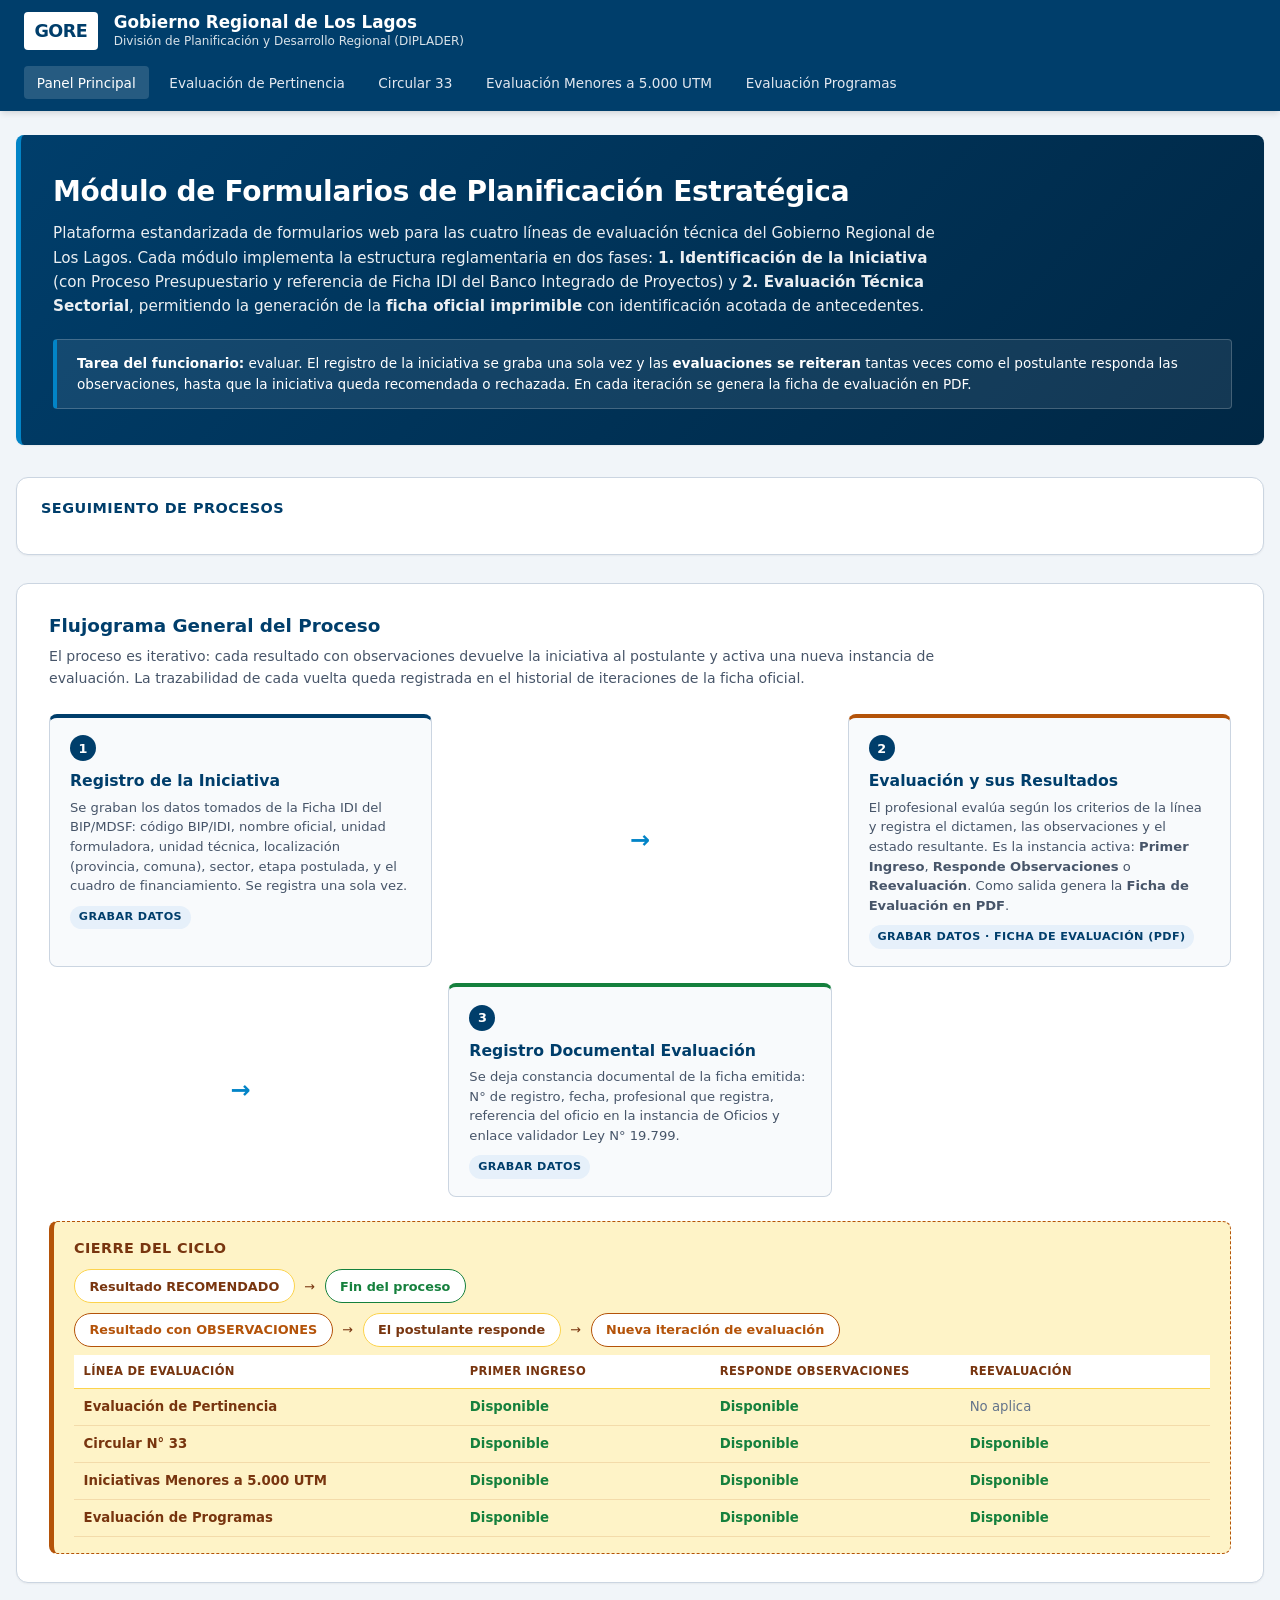
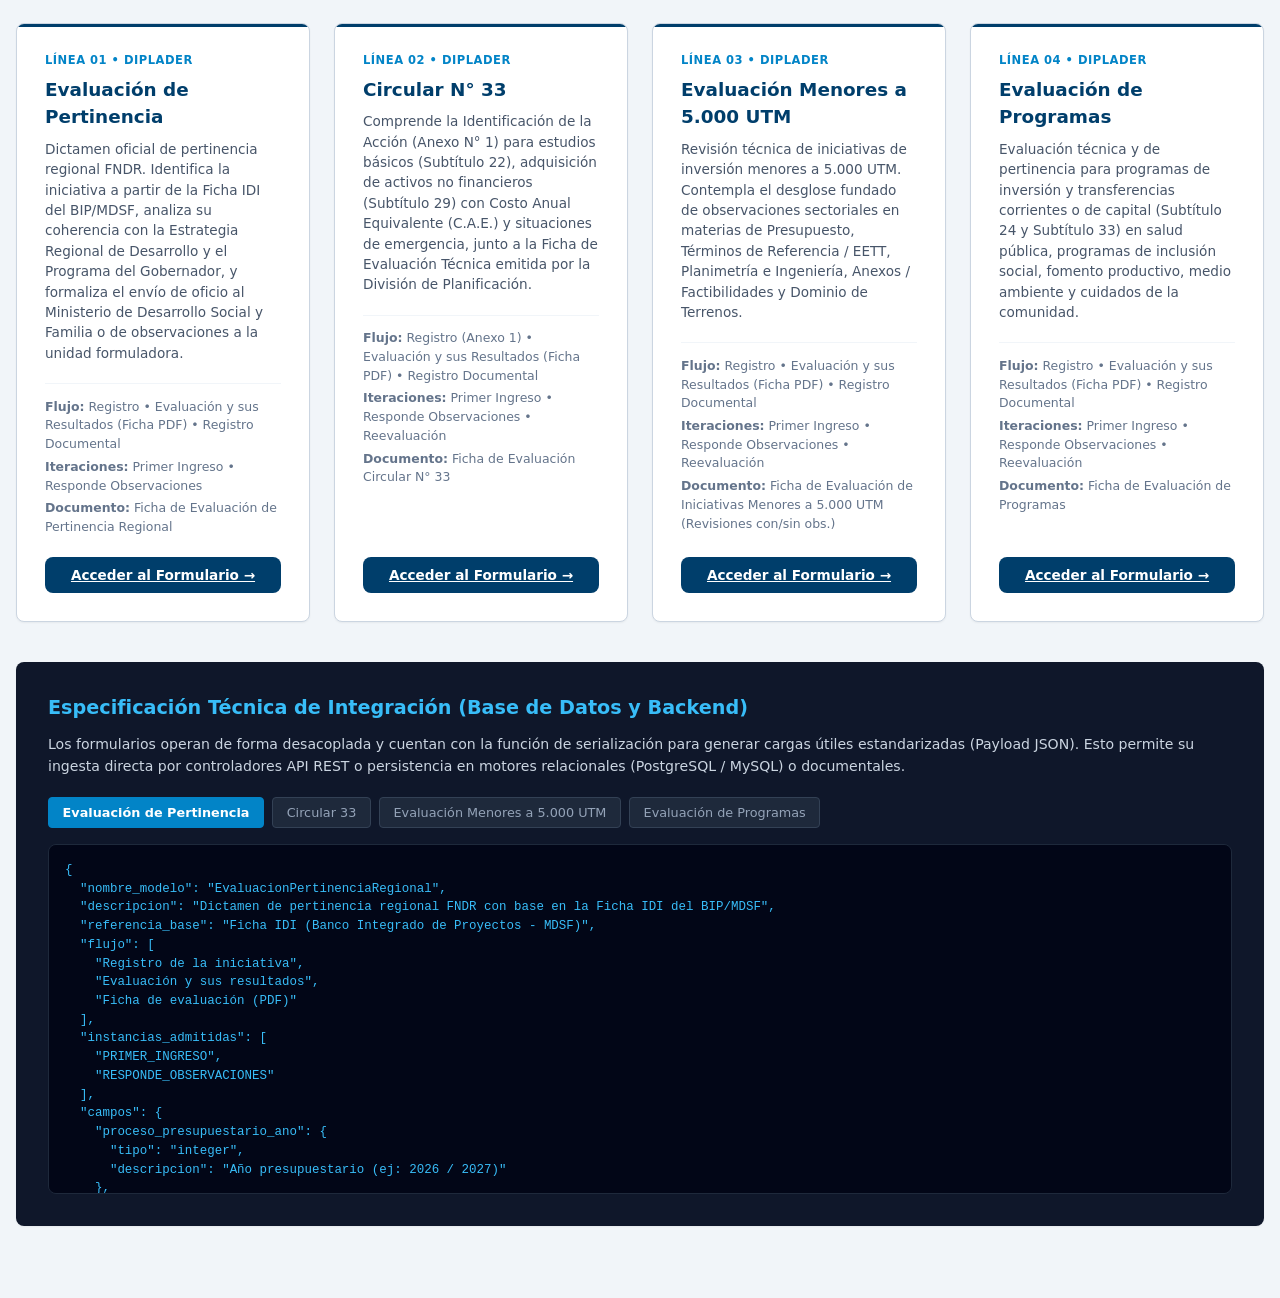
<file: index.html>
﻿<!DOCTYPE html>
<html lang="es">
<head>
  <meta charset="UTF-8">
  <meta name="viewport" content="width=device-width, initial-scale=1.0">
  <title>Sistema de Formularios y Procesos - Planificación Estratégica | GORE Los Lagos</title>
  <link rel="stylesheet" href="css/styles.css">
  <style>
    .portal-hero {
      background: linear-gradient(135deg, #003e6b 0%, #002744 100%);
      color: #ffffff;
      border-radius: var(--radius-md);
      padding: 2.25rem 2rem;
      margin-bottom: 2rem;
      box-shadow: var(--shadow-sm);
      border-left: 5px solid var(--secondary);
    }
    .portal-hero h2 {
      font-size: 1.75rem;
      font-weight: 700;
      margin-bottom: 0.5rem;
      letter-spacing: -0.3px;
    }
    .portal-hero p {
      font-size: 0.95rem;
      opacity: 0.92;
      max-width: 900px;
      line-height: 1.6;
    }

    .info-callout-portal {
      background: rgba(255, 255, 255, 0.08);
      border: 1px solid rgba(255, 255, 255, 0.2);
      border-left: 4px solid var(--secondary);
      padding: 0.85rem 1.25rem;
      border-radius: var(--radius-sm);
      margin-top: 1.25rem;
      font-size: 0.85rem;
    }

    .status-dashboard-panel {
      background: var(--bg-card);
      border: 1px solid var(--border-color);
      border-radius: var(--radius-lg);
      padding: 1.25rem 1.5rem;
      margin-bottom: 1.75rem;
      box-shadow: var(--shadow-sm);
    }
    .status-dashboard-header {
      font-size: 0.9rem;
      font-weight: 700;
      color: var(--primary);
      text-transform: uppercase;
      letter-spacing: 0.5px;
      margin-bottom: 0.9rem;
    }
    .status-dashboard-grid {
      display: grid;
      grid-template-columns: repeat(auto-fit, minmax(180px, 1fr));
      gap: 1rem;
    }
    .status-card {
      border-radius: 14px;
      border: 1px solid var(--border-color);
      padding: 1rem 1.1rem;
      background: #f8fafc;
      display: flex;
      flex-direction: column;
      gap: 0.35rem;
    }
    .status-card strong {
      font-size: 1.6rem;
      line-height: 1.1;
      color: var(--primary);
    }
    .status-label {
      font-size: 0.72rem;
      text-transform: uppercase;
      letter-spacing: 0.5px;
      font-weight: 700;
      color: var(--text-subtle);
    }
    .status-card-info { background: #eff6ff; }
    .status-card-warning { background: #fff7ed; }
    .status-card-alert { background: #fff1f2; }
    .status-card-success { background: #ecfdf5; }

    .process-cards-grid {
      display: grid;
      grid-template-columns: repeat(auto-fit, minmax(280px, 1fr));
      gap: 1.5rem;
      margin-bottom: 2.5rem;
    }

    .process-card {
      background: var(--bg-card);
      border: 1px solid var(--border-color);
      border-radius: var(--radius-md);
      padding: 1.75rem;
      box-shadow: var(--shadow-sm);
      display: flex;
      flex-direction: column;
      justify-content: space-between;
      transition: all 0.2s ease;
      position: relative;
      overflow: hidden;
    }
    .process-card:hover {
      box-shadow: var(--shadow-md);
      border-color: var(--secondary);
    }
    .process-card::before {
      content: '';
      position: absolute;
      top: 0;
      left: 0;
      right: 0;
      height: 3px;
      background: var(--primary);
    }
    .card-code {
      font-size: 0.72rem;
      font-weight: 700;
      text-transform: uppercase;
      letter-spacing: 0.5px;
      color: var(--secondary);
      margin-bottom: 0.4rem;
    }
    .card-title {
      font-size: 1.15rem;
      font-weight: 700;
      color: var(--primary);
      margin-bottom: 0.5rem;
    }
    .card-desc {
      font-size: 0.85rem;
      color: var(--text-muted);
      line-height: 1.5;
      margin-bottom: 1.25rem;
      flex-grow: 1;
    }
    .card-meta {
      border-top: 1px solid #f1f5f9;
      padding-top: 0.85rem;
      margin-bottom: 1.25rem;
      font-size: 0.78rem;
      color: var(--text-subtle);
      display: flex;
      flex-direction: column;
      gap: 0.25rem;
    }

    .tech-guide-box {
      background: #0f172a;
      color: #f8fafc;
      border-radius: var(--radius-md);
      padding: 2rem;
      box-shadow: var(--shadow-sm);
    }
    .tech-guide-box h3 {
      color: #38bdf8;
      font-size: 1.2rem;
      margin-bottom: 0.75rem;
      font-weight: 700;
    }
    .schema-tabs {
      display: flex;
      gap: 0.5rem;
      margin-bottom: 1rem;
      flex-wrap: wrap;
    }
    .schema-tab-btn {
      background: #1e293b;
      color: #94a3b8;
      border: 1px solid #334155;
      padding: 0.45rem 0.85rem;
      border-radius: var(--radius-sm);
      font-size: 0.8rem;
      cursor: pointer;
      font-family: inherit;
    }
    .schema-tab-btn.active {
      background: #0284c7;
      color: #ffffff;
      border-color: #0284c7;
      font-weight: 600;
    }

    /* ------------------------------------------------------------------ */
    /* Flujograma General del Proceso de Evaluación                        */
    /* ------------------------------------------------------------------ */
    .flow-panel {
      background: var(--bg-card);
      border: 1px solid var(--border-color);
      border-radius: var(--radius-lg);
      padding: 1.75rem 2rem;
      margin-bottom: 2.5rem;
      box-shadow: var(--shadow-sm);
    }

    .flow-panel h3 {
      font-size: 1.15rem;
      color: var(--primary);
      font-weight: 700;
      margin-bottom: 0.35rem;
    }

    .flow-panel > p {
      font-size: 0.88rem;
      color: var(--text-muted);
      max-width: 950px;
      margin-bottom: 1.5rem;
      line-height: 1.6;
    }

    .flow-track {
      display: grid;
      grid-template-columns: repeat(3, 1fr);
      gap: 1rem;
      align-items: stretch;
    }

    @media (max-width: 900px) {
      .flow-track { grid-template-columns: 1fr; }
    }

    .flow-node {
      position: relative;
      background: #f8fafc;
      border: 1px solid var(--border-color);
      border-top: 4px solid var(--secondary);
      border-radius: var(--radius-md);
      padding: 1.1rem 1.25rem;
    }

    .flow-node.flow-registro { border-top-color: var(--primary); }
    .flow-node.flow-evaluacion { border-top-color: var(--warning); }
    .flow-node.flow-salida { border-top-color: var(--success); }

    .flow-node .flow-step {
      display: inline-flex;
      align-items: center;
      justify-content: center;
      width: 26px;
      height: 26px;
      border-radius: 50%;
      background: var(--primary);
      color: #ffffff;
      font-weight: 700;
      font-size: 0.8rem;
      margin-bottom: 0.5rem;
    }

    .flow-node h4 {
      font-size: 0.98rem;
      color: var(--primary);
      font-weight: 700;
      margin-bottom: 0.3rem;
    }

    .flow-node p {
      font-size: 0.82rem;
      color: var(--text-muted);
      line-height: 1.5;
    }

    .flow-node .flow-tag {
      display: inline-block;
      margin-top: 0.6rem;
      background: var(--primary-light);
      color: var(--primary);
      font-size: 0.7rem;
      font-weight: 700;
      text-transform: uppercase;
      letter-spacing: 0.4px;
      padding: 0.2rem 0.55rem;
      border-radius: 9999px;
    }

    .flow-arrow {
      display: flex;
      align-items: center;
      justify-content: center;
      font-size: 1.5rem;
      color: var(--border-focus);
      font-weight: 700;
    }

    @media (max-width: 900px) {
      .flow-arrow { transform: rotate(90deg); padding: 0.25rem 0; }
    }

    .flow-loop {
      margin-top: 1.5rem;
      border: 1px dashed var(--warning);
      border-left: 5px solid var(--warning);
      background: var(--warning-light);
      border-radius: var(--radius-md);
      padding: 1rem 1.25rem;
    }

    .flow-loop h4 {
      font-size: 0.9rem;
      color: #78350f;
      font-weight: 700;
      margin-bottom: 0.6rem;
      text-transform: uppercase;
      letter-spacing: 0.4px;
    }

    .flow-loop-track {
      display: flex;
      align-items: center;
      gap: 0.6rem;
      flex-wrap: wrap;
    }

    .flow-chip {
      background: #ffffff;
      border: 1px solid #fcd34d;
      border-radius: 20px;
      padding: 0.4rem 0.9rem;
      font-size: 0.8rem;
      font-weight: 700;
      color: #78350f;
    }

    .flow-chip.chip-observado { border-color: var(--warning); color: var(--warning); }
    .flow-chip.chip-final { border-color: var(--success); color: var(--success); }
    .flow-loop-note { font-size: 0.8rem; color: #78350f; }

    .flow-matrix {
      width: 100%;
      border-collapse: collapse;
      margin-top: 0.5rem;
      font-size: 0.83rem;
    }

    .flow-matrix th {
      text-align: left;
      background: #ffffff;
      color: #78350f;
      font-size: 0.72rem;
      text-transform: uppercase;
      letter-spacing: 0.3px;
      padding: 0.5rem 0.6rem;
      border-bottom: 1px solid #fcd34d;
    }

    .flow-matrix td {
      padding: 0.5rem 0.6rem;
      border-bottom: 1px solid rgba(180, 83, 9, 0.15);
      color: #78350f;
      font-weight: 600;
    }

    .flow-matrix td.yes { color: var(--success); }
    .flow-matrix td.no { color: var(--text-subtle); font-weight: 500; }
  </style>
</head>
<body>

  <!-- Barra Superior -->
  <header class="top-nav">
    <div class="top-nav-inner">
      <a href="index.html" class="brand-wrapper">
        <span class="brand-logo-badge">GORE</span>
        <div class="brand-info">
          <h1>Gobierno Regional de Los Lagos</h1>
          <p>División de Planificación y Desarrollo Regional (DIPLADER)</p>
        </div>
      </a>
      <nav class="nav-links">
        <a href="index.html" class="nav-link active">Panel Principal</a>
        <a href="pertinencia.html" class="nav-link">Evaluación de Pertinencia</a>
        <a href="circular-33.html" class="nav-link">Circular 33</a>
        <a href="evaluacion-5000-utm.html" class="nav-link">Evaluación Menores a 5.000 UTM</a>
        <a href="evaluacion-programas.html" class="nav-link">Evaluación Programas</a>
      </nav>
    </div>
  </header>

  <main class="main-container">
    
    <!-- Hero / Bienvenida -->
    <div class="portal-hero">
      <h2>Módulo de Formularios de Planificación Estratégica</h2>
      <p>
        Plataforma estandarizada de formularios web para las cuatro líneas de evaluación técnica del Gobierno Regional de Los Lagos.
        Cada módulo implementa la estructura reglamentaria en dos fases: <strong>1. Identificación de la Iniciativa</strong> (con Proceso Presupuestario y referencia de Ficha IDI del Banco Integrado de Proyectos) y <strong>2. Evaluación Técnica Sectorial</strong>, permitiendo la generación de la <strong>ficha oficial imprimible</strong> con identificación acotada de antecedentes.
      </p>
      <div class="info-callout-portal">
        <strong>Tarea del funcionario:</strong> evaluar. El registro de la iniciativa se graba una sola vez y las
        <strong>evaluaciones se reiteran</strong> tantas veces como el postulante responda las observaciones,
        hasta que la iniciativa queda recomendada o rechazada. En cada iteración se genera la ficha de evaluación en PDF.
      </div>
    </div>

    <div class="status-dashboard-panel">
      <div class="status-dashboard-header">Seguimiento de procesos</div>
      <div id="dashboardProcesos"></div>
    </div>

    <!-- Flujograma General del Proceso -->
    <div class="flow-panel">
      <h3>Flujograma General del Proceso</h3>
      <p>
        El proceso es iterativo: cada resultado con observaciones devuelve la iniciativa al postulante y activa una
        nueva instancia de evaluación. La trazabilidad de cada vuelta queda registrada en el historial de iteraciones
        de la ficha oficial.
      </p>

      <div class="flow-track">
        <div class="flow-node flow-registro">
          <span class="flow-step">1</span>
          <h4>Registro de la Iniciativa</h4>
          <p>
            Se graban los datos tomados de la Ficha IDI del BIP/MDSF: código BIP/IDI, nombre oficial,
            unidad formuladora, unidad técnica, localización (provincia, comuna), sector, etapa postulada,
            y el cuadro de financiamiento. Se registra una sola vez.
          </p>
          <span class="flow-tag">Grabar datos</span>
        </div>

        <div class="flow-arrow">&rarr;</div>

        <div class="flow-node flow-evaluacion">
          <span class="flow-step">2</span>
          <h4>Evaluación y sus Resultados</h4>
          <p>
            El profesional evalúa según los criterios de la línea y registra el dictamen, las observaciones y el estado
            resultante. Es la instancia activa: <strong>Primer Ingreso</strong>, <strong>Responde Observaciones</strong>
            o <strong>Reevaluación</strong>. Como salida genera la <strong>Ficha de Evaluación en PDF</strong>.
          </p>
          <span class="flow-tag">Grabar datos &middot; Ficha de Evaluación (PDF)</span>
        </div>

        <div class="flow-arrow">&rarr;</div>

        <div class="flow-node flow-salida">
          <span class="flow-step">3</span>
          <h4>Registro Documental Evaluación</h4>
          <p>
            Se deja constancia documental de la ficha emitida: N° de registro, fecha, profesional que registra,
            referencia del oficio en la instancia de Oficios y enlace validador Ley N° 19.799.
          </p>
          <span class="flow-tag">Grabar datos</span>
        </div>
      </div>

      <div class="flow-loop">
        <h4>Cierre del Ciclo</h4>
        <div class="flow-loop-track">
          <span class="flow-chip">Resultado RECOMENDADO</span>
          <span class="flow-loop-note">&rarr;</span>
          <span class="flow-chip chip-final">Fin del proceso</span>
        </div>
        <div class="flow-loop-track" style="margin-top: 0.6rem;">
          <span class="flow-chip chip-observado">Resultado con OBSERVACIONES</span>
          <span class="flow-loop-note">&rarr;</span>
          <span class="flow-chip">El postulante responde</span>
          <span class="flow-loop-note">&rarr;</span>
          <span class="flow-chip chip-observado">Nueva iteración de evaluación</span>
        </div>

        <table class="flow-matrix">
          <thead>
            <tr>
              <th style="width: 34%;">Línea de evaluación</th>
              <th style="width: 22%;">Primer Ingreso</th>
              <th style="width: 22%;">Responde Observaciones</th>
              <th style="width: 22%;">Reevaluación</th>
            </tr>
          </thead>
          <tbody>
            <tr>
              <td>Evaluación de Pertinencia</td>
              <td class="yes">Disponible</td>
              <td class="yes">Disponible</td>
              <td class="no">No aplica</td>
            </tr>
            <tr>
              <td>Circular N° 33</td>
              <td class="yes">Disponible</td>
              <td class="yes">Disponible</td>
              <td class="yes">Disponible</td>
            </tr>
            <tr>
              <td>Iniciativas Menores a 5.000 UTM</td>
              <td class="yes">Disponible</td>
              <td class="yes">Disponible</td>
              <td class="yes">Disponible</td>
            </tr>
            <tr>
              <td>Evaluación de Programas</td>
              <td class="yes">Disponible</td>
              <td class="yes">Disponible</td>
              <td class="yes">Disponible</td>
            </tr>
          </tbody>
        </table>
      </div>
    </div>

    <!-- Tarjetas de Procesos -->
    <div class="process-cards-grid">

      <!-- Tarjeta 1: Pertinencia -->
      <div class="process-card">
        <div>
          <div class="card-code">Línea 01 &bull; DIPLADER</div>
          <h3 class="card-title">Evaluación de Pertinencia</h3>
          <p class="card-desc">
            Dictamen oficial de pertinencia regional FNDR. Identifica la iniciativa a partir de la Ficha IDI del BIP/MDSF, analiza su coherencia con la Estrategia Regional de Desarrollo y el Programa del Gobernador, y formaliza el envío de oficio al Ministerio de Desarrollo Social y Familia o de observaciones a la unidad formuladora.
          </p>
          <div class="card-meta">
            <span><strong>Flujo:</strong> Registro &bull; Evaluación y sus Resultados (Ficha PDF) &bull; Registro Documental</span>
            <span><strong>Iteraciones:</strong> Primer Ingreso &bull; Responde Observaciones</span>
            <span><strong>Documento:</strong> Ficha de Evaluación de Pertinencia Regional</span>
          </div>
        </div>
        <a href="pertinencia.html" class="btn btn-primary" style="width: 100%;">Acceder al Formulario &rarr;</a>
      </div>

      <!-- Tarjeta 2: Circular 33 -->
      <div class="process-card">
        <div>
          <div class="card-code">Línea 02 &bull; DIPLADER</div>
          <h3 class="card-title">Circular N° 33</h3>
          <p class="card-desc">
            Comprende la Identificación de la Acción (Anexo N° 1) para estudios básicos (Subtítulo 22), adquisición de activos no financieros (Subtítulo 29) con Costo Anual Equivalente (C.A.E.) y situaciones de emergencia, junto a la Ficha de Evaluación Técnica emitida por la División de Planificación.
          </p>
          <div class="card-meta">
            <span><strong>Flujo:</strong> Registro (Anexo 1) &bull; Evaluación y sus Resultados (Ficha PDF) &bull; Registro Documental</span>
            <span><strong>Iteraciones:</strong> Primer Ingreso &bull; Responde Observaciones &bull; Reevaluación</span>
            <span><strong>Documento:</strong> Ficha de Evaluación Circular N° 33</span>
          </div>
        </div>
        <a href="circular-33.html" class="btn btn-primary" style="width: 100%;">Acceder al Formulario &rarr;</a>
      </div>

      <!-- Tarjeta 3: Menores a 5.000 UTM -->
      <div class="process-card">
        <div>
          <div class="card-code">Línea 03 &bull; DIPLADER</div>
          <h3 class="card-title">Evaluación Menores a 5.000 UTM</h3>
          <p class="card-desc">
            Revisión técnica de iniciativas de inversión menores a 5.000 UTM. Contempla el desglose fundado de observaciones sectoriales en materias de Presupuesto, Términos de Referencia / EETT, Planimetría e Ingeniería, Anexos / Factibilidades y Dominio de Terrenos.
          </p>
          <div class="card-meta">
            <span><strong>Flujo:</strong> Registro &bull; Evaluación y sus Resultados (Ficha PDF) &bull; Registro Documental</span>
            <span><strong>Iteraciones:</strong> Primer Ingreso &bull; Responde Observaciones &bull; Reevaluación</span>
            <span><strong>Documento:</strong> Ficha de Evaluación de Iniciativas Menores a 5.000 UTM (Revisiones con/sin obs.)</span>
          </div>
        </div>
        <a href="evaluacion-5000-utm.html" class="btn btn-primary" style="width: 100%;">Acceder al Formulario &rarr;</a>
      </div>

      <!-- Tarjeta 4: Programas -->
      <div class="process-card">
        <div>
          <div class="card-code">Línea 04 &bull; DIPLADER</div>
          <h3 class="card-title">Evaluación de Programas</h3>
          <p class="card-desc">
            Evaluación técnica y de pertinencia para programas de inversión y transferencias corrientes o de capital (Subtítulo 24 y Subtítulo 33) en salud pública, programas de inclusión social, fomento productivo, medio ambiente y cuidados de la comunidad.
          </p>
          <div class="card-meta">
            <span><strong>Flujo:</strong> Registro &bull; Evaluación y sus Resultados (Ficha PDF) &bull; Registro Documental</span>
            <span><strong>Iteraciones:</strong> Primer Ingreso &bull; Responde Observaciones &bull; Reevaluación</span>
            <span><strong>Documento:</strong> Ficha de Evaluación de Programas</span>
          </div>
        </div>
        <a href="evaluacion-programas.html" class="btn btn-primary" style="width: 100%;">Acceder al Formulario &rarr;</a>
      </div>

    </div>

    <!-- Guía Técnica para el Equipo de Backend y Base de Datos -->
    <div class="tech-guide-box">
      <h3>Especificación Técnica de Integración (Base de Datos y Backend)</h3>
      <p style="color: #cbd5e1; font-size: 0.88rem; margin-bottom: 1.25rem; line-height: 1.5;">
        Los formularios operan de forma desacoplada y cuentan con la función de serialización para generar cargas útiles estandarizadas (Payload JSON). Esto permite su ingesta directa por controladores API REST o persistencia en motores relacionales (PostgreSQL / MySQL) o documentales.
      </p>

      <div class="schema-tabs">
        <button type="button" class="schema-tab-btn active" onclick="mostrarEsquema('pertinencia', this)">Evaluación de Pertinencia</button>
        <button type="button" class="schema-tab-btn" onclick="mostrarEsquema('circular33', this)">Circular 33</button>
        <button type="button" class="schema-tab-btn" onclick="mostrarEsquema('evaluacion5000Utm', this)">Evaluación Menores a 5.000 UTM</button>
        <button type="button" class="schema-tab-btn" onclick="mostrarEsquema('evaluacionProgramas', this)">Evaluación de Programas</button>
      </div>

      <pre id="schemaCodeViewer" class="json-viewer" style="background:#020617; border: 1px solid #1e293b; max-height: 350px;"></pre>
    </div>

  </main>

  <script src="js/schemas.js"></script>
  <script src="js/app.js"></script>
  <script>
    function mostrarEsquema(modeloKey, btn) {
      document.querySelectorAll('.schema-tab-btn').forEach(b => b.classList.remove('active'));
      btn.classList.add('active');
      const schema = window.AppSchemas[modeloKey];
      document.getElementById('schemaCodeViewer').textContent = JSON.stringify(schema, null, 2);
    }

    document.addEventListener('DOMContentLoaded', () => {
      document.getElementById('schemaCodeViewer').textContent = JSON.stringify(window.AppSchemas.pertinencia, null, 2);
    });
  </script>
</body>
</html>
</file>
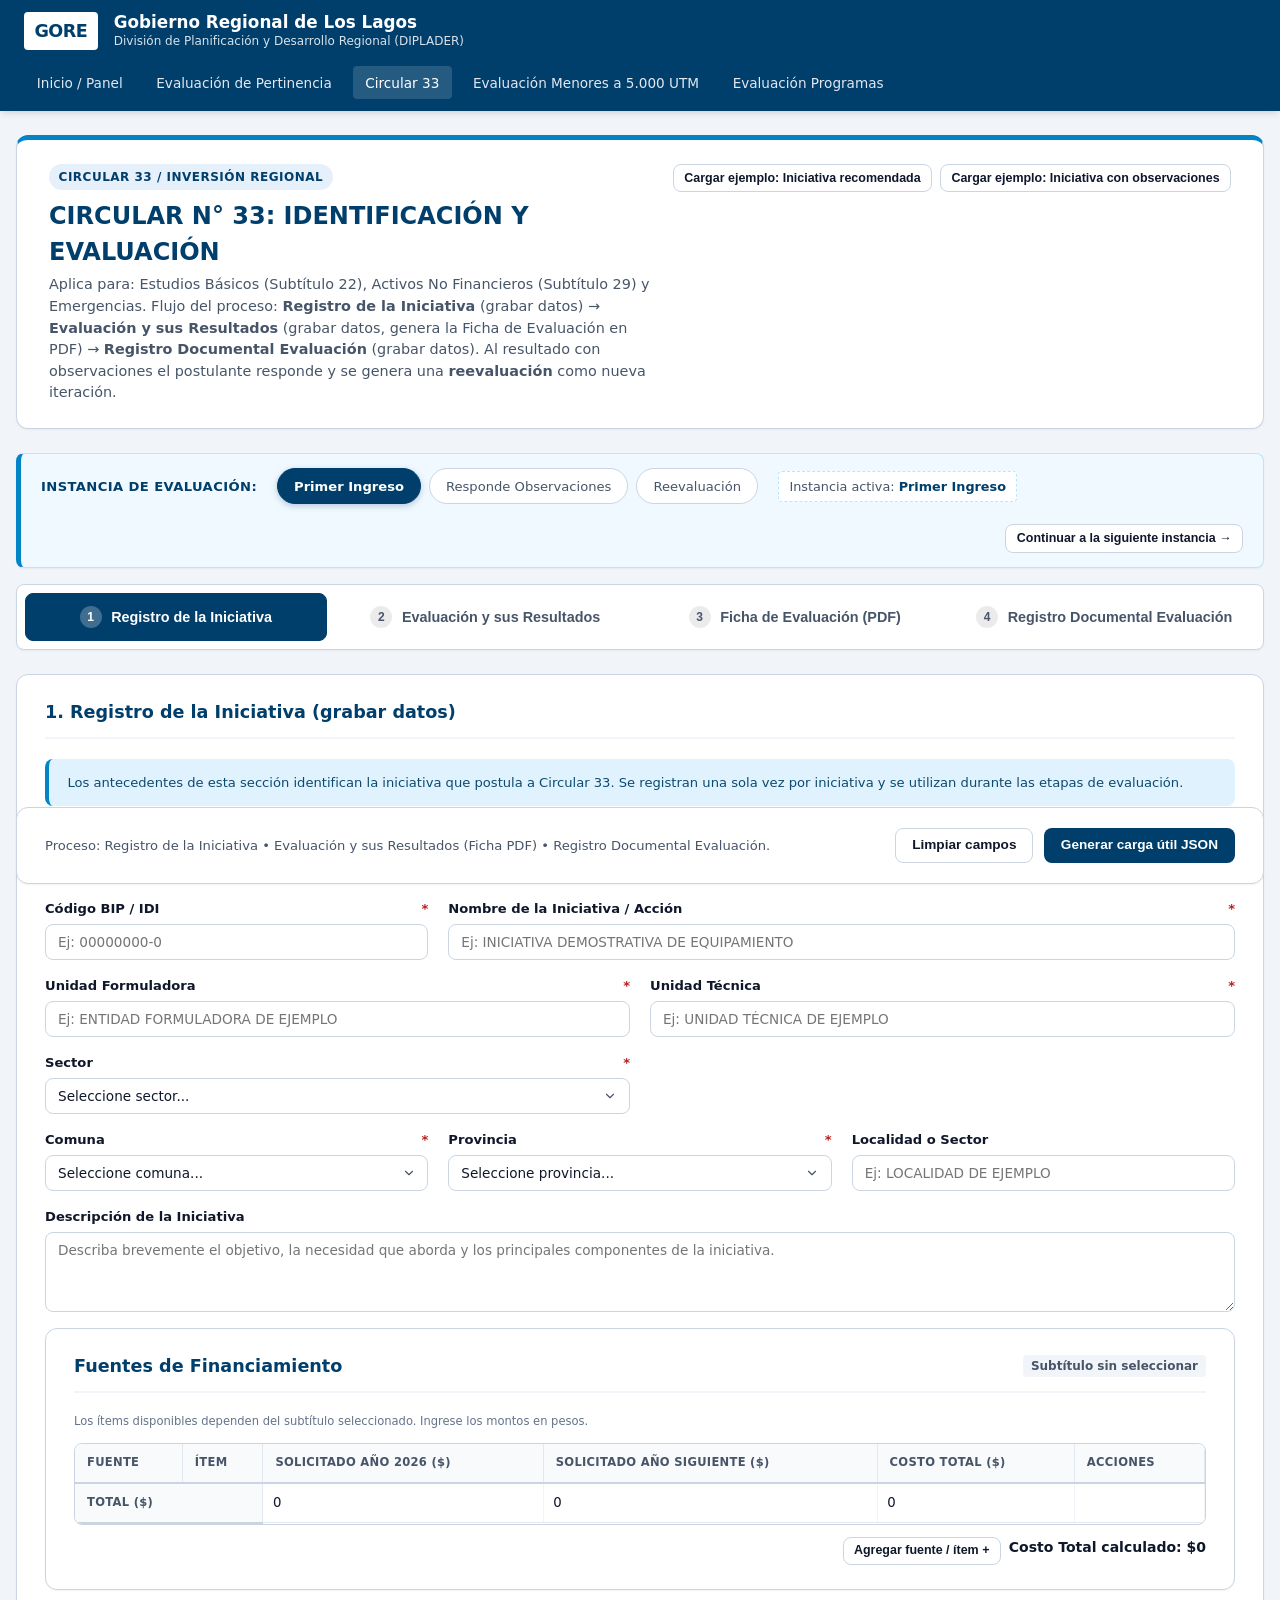
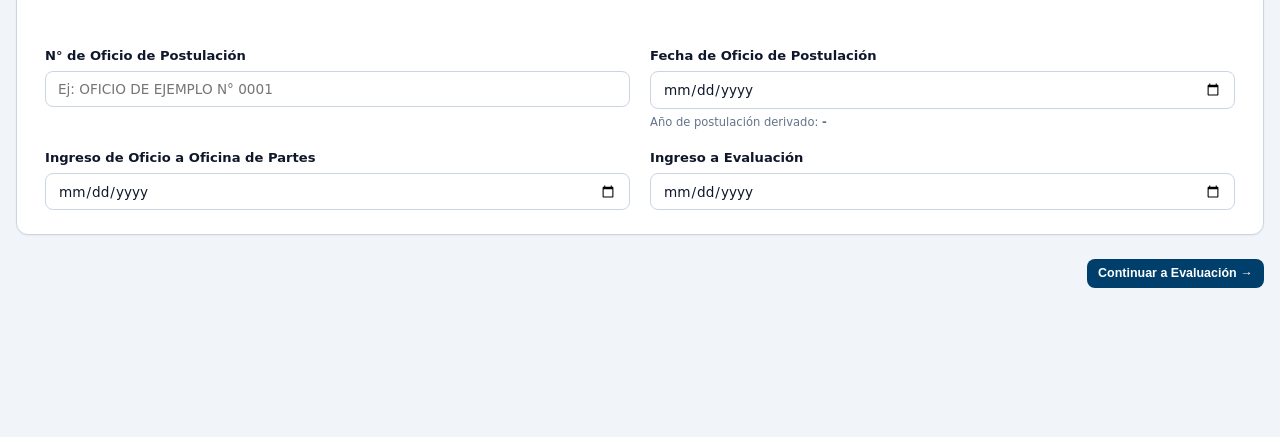
<file: circular-33.html>
<!DOCTYPE html>
<html lang="es">
<head>
  <meta charset="UTF-8">
  <meta name="viewport" content="width=device-width, initial-scale=1.0">
  <title>Circular 33: Identificación y Evaluación - GORE Los Lagos</title>
  <link rel="stylesheet" href="css/styles.css">
  <link rel="stylesheet" href="css/print.css" media="print">
</head>
<body>

  <!-- Barra Superior -->
  <header class="top-nav">
    <div class="top-nav-inner">
      <a href="index.html" class="brand-wrapper">
        <span class="brand-logo-badge">GORE</span>
        <div class="brand-info">
          <h1>Gobierno Regional de Los Lagos</h1>
          <p>División de Planificación y Desarrollo Regional (DIPLADER)</p>
        </div>
      </a>
      <nav class="nav-links">
        <a href="index.html" class="nav-link">Inicio / Panel</a>
        <a href="pertinencia.html" class="nav-link">Evaluación de Pertinencia</a>
        <a href="circular-33.html" class="nav-link active">Circular 33</a>
        <a href="evaluacion-5000-utm.html" class="nav-link">Evaluación Menores a 5.000 UTM</a>
        <a href="evaluacion-programas.html" class="nav-link">Evaluación Programas</a>
      </nav>
    </div>
  </header>

  <main class="main-container">
    
    <!-- Encabezado del Formulario -->
    <section class="form-header-card">
      <div class="form-header-title">
        <span class="form-category-pill">Circular 33 / Inversión Regional</span>
        <h2>CIRCULAR N° 33: IDENTIFICACIÓN Y EVALUACIÓN</h2>
        <p>
          Aplica para: Estudios Básicos (Subtítulo 22), Activos No Financieros (Subtítulo 29) y Emergencias.
          Flujo del proceso: <strong>Registro de la Iniciativa</strong> (grabar datos) &rarr;
          <strong>Evaluación y sus Resultados</strong> (grabar datos, genera la Ficha de Evaluación en PDF) &rarr;
          <strong>Registro Documental Evaluación</strong> (grabar datos). Al resultado con observaciones el postulante
          responde y se genera una <strong>reevaluación</strong> como nueva iteración.
        </p>
      </div>
      <div class="form-header-actions">
        <button type="button" class="btn btn-secondary btn-sm" onclick="cargarEjemploCircular33()">
          <span>Cargar ejemplo: Iniciativa recomendada</span>
        </button>
        <button type="button" class="btn btn-secondary btn-sm" onclick="cargarEjemploEvaluacionC33()">
          <span>Cargar ejemplo: Iniciativa con observaciones</span>
        </button>
      </div>
    </section>

    <!-- Selector de Instancia de Evaluación -->
    <div class="instancia-selector no-print" id="selectorInstancia"
         data-nombre-campo="instancia_evaluacion"
         data-permite-reevaluacion="true"
         data-tabla-iteraciones="tablaIteracionesC33"
         data-panel-evaluacion="pasoEvaluacionC33"
         data-campo-estado="c33_estado"
         data-campo-fecha="c33_fecha_eval"
         data-campo-detalle="c33_observaciones_eval"
         data-paso-evaluacion="evaluacion">
      <span class="instancia-selector-label">Instancia de Evaluación:</span>
      <div class="instancia-options">
        <label class="instancia-option">
          <input type="radio" name="instancia_evaluacion" value="Primer Ingreso" checked onchange="actualizarFichaImprimibleC33()">
          <span>Primer Ingreso</span>
        </label>
        <label class="instancia-option">
          <input type="radio" name="instancia_evaluacion" value="Responde Observaciones" onchange="actualizarFichaImprimibleC33()">
          <span>Responde Observaciones</span>
        </label>
        <label class="instancia-option">
          <input type="radio" name="instancia_evaluacion" value="Reevaluación" onchange="actualizarFichaImprimibleC33()">
          <span>Reevaluación</span>
        </label>
      </div>
      <span class="instancia-selector-help">
        Instancia activa: <strong id="instanciaDescripcionC33">Primer Ingreso</strong>
      </span>
      <button type="button" class="btn btn-secondary btn-sm instancia-next-btn" onclick="avanzarInstanciaC33()">
        Continuar a la siguiente instancia &rarr;
      </button>
    </div>

    <!-- Selector de Pasos -->
    <div class="process-step-tabs no-print">
      <button type="button" class="step-tab-btn active" id="tabBtn1" onclick="cambiarPasoC33('identificacion')">
        <span class="step-tab-number">1</span>
        <span>Registro de la Iniciativa</span>
      </button>
      <button type="button" class="step-tab-btn" id="tabBtn2" onclick="cambiarPasoC33('evaluacion')">
        <span class="step-tab-number">2</span>
        <span>Evaluación y sus Resultados</span>
      </button>
      <button type="button" class="step-tab-btn" id="tabBtn3" onclick="cambiarPasoC33('imprimible')">
        <span class="step-tab-number">3</span>
        <span>Ficha de Evaluación (PDF)</span>
      </button>
      <button type="button" class="step-tab-btn" id="tabBtn4" onclick="cambiarPasoC33('documental')">
        <span class="step-tab-number">4</span>
        <span>Registro Documental Evaluación</span>
      </button>
    </div>

    <!-- FORMULARIO CIRCULAR 33 -->
    <form id="formCircular33" oninput="actualizarFichaImprimibleC33()">

      <!-- ================= PASO 1: REGISTRO DE LA INICIATIVA ================= -->
      <div id="pasoIdentificacionC33" class="paso-contenedor">
        <input type="hidden" id="c33_etapa_postulacion" name="etapa_postulacion" value="Ejecución">
        <section class="form-section-card">
          <div class="section-header">
            <h3>1. Registro de la Iniciativa (grabar datos)</h3>
          </div>

          <div class="callout callout-info">
            <span>Los antecedentes de esta sección identifican la iniciativa que postula a Circular 33. Se registran una sola vez por iniciativa y se utilizan durante las etapas de evaluación.</span>
          </div>

          <div class="form-grid">
            <div class="col-6 c33-registro-field c33-orden-1">
              <div class="form-group">
                <label class="form-label" for="c33_proceso_ano">Proceso Presupuestario (Año) <span class="required">*</span></label>
                <input type="number" id="c33_proceso_ano" name="proceso_presupuestario_ano" class="form-control" value="2026" required>
              </div>
            </div>
            <div class="col-6 c33-registro-field c33-orden-2">
              <div class="form-group">
                <label class="form-label" for="subtitulo">Subtítulo <span class="required">*</span></label>
                <select id="subtitulo" name="subtitulo" class="form-control" required>
                  <option value="">Seleccione subtítulo...</option>
                  <option value="22">22</option>
                  <option value="29">29</option>
                  <option value="31">31</option>
                </select>
              </div>
            </div>
            <div class="col-4 c33-registro-field c33-orden-3">
              <div class="form-group">
                <label class="form-label" for="codigo_bip">Código BIP / IDI <span class="required">*</span></label>
                <input type="text" id="codigo_bip" name="codigo_bip" class="form-control" placeholder="Ej: 00000000-0" required>
              </div>
            </div>
            <div class="col-8 c33-registro-field c33-orden-4">
              <div class="form-group">
                <label class="form-label" for="nombre_accion">Nombre de la Iniciativa / Acción <span class="required">*</span></label>
                <input type="text" id="nombre_accion" name="nombre_accion" class="form-control" placeholder="Ej: INICIATIVA DEMOSTRATIVA DE EQUIPAMIENTO" required>
              </div>
            </div>

            <div class="col-6 c33-registro-field c33-orden-5">
              <div class="form-group">
                <label class="form-label" for="c33_unidad_formuladora">Unidad Formuladora <span class="required">*</span></label>
                <input type="text" id="c33_unidad_formuladora" name="unidad_formuladora" class="form-control" placeholder="Ej: ENTIDAD FORMULADORA DE EJEMPLO" required>
              </div>
            </div>
            <div class="col-6 c33-registro-field c33-orden-6">
              <div class="form-group">
                <label class="form-label" for="c33_unidad_tecnica">Unidad Técnica <span class="required">*</span></label>
                <input type="text" id="c33_unidad_tecnica" name="unidad_tecnica" class="form-control" placeholder="Ej: UNIDAD TÉCNICA DE EJEMPLO" required>
              </div>
            </div>
            <div class="col-6 c33-registro-field c33-orden-7">
              <div class="form-group">
                <label class="form-label" for="c33_sector">Sector <span class="required">*</span></label>
                <select id="c33_sector" name="sector" class="form-control" required>
                  <option value="">Seleccione sector...</option>
                  <option value="Comunicaciones">Comunicaciones</option>
                  <option value="Cultura y Patrimonio">Cultura y Patrimonio</option>
                  <option value="Deporte">Deporte</option>
                  <option value="Educación">Educación</option>
                  <option value="Energía">Energía</option>
                  <option value="Justicia">Justicia</option>
                  <option value="Minería">Minería</option>
                  <option value="Multisectorial">Multisectorial</option>
                  <option value="Pesca">Pesca</option>
                  <option value="Recursos hídricos">Recursos hídricos</option>
                  <option value="Recursos naturales y Medio ambiente">Recursos naturales y Medio ambiente</option>
                  <option value="Salud">Salud</option>
                  <option value="Seguridad Pública">Seguridad Pública</option>
                  <option value="Transporte">Transporte</option>
                  <option value="Turismo y Comercio">Turismo y Comercio</option>
                  <option value="Vivienda y Desarrollo Urbano">Vivienda y Desarrollo Urbano</option>
                  <option value="Otro">Otro</option>
                </select>
              </div>
            </div>
            <div class="col-4 c33-registro-field c33-orden-10">
              <div class="form-group">
                <label class="form-label" for="provincia">Provincia <span class="required">*</span></label>
                <select id="provincia" name="provincia" class="form-control" data-location-province required>
                  <option value="">Seleccione provincia...</option>
                  <option value="LLANQUIHUE">LLANQUIHUE</option>
                  <option value="CHILOÉ">CHILOÉ</option>
                  <option value="OSORNO">OSORNO</option>
                  <option value="PALENA">PALENA</option>
                  <option value="REGIONAL">REGIONAL</option>
                </select>
              </div>
            </div>
            <div class="col-4 c33-registro-field c33-orden-9">
              <div class="form-group">
                <label class="form-label" for="comuna">Comuna <span class="required">*</span></label>
                <select id="comuna" name="comuna" class="form-control" data-location-commune required>
                  <option value="">Seleccione comuna...</option>
                  <option value="Ancud">Ancud</option>
                  <option value="Castro">Castro</option>
                  <option value="Chonchi">Chonchi</option>
                  <option value="Curaco de Vélez">Curaco de Vélez</option>
                  <option value="Dalcahue">Dalcahue</option>
                  <option value="Puqueldón">Puqueldón</option>
                  <option value="Queilén">Queilén</option>
                  <option value="Quellón">Quellón</option>
                  <option value="Quemchi">Quemchi</option>
                  <option value="Quinchao">Quinchao</option>
                  <option value="Calbuco">Calbuco</option>
                  <option value="Cochamó">Cochamó</option>
                  <option value="Fresia">Fresia</option>
                  <option value="Frutillar">Frutillar</option>
                  <option value="Llanquihue">Llanquihue</option>
                  <option value="Los Muermos">Los Muermos</option>
                  <option value="Maullín">Maullín</option>
                  <option value="Puerto Montt">Puerto Montt</option>
                  <option value="Puerto Varas">Puerto Varas</option>
                  <option value="Osorno">Osorno</option>
                  <option value="Puerto Octay">Puerto Octay</option>
                  <option value="Purranque">Purranque</option>
                  <option value="Puyehue">Puyehue</option>
                  <option value="Río Negro">Río Negro</option>
                  <option value="San Juan de la Costa">San Juan de la Costa</option>
                  <option value="San Pablo">San Pablo</option>
                  <option value="Chaitén">Chaitén</option>
                  <option value="Futaleufú">Futaleufú</option>
                  <option value="Hualaihué">Hualaihué</option>
                  <option value="Palena">Palena</option>
                  <option value="Regional">Regional</option>
                </select>
              </div>
            </div>
            <div class="col-4 c33-registro-field c33-orden-11">
              <div class="form-group">
                <label class="form-label" for="c33_localidad">Localidad o Sector</label>
                <input type="text" id="c33_localidad" name="localizacion.localidad" class="form-control" placeholder="Ej: LOCALIDAD DE EJEMPLO">
              </div>
            </div>
            <div class="col-12 c33-registro-field c33-orden-12">
              <div class="form-group">
                <label class="form-label" for="c33_descripcion_proyecto">Descripción de la Iniciativa</label>
                <textarea id="c33_descripcion_proyecto" name="descripcion_proyecto" rows="3" class="form-control" placeholder="Describa brevemente el objetivo, la necesidad que aborda y los principales componentes de la iniciativa."></textarea>
              </div>
            </div>

            <div class="col-12 c33-registro-field c33-orden-12">
              <section class="form-section-card pert-financing-capture">
                <div class="section-header">
                  <h3>Fuentes de Financiamiento</h3>
                  <span class="section-badge" id="c33_fin_badge_subtitulo">Subtítulo sin seleccionar</span>
                </div>
                <p class="form-hint">Los ítems disponibles dependen del subtítulo seleccionado. Ingrese los montos en pesos.</p>
                <div class="table-responsive">
                  <table class="data-table pert-financing-table" id="tablaFinanciamientoC33" data-table-id="fuentes_financiamiento">
                    <thead>
                      <tr>
                        <th>Fuente</th>
                        <th>Ítem</th>
                        <th id="c33_fin_ano_actual_label">Solicitado Año ($)</th>
                        <th>Solicitado Año Siguiente ($)</th>
                        <th>Costo Total ($)</th>
                        <th><span class="sr-only">Acciones</span></th>
                      </tr>
                    </thead>
                    <tbody id="c33_fin_body"></tbody>
                    <tfoot>
                      <tr>
                        <th colspan="2">TOTAL ($)</th>
                        <td data-total-for="solicitado_ano_actual">0</td>
                        <td data-total-for="solicitado_ano_siguiente">0</td>
                        <td data-total-for="costo_total">0</td>
                        <td></td>
                      </tr>
                    </tfoot>
                  </table>
                </div>
                <div class="table-actions">
                  <button type="button" class="btn btn-secondary btn-sm" onclick="agregarFilaFinanciamientoC33()">Agregar fuente / ítem +</button>
                  <strong>Costo Total calculado: <span id="c33_fin_total_calculado">$0</span></strong>
                </div>
              </section>
            </div>

            <div class="col-12 c33-registro-field c33-orden-13 form-grid-divider"></div>

            <div class="col-6 c33-registro-field c33-orden-14">
              <div class="form-group">
                <label class="form-label" for="c33_oficio_postulacion">N° de Oficio de Postulación</label>
                <input type="text" id="c33_oficio_postulacion" name="oficio_postulacion.numero" class="form-control" placeholder="Ej: OFICIO DE EJEMPLO N° 0001">
              </div>
            </div>
            <div class="col-6 c33-registro-field c33-orden-15">
              <div class="form-group">
                <label class="form-label" for="c33_oficio_postulacion_fecha">Fecha de Oficio de Postulación</label>
                <input type="date" id="c33_oficio_postulacion_fecha" name="oficio_postulacion.fecha" class="form-control">
                <span class="form-hint">Año de postulación derivado: <strong id="c33_registro_ano_post">-</strong></span>
              </div>
            </div>
            <div class="col-6 c33-registro-field c33-orden-16">
              <div class="form-group">
                <label class="form-label" for="c33_ingreso_oficina_partes">Ingreso de Oficio a Oficina de Partes</label>
                <input type="date" id="c33_ingreso_oficina_partes" name="oficio_postulacion.fechaIngresoOficinaPartes" class="form-control">
              </div>
            </div>
            <div class="col-6 c33-registro-field c33-orden-17">
              <div class="form-group">
                <label class="form-label" for="c33_ingreso_evaluacion">Ingreso a Evaluación</label>
                <input type="date" id="c33_ingreso_evaluacion" name="oficio_postulacion.fechaIngresoEvaluacion" class="form-control">
              </div>
            </div>

          </div>
        </section>

        <div class="table-actions">
          <button type="button" class="btn btn-primary btn-sm" onclick="cambiarPasoC33('evaluacion')">Continuar a Evaluación &rarr;</button>
        </div>
      </div>

      <!-- ================= PASO 2: EVALUACIÓN Y RESULTADOS ================= -->
      <div id="pasoEvaluacionC33" class="paso-contenedor" style="display: none;">
        <section class="form-section-card">
          <div class="section-header">
            <h3>2. Evaluación y Resultados (grabar datos)</h3>
            <span class="section-badge">Revisión GORE</span>
          </div>

          <div class="form-grid">
            <div class="col-12">
              <h4 class="form-subsection-title">Evaluación técnica de la iniciativa</h4>
            </div>
            <div class="col-12" id="bloqueDesgloseC33" hidden>
              <div class="form-group">
                <label class="form-label" for="c33_desglose_editor">
                  <span>Desglose según clasificador presupuestario <span class="required">*</span></span>
                  <button type="button" class="btn btn-secondary btn-sm" id="c33_desglose_limpiar">Limpiar desglose</button>
                </label>
                <div id="c33_desglose_editor" class="form-control desglose-pegado c33-rich-content" tabindex="0"
                     role="textbox" aria-multiline="true" aria-required="true"
                     aria-describedby="c33_desglose_ayuda c33_desglose_error"
                     data-placeholder="Haga clic aquí y pegue (Ctrl+V) la tabla copiada desde la hoja de cálculo."></div>
                <textarea id="c33_desglose_valor" name="evaluacion_c33.desglose_clasificador" hidden disabled></textarea>
                <span id="c33_desglose_ayuda" class="form-hint">Se detecta el formato de la tabla copiada (celdas, combinaciones, alineación y negrita). Cada pegado se agrega a continuación del anterior; también se acepta una captura de pantalla de la tabla. Puede hacer clic en cualquier celda para modificar su texto o números.</span>
                <span id="c33_desglose_error" class="form-hint desglose-error" role="alert" hidden>Pegue el desglose según clasificador presupuestario para una iniciativa recomendada del subtítulo 29.</span>
              </div>
            </div>

            <div class="col-12">
              <div class="form-group">
                <label class="form-label" for="c33_observaciones_eval">
                  <span>Detalle de la evaluación <span class="required">*</span></span>
                </label>
                <textarea id="c33_observaciones_eval" name="evaluacion_c33.texto_observaciones" rows="6" class="form-control" placeholder="Respecto a certificaciones: Certificado de asignación de conductor: falta documento emitido por el municipio..." required></textarea>
              </div>
            </div>

            <div class="col-12">
              <section class="form-section-card pert-financing-capture">
                <div class="section-header">
                  <h4>Fuentes de Financiamiento (Evaluación)</h4>
                  <span class="section-badge">Montos en pesos</span>
                </div>
                <p class="form-hint">Cuadro de referencia del Registro de la Iniciativa. Lo presentado es de solo lectura; confirme o modifique los montos recomendados de cada partida según los resultados de la evaluación. Esta es la tabla que se referencia en la ficha.</p>
                <div class="table-responsive">
                  <table class="data-table pert-financing-table" data-table-id="fuentes_financiamiento_evaluacion">
                    <thead>
                      <tr>
                        <th rowspan="2">Fuente / Subtítulo</th>
                        <th rowspan="2">Ítem</th>
                        <th rowspan="2">Clasificador presupuestario</th>
                        <th colspan="2">Presentado ($)</th>
                        <th colspan="2">Recomendado ($)</th>
                        <th rowspan="2">Total Presentado ($)</th>
                        <th rowspan="2">Total Recomendado ($)</th>
                      </tr>
                      <tr>
                        <th>Año actual</th>
                        <th>Año siguiente</th>
                        <th>Año actual</th>
                        <th>Año siguiente</th>
                      </tr>
                    </thead>
                    <tbody id="c33_eval_fin_body"></tbody>
                    <tfoot>
                      <tr>
                        <th colspan="3" style="text-align:right;">TOTAL</th>
                        <td data-eval-total="presentado_ano_actual">0</td>
                        <td data-eval-total="presentado_ano_siguiente">0</td>
                        <td data-eval-total="recomendado_ano_actual">0</td>
                        <td data-eval-total="recomendado_ano_siguiente">0</td>
                        <td data-eval-total="costo_total_presentado">0</td>
                        <td data-eval-total="costo_total_recomendado">0</td>
                      </tr>
                    </tfoot>
                  </table>
                </div>
                <p><strong>Costo total presentado:</strong> <span id="c33_eval_costo_presentado">$0</span> &nbsp; <strong>Costo total recomendado:</strong> <span id="c33_costo_recomendado">$0</span></p>
              </section>
            </div>
            <div class="col-6">
              <div class="form-group">
                <label class="form-label" for="c33_estado">Resultado de la Evaluación <span class="required">*</span></label>
                <select id="c33_estado" name="evaluacion_c33.estado" class="form-control" required onchange="actualizarBadgeC33(this.value)">
                  <option value="OBSERVADO">OBSERVADO</option>
                  <option value="RECOMENDADO TÉCNICAMENTE">RECOMENDADO TÉCNICAMENTE</option>
                </select>
              </div>
            </div>
            <div class="col-6" style="display: flex; align-items: flex-end; padding-bottom: 0.5rem;">
              <span class="status-badge observado" id="badgeC33">ESTADO: OBSERVADO</span>
            </div>

            <div class="col-4">
              <div class="form-group">
                <label class="form-label" for="c33_evaluador">Evaluado por (Profesional) <span class="required">*</span></label>
                <input type="text" id="c33_evaluador" name="evaluacion_c33.evaluador_nombre" class="form-control" placeholder="Nombre profesional evaluador" required>
              </div>
            </div>
            <div class="col-4">
              <div class="form-group">
                <label class="form-label" for="c33_fecha_eval">Fecha de Evaluación <span class="required">*</span></label>
                <input type="date" id="c33_fecha_eval" name="evaluacion_c33.fecha_evaluacion" class="form-control" required>
              </div>
            </div>
          </div>
        </section>

        <table id="tablaIteracionesC33" data-table-id="iteraciones" hidden style="display:none" aria-hidden="true">
          <tbody id="tbodyIteracionesC33"><tr data-table-row>
            <td><input type="text" data-field="numero"></td>
            <td><input type="date" data-field="fecha"></td>
            <td><select data-field="instancia"><option value=""></option><option>Primer Ingreso</option><option>Responde Observaciones</option><option>Reevaluación</option></select></td>
            <td><input type="text" data-field="estado"></td>
            <td><input type="text" data-field="detalle"></td>
          </tr></tbody>
        </table>
        <div class="table-actions">
          <button type="button" class="btn btn-secondary btn-sm" onclick="cambiarPasoC33('imprimible')">Ver Ficha de Evaluación (PDF) &rarr;</button>
          <button type="button" class="btn btn-primary btn-sm" onclick="cambiarPasoC33('documental')">Continuar a Registro Documental &rarr;</button>
        </div>
      </div>

<!-- ================= PASO 3: FICHA DE EVALUACIÓN (PDF) ================= -->
      <div id="seccionImprimibleOficialC33" style="display: none;">
        <div class="official-sheet">
          <div class="official-header">
            <div class="official-header-logos">
              <img src="assets/gore-los-lagos.png" alt="Gobierno Regional de Los Lagos">
              <img src="assets/core-los-lagos.png" alt="Consejo Regional de Los Lagos">
            </div>
            <div class="sheet-main-title pert-print-title">FICHA DE EVALUACION INICIATIVAS CIRCULAR N° 33</div>
          </div>

          <div class="sheet-section-title pert-print-section-title">ANTECEDENTES DE LA INICIATIVA:</div>
          <table class="pert-print-table">
            <tbody>
              <tr><th>PROVINCIA</th><td id="print_c33_provincia">-</td></tr>
              <tr><th>COMUNA</th><td id="print_c33_comuna">-</td></tr>
              <tr><th>PROCESO PRESUPUESTARIO</th><td id="print_c33_proceso_presupuestario">-</td></tr>
              <tr><th>AÑO DE POSTULACIÓN</th><td id="print_c33_ano_post">-</td></tr>
              <tr><th>CÓDIGO IDI</th><td id="print_c33_bip">-</td></tr>
              <tr><th>NOMBRE</th><td id="print_c33_nombre">-</td></tr>
              <tr><th>UNIDAD FORMULADORA</th><td id="print_c33_unidad_formuladora">-</td></tr>
              <tr><th>UNIDAD TÉCNICA</th><td id="print_c33_unidad_tecnica">-</td></tr>
              <tr><th>ETAPA</th><td id="print_c33_etapa">-</td></tr>
              <tr><th>SECTOR</th><td id="print_c33_sector">-</td></tr>
              <tr><th>SUBTÍTULO</th><td id="print_c33_subtitulo">-</td></tr>
            </tbody>
          </table>

          <div class="sheet-section-title pert-print-section-title">DESCRIPCIÓN DE LA INICIATIVA:</div>
          <div class="pert-print-description" id="print_c33_descripcion">-</div>

          <div class="sheet-section-title pert-print-section-title">FUENTE DE FINANCIAMIENTO:</div>
          <table class="pert-print-table pert-print-financing-table">
            <thead>
              <tr>
                <th>FUENTE / SUBTÍTULO</th>
                <th>ÍTEM</th>
                <th>CLASIFICADOR PRESUPUESTARIO</th>
                <th id="print_c33_fin_ano_actual_label"                >SOLICITADO AÑO M$</th>
                                <th>SOLICITADO AÑO SIGUIENTE M$</th>
                <th>COSTO TOTAL M$</th>
              </tr>
            </thead>
            <tbody id="print_c33_fin_body"></tbody>
            <tfoot>
              <tr>
                <th colspan="3">TOTAL</th>
                <td id="print_c33_total_ano_actual">0</td>
                <td id="print_c33_total_ano_siguiente">0</td>
                <td id="print_c33_costo_total">0</td>
              </tr>
            </tfoot>
          </table>

          <div id="print_c33_desglose_seccion" hidden>
            <div class="sheet-section-title pert-print-section-title">DESGLOSE SEGÚN CLASIFICADOR PRESUPUESTARIO:</div>
            <div class="c33-rich-content c33-desglose-print" id="print_c33_desglose"></div>
          </div>

          <div class="sheet-section-title pert-print-section-title">EVALUACIÓN:</div>
          <div class="pert-print-description" id="print_c33_evaluacion_bloque"></div>

          <div class="pert-print-status">
            <strong>ESTADO:</strong> <span class="status-badge observado" id="print_c33_estado_badge">OBSERVADO</span>
          </div>
          <div class="pert-print-footer">
            <div><strong>Evaluado por:</strong> <span id="print_c33_evaluador_texto">-</span></div>
            <div><strong>Fecha de Evaluación:</strong> <span id="print_c33_fecha_eval">-</span></div>
          </div>

        </div>
        <div class="official-sheet-actions no-print">
          <button type="button" class="btn btn-primary" onclick="imprimirFichaOficialC33()">
            <span>Imprimir Ficha de Evaluación / Exportar a PDF</span>
          </button>
        </div>
      </div>

      <!-- ================= PASO 4: REGISTRO DOCUMENTAL EVALUACIÓN ================= -->
      <div id="pasoDocumentalC33" class="paso-contenedor" style="display: none;">
        <section class="form-section-card">
          <div class="section-header">
            <h3>4. Registro Documental Evaluación (grabar datos)</h3>
            <span class="section-badge">Constancia documental</span>
          </div>
          <div class="callout callout-info">
            <span>Deja constancia de la Ficha de Evaluación emitida en el paso anterior. La firma electrónica y la
            emisión de oficios se realizan en la instancia de Oficios de la DIPLADER.</span>
          </div>

          <div class="form-grid">
            <div class="col-4">
              <div class="form-group">
                <label class="form-label" for="c33_reg_registrado_por">Registrado por (Profesional) <span class="required">*</span></label>
                <input type="text" id="c33_reg_registrado_por" name="registro_documental_evaluacion.registrado_por" class="form-control" placeholder="Nombre del profesional" required>
              </div>
            </div>

            <div class="col-4">
              <div class="form-group">
                <label class="form-label" for="c33_reg_oficio">N° de Oficio (Instancia de Oficios)</label>
                <input type="text" id="c33_reg_oficio" name="registro_documental_evaluacion.referencia_oficio" class="form-control" placeholder="Ej: OFICIO DE EJEMPLO N° 0002">
              </div>
            </div>
            <div class="col-4">
              <div class="form-group">
                <label class="form-label" for="c33_reg_oficio_fecha">Fecha del Oficio</label>
                <input type="date" id="c33_reg_oficio_fecha" name="registro_documental_evaluacion.fecha_oficio" class="form-control">
              </div>
            </div>
            <div class="col-12">
              <div class="form-group">
                <label class="form-label" for="c33_reg_oficio_destinatario">Destinatario del Oficio</label>
                <input type="text" id="c33_reg_oficio_destinatario" name="registro_documental_evaluacion.destinatario_oficio" class="form-control" placeholder="Ej: Entidad pública destinataria">
              </div>
            </div>
            <div class="col-12">
              <div class="form-group">
                <label class="form-label" for="c33_reg_validador">Enlace Validador DocDigital (Ley N° 19.799)</label>
                <input type="url" id="c33_reg_validador" name="registro_documental_evaluacion.url_validador_docdigital" class="form-control" placeholder="https://doc.digital.gob.cl/validador/...">
              </div>
            </div>

            <div class="col-12">
              <div class="form-group">
                <label class="form-label" for="c33_reg_observaciones">Constancia y Observaciones del Registro</label>
                <textarea id="c33_reg_observaciones" name="registro_documental_evaluacion.constancia_registro" rows="3" class="form-control" placeholder="Dónde se conserva el documento, a quién se remitió, observaciones de archivo..."></textarea>
              </div>
            </div>
          </div>

          <div class="cierre-ciclo-box" id="cierreCicloC33">
            <strong>Resultado del ciclo:</strong> <span id="cierreResultadoC33">-</span>
          </div>
        </section>
      </div>

      <!-- Barra de Acciones Final -->
      <div class="form-footer-bar no-print">
        <div class="form-footer-left">
          <span>Proceso: Registro de la Iniciativa &bull; Evaluación y sus Resultados (Ficha PDF) &bull; Registro Documental Evaluación.</span>
        </div>
        <div class="form-footer-right">
          <button type="reset" class="btn btn-secondary">Limpiar campos</button>
          <button type="button" class="btn btn-primary" onclick="guardarFormularioCircular33()">
            <span>Generar carga útil JSON</span>
          </button>
        </div>
      </div>

    </form>
  </main>

  <!-- Scripts -->
  <script src="js/schemas.js"></script>
  <script src="js/app.js"></script>
  <script src="js/localizacion.js"></script>
  <script>
    let desgloseC33ValidacionMostrada = false;
    const IMAGENES_PERMITIDAS_C33 = ['image/png', 'image/jpeg', 'image/gif', 'image/webp'];

    /** Lee las propiedades de formato seguras de una declaración CSS. */
    function estiloSeguroC33(declaraciones) {
      const estilo = {};
      String(declaraciones || '').split(';').forEach(declaracion => {
        const indice = declaracion.indexOf(':');
        if (indice < 0) return;
        const propiedad = declaracion.slice(0, indice).trim().toLowerCase();
        const valor = declaracion.slice(indice + 1).trim().toLowerCase();
        if (propiedad === 'text-align' && ['left', 'center', 'right', 'justify'].includes(valor)) {
          estilo.textAlign = valor;
        } else if (propiedad === 'font-weight') {
          estilo.fontWeight = (valor === 'bold' || Number(valor) >= 600) ? 'bold' : 'normal';
        } else if (propiedad === 'font-style' && ['italic', 'normal'].includes(valor)) {
          estilo.fontStyle = valor;
        }
      });
      return estilo;
    }

    /** Reúne el formato definido por clases en los bloques <style> (HTML del portapapeles de Excel). */
    function estilosPorClaseC33(documento) {
      const mapa = {};
      documento.querySelectorAll('style').forEach(bloque => {
        const reglas = (bloque.textContent || '').replace(/\/\*[\s\S]*?\*\//g, '').replace(/<!--|-->/g, '');
        const patron = /([^{}]+)\{([^{}]*)\}/g;
        let coincidencia;
        while ((coincidencia = patron.exec(reglas))) {
          const estilo = estiloSeguroC33(coincidencia[2]);
          if (!Object.keys(estilo).length) continue;
          coincidencia[1].split(',').forEach(selector => {
            const clase = selector.trim().match(/^(?:td|th|tr|table)?\.([\w-]+)$/i);
            if (clase) mapa[clase[1]] = { ...(mapa[clase[1]] || {}), ...estilo };
          });
        }
      });
      return mapa;
    }

    /**
     * Conserva únicamente las tablas del HTML copiado (estructura, celdas combinadas,
     * alineación, negrita y cursiva) y descarta cualquier otro elemento o atributo.
     */
    function sanitizarTablasC33(html) {
      const etiquetasTabla = new Set(['TABLE', 'THEAD', 'TBODY', 'TFOOT', 'TR', 'TH', 'TD', 'CAPTION']);
      const etiquetasTexto = new Set(['BR', 'STRONG', 'B', 'EM', 'I', 'U']);
      const documento = new DOMParser().parseFromString(String(html), 'text/html');
      const clases = estilosPorClaseC33(documento);
      const resultado = document.createElement('div');

      function aplicarEstilo(elemento, nodo) {
        const estilo = { ...(clases[nodo.getAttribute('class')] || {}), ...estiloSeguroC33(nodo.getAttribute('style')) };
        const css = [];
        if (estilo.textAlign) css.push(`text-align:${estilo.textAlign}`);
        if (estilo.fontWeight === 'bold') css.push('font-weight:bold');
        if (estilo.fontStyle === 'italic') css.push('font-style:italic');
        if (css.length) elemento.setAttribute('style', css.join(';'));
      }

      function copiarContenido(nodo, destino, tabla) {
        if (nodo.nodeType === Node.TEXT_NODE) {
          destino.appendChild(document.createTextNode(nodo.nodeValue || ''));
          return;
        }
        if (nodo.nodeType !== Node.ELEMENT_NODE) return;
        if (['SCRIPT', 'STYLE', 'IFRAME', 'OBJECT', 'SVG', 'MATH', 'IMG'].includes(nodo.tagName)) return;
        const permitido = etiquetasTexto.has(nodo.tagName) || (tabla && etiquetasTabla.has(nodo.tagName));
        if (!permitido) {
          Array.from(nodo.childNodes).forEach(hijo => copiarContenido(hijo, destino, tabla));
          return;
        }
        const elemento = document.createElement(nodo.tagName.toLowerCase());
        if (etiquetasTabla.has(nodo.tagName)) {
          aplicarEstilo(elemento, nodo);
          if (nodo.tagName === 'TD' || nodo.tagName === 'TH') {
            ['colspan', 'rowspan'].forEach(atributo => {
              const valor = Number(nodo.getAttribute(atributo));
              if (Number.isInteger(valor) && valor >= 2 && valor <= 50) {
                elemento.setAttribute(atributo, String(valor));
              }
            });
          }
        }
        Array.from(nodo.childNodes).forEach(hijo => copiarContenido(hijo, elemento, tabla));
        destino.appendChild(elemento);
      }

      documento.body.querySelectorAll('table').forEach(tabla => {
        if (tabla.parentElement?.closest('table')) return;
        copiarContenido(tabla, resultado, true);
      });
      return resultado.innerHTML;
    }

    /** Convierte texto separado por tabulaciones (celdas de una hoja de cálculo) en una tabla. */
    function tablaDesdeTextoC33(texto) {
      const filas = String(texto).replace(/\r/g, '').split('\n');
      while (filas.length && !filas[filas.length - 1].trim()) filas.pop();
      if (!filas.some(fila => fila.includes('\t'))) return '';
      const tabla = document.createElement('table');
      const cuerpo = document.createElement('tbody');
      filas.forEach(fila => {
        const tr = document.createElement('tr');
        fila.split('\t').forEach(celda => {
          const td = document.createElement('td');
          td.textContent = celda.replace(/^"([\s\S]*)"$/, '$1');
          tr.appendChild(td);
        });
        cuerpo.appendChild(tr);
      });
      tabla.appendChild(cuerpo);
      return tabla.outerHTML;
    }

    /** Detecta el formato del portapapeles: tabla HTML, texto tabulado o imagen. */
    function leerPortapapelesDesgloseC33(datos) {
      const html = sanitizarTablasC33(datos.getData('text/html'));
      if (html) return { tipo: 'html', html };
      const tablaTexto = tablaDesdeTextoC33(datos.getData('text/plain'));
      if (tablaTexto) return { tipo: 'texto', html: tablaTexto };
      const imagen = Array.from(datos.files || []).find(archivo => IMAGENES_PERMITIDAS_C33.includes(archivo.type));
      return imagen ? { tipo: 'imagen', imagen } : null;
    }

    function actualizarVisibilidadDesgloseC33() {
      const aplica = document.getElementById('subtitulo').value === '29' &&
        document.getElementById('c33_estado').value === 'RECOMENDADO TÉCNICAMENTE';
      const bloque = document.getElementById('bloqueDesgloseC33');
      const valor = document.getElementById('c33_desglose_valor');
      const contenido = valor.value;
      bloque.hidden = !aplica;
      valor.disabled = !aplica;
      document.getElementById('print_c33_desglose_seccion').hidden = !(aplica && contenido);
      document.getElementById('print_c33_desglose').innerHTML = aplica ? contenido : '';
      return aplica;
    }

    function sincronizarDesgloseC33() {
      const editor = document.getElementById('c33_desglose_editor');
      editor.querySelectorAll('td, th').forEach(celda => celda.setAttribute('contenteditable', 'true'));
      const copia = editor.cloneNode(true);
      copia.querySelectorAll('[contenteditable]').forEach(nodo => nodo.removeAttribute('contenteditable'));
      document.getElementById('c33_desglose_valor').value = copia.innerHTML;
      const aplica = actualizarVisibilidadDesgloseC33();
      const faltante = aplica && !editor.innerHTML;
      document.getElementById('c33_desglose_error').hidden = !(faltante && desgloseC33ValidacionMostrada);
      editor.setAttribute('aria-invalid', String(faltante && desgloseC33ValidacionMostrada));
    }

    function cargarDesgloseC33(html) {
      desgloseC33ValidacionMostrada = false;
      document.getElementById('c33_desglose_editor').innerHTML = sanitizarDesgloseGuardadoC33(html);
      sincronizarDesgloseC33();
    }

    /** Restaura contenido ya guardado: tablas sanitizadas más imágenes incrustadas. */
    function sanitizarDesgloseGuardadoC33(html) {
      const documento = new DOMParser().parseFromString(String(html || ''), 'text/html');
      const salida = document.createElement('div');
      Array.from(documento.body.children).forEach(nodo => {
        if (nodo.tagName === 'TABLE') {
          salida.insertAdjacentHTML('beforeend', sanitizarTablasC33(nodo.outerHTML));
        } else if (nodo.tagName === 'IMG') {
          const origen = nodo.getAttribute('src') || '';
          if (/^data:image\/(?:png|jpeg|gif|webp);base64,/i.test(origen)) {
            const img = document.createElement('img');
            img.src = origen;
            img.alt = 'Desglose según clasificador presupuestario';
            salida.appendChild(img);
          }
        }
      });
      return salida.innerHTML;
    }

    function agregarDesgloseC33(html) {
      const editor = document.getElementById('c33_desglose_editor');
      editor.insertAdjacentHTML('beforeend', sanitizarDesgloseGuardadoC33(html));
      sincronizarDesgloseC33();
    }

    function agregarImagenDesgloseC33(imagen) {
      const lector = new FileReader();
      lector.addEventListener('load', () => {
        if (typeof lector.result !== 'string') {
          alert('No fue posible leer la imagen pegada.');
          return;
        }
        agregarDesgloseC33(`<img src="${lector.result}">`);
      });
      lector.addEventListener('error', () => alert('No fue posible leer la imagen pegada.'));
      lector.readAsDataURL(imagen);
    }

    function pegarEnDesgloseC33(datos) {
      const contenido = leerPortapapelesDesgloseC33(datos);
      if (!contenido) {
        alert('El portapapeles no contiene una tabla. Copie las celdas desde la hoja de cálculo y vuelva a pegar.');
        return;
      }
      if (contenido.tipo === 'imagen') agregarImagenDesgloseC33(contenido.imagen);
      else agregarDesgloseC33(contenido.html);
    }

    function validarDesgloseC33() {
      desgloseC33ValidacionMostrada = true;
      sincronizarDesgloseC33();
      const editor = document.getElementById('c33_desglose_editor');
      if (editor.getAttribute('aria-invalid') === 'true') {
        editor.focus();
        return false;
      }
      return true;
    }

    function inicializarDesgloseC33() {
      const editor = document.getElementById('c33_desglose_editor');
      editor.addEventListener('paste', evento => {
        evento.preventDefault();
        const texto = evento.clipboardData.getData('text/plain');
        if (evento.target.closest?.('td, th') && !texto.includes('\t')) {
          document.execCommand('insertText', false, texto);
          sincronizarDesgloseC33();
          return;
        }
        pegarEnDesgloseC33(evento.clipboardData);
      });
      editor.addEventListener('input', sincronizarDesgloseC33);
      editor.addEventListener('dragover', evento => evento.preventDefault());
      editor.addEventListener('drop', evento => {
        evento.preventDefault();
        pegarEnDesgloseC33(evento.dataTransfer);
      });
      editor.addEventListener('keydown', evento => {
        if (evento.target.closest?.('td, th')) return;
        if (!(evento.ctrlKey || evento.metaKey) && evento.key.length === 1) evento.preventDefault();
      });
      document.getElementById('c33_desglose_limpiar').addEventListener('click', () => cargarDesgloseC33(''));
      document.getElementById('formCircular33').addEventListener('reset', () => {
        setTimeout(() => cargarDesgloseC33(''), 0);
      });
      sincronizarDesgloseC33();
    }

    function cambiarPasoC33(paso) {
      ['tabBtn1', 'tabBtn2', 'tabBtn3', 'tabBtn4'].forEach(id => {
        document.getElementById(id).classList.remove('active');
      });

      document.getElementById('pasoIdentificacionC33').style.display = 'none';
      document.getElementById('pasoEvaluacionC33').style.display = 'none';
      document.getElementById('pasoDocumentalC33').style.display = 'none';
      document.getElementById('seccionImprimibleOficialC33').style.display = 'none';

      if (paso === 'identificacion') {
        document.getElementById('tabBtn1').classList.add('active');
        document.getElementById('pasoIdentificacionC33').style.display = 'block';
      } else if (paso === 'evaluacion') {
        document.getElementById('tabBtn2').classList.add('active');
        document.getElementById('pasoEvaluacionC33').style.display = 'block';
      } else if (paso === 'imprimible') {
        document.getElementById('tabBtn3').classList.add('active');
        actualizarFichaImprimibleC33();
        document.getElementById('seccionImprimibleOficialC33').style.display = 'block';
      } else if (paso === 'documental') {
        document.getElementById('tabBtn4').classList.add('active');
        document.getElementById('pasoDocumentalC33').style.display = 'block';
      }
    }

    function actualizarBadgeC33(val) {
      const badge = document.getElementById('badgeC33');
      badge.className = 'status-badge';
      if (!val) {
        badge.classList.add('revision');
        badge.textContent = 'ESTADO: PENDIENTE DE REGISTRO';
      } else if (val === 'OBSERVADO') {
        badge.classList.add('observado');
        badge.textContent = 'ESTADO: OBSERVADO';
      } else if (val === 'RECOMENDADO TÉCNICAMENTE') {
        badge.classList.add('recomendado');
        badge.textContent = 'ESTADO: RECOMENDADO TÉCNICAMENTE';
        const detalle = document.getElementById('c33_observaciones_eval');
        if (detalle && !detalle.value.trim()) detalle.value = 'Cumple los requerimientos técnicos.';
      } else {
        badge.classList.add('rechazado');
        badge.textContent = 'ESTADO: ' + val;
      }
      actualizarFichaImprimibleC33();
    }

    function actualizarFichaImprimibleC33() {
      sincronizarSelectoresUbicacion();
      AppIteracion.aplicar();
      sincronizarSubtituloFinanciamientoC33();
      const getVal = id => document.getElementById(id)?.value || '';
      const claveInstancia = AppIteracion.actual();

      const etiquetaInstancia = AppIteracion.ETIQUETAS[claveInstancia];
      ['instanciaDescripcionC33'].forEach(id => {
        const el = document.getElementById(id);
        if (el) el.textContent = etiquetaInstancia;
      });

      document.getElementById('print_c33_provincia').textContent = getVal('provincia') || '-';
      document.getElementById('print_c33_comuna').textContent = getVal('comuna') || '-';
      document.getElementById('print_c33_sector').textContent = getVal('c33_sector') || '-';
      document.getElementById('print_c33_proceso_presupuestario').textContent = getVal('c33_proceso_ano') || '-';
      document.getElementById('print_c33_etapa').textContent = getVal('c33_etapa_postulacion') || '-';
      const fechaOficioPostulacion = getVal('c33_oficio_postulacion_fecha');
      document.getElementById('c33_registro_ano_post').textContent = fechaOficioPostulacion ? fechaOficioPostulacion.slice(0, 4) : '-';
      document.getElementById('print_c33_ano_post').textContent = fechaOficioPostulacion ? fechaOficioPostulacion.slice(0, 4) : '-';
      document.getElementById('print_c33_bip').textContent = getVal('codigo_bip') || '-';
      document.getElementById('print_c33_nombre').textContent = getVal('nombre_accion') || '-';
      document.getElementById('print_c33_unidad_formuladora').textContent = getVal('c33_unidad_formuladora') || '-';
      document.getElementById('print_c33_unidad_tecnica').textContent = getVal('c33_unidad_tecnica') || '-';
      document.getElementById('print_c33_descripcion').textContent = getVal('c33_descripcion_proyecto') || '-';
      document.getElementById('print_c33_subtitulo').textContent = getVal('subtitulo') || '-';
      actualizarFinanciamientoC33();

      // Evaluación bloque
      const obs = getVal('c33_observaciones_eval');
      document.getElementById('print_c33_evaluacion_bloque').textContent = obs || 'Sin observaciones registradas.';
      actualizarVisibilidadDesgloseC33();

      // Badge Estado
      const estado = getVal('c33_estado');
      const badge = document.getElementById('print_c33_estado_badge');
      if (estado === 'RECOMENDADO TÉCNICAMENTE') {
        badge.className = 'status-badge recomendado';
        badge.textContent = 'RECOMENDADO TÉCNICAMENTE';
      } else {
        badge.className = 'status-badge observado';
        badge.textContent = estado;
      }

      document.getElementById('print_c33_evaluador_texto').textContent = getVal('c33_evaluador') || 'Profesional Evaluador';
      document.getElementById('print_c33_fecha_eval').textContent = getVal('c33_fecha_eval') || '-';

      // Resultado del ciclo al cerrar el Registro Documental
      const cierre = document.getElementById('cierreResultadoC33');
      if (cierre) {
        cierre.textContent = AppIteracion.exigeIteracion(getVal('c33_estado'))
          ? 'Resultado con OBSERVACIONES: el postulante responde y se abre una nueva iteración de evaluación.'
          : 'Resultado RECOMENDADO TÉCNICAMENTE: fin del proceso.';
      }

    }

    /** Avanza al ciclo de iteraciones: responde observaciones -> reevaluación. */
    function avanzarInstanciaC33() {
      const estado = document.getElementById('c33_estado')?.value || '';
      AppIteracion.avanzar(estado, {
        actualizar: actualizarFichaImprimibleC33,
        irAlPaso: cambiarPasoC33
      });
      cargarDesgloseC33(document.getElementById('c33_desglose_valor').value);
    }

    function imprimirFichaOficialC33() {
      actualizarFichaImprimibleC33();
      mostrarSoloFicha(
        ['pasoIdentificacionC33', 'pasoEvaluacionC33', 'pasoDocumentalC33'],
        'seccionImprimibleOficialC33'
      );
      window.print();
    }

    function guardarFormularioCircular33() {
      if (!validarDesgloseC33()) return;
      if (!validarFechasDesdePostulacion('formCircular33')) return;
      const data = serializarEvaluacion('formCircular33', {
        modelo: 'Circular33Iniciativa',
        linea: 'Circular N° 33'
      });
      data.costo_total_presentado = calcularCostoTotalPresentado(data);
      data.costo_total_recomendado = calcularCostoTotalRecomendado(data);
      showJsonModal('Ficha Circular 33 - Payload para Backend', data);
    }

    function cargarFinanciamientoEjemploC33(item, clasificador, actual, siguiente) {
      document.getElementById('c33_fin_body').replaceChildren();
      document.getElementById('tablaFinanciamientoC33').dataset.subtitulo = '';
      sincronizarSubtituloFinanciamientoC33();
      const fila = document.querySelector('#c33_fin_body tr[data-table-row]');
      const selItem = fila.querySelector('[data-field="item"]');
      selItem.value = item;
      selItem.dispatchEvent(new Event('change'));
      fila.querySelector('[data-field="solicitado_ano_actual"]').value = actual;
      fila.querySelector('[data-field="solicitado_ano_siguiente"]').value = siguiente;
      actualizarFinanciamientoC33();
    }

    function cargarEjemploCircular33() {
      document.getElementById('c33_proceso_ano').value = 2026;
      document.getElementById('subtitulo').value = '29';
      document.getElementById('codigo_bip').value = "00000002-0";
      document.getElementById('nombre_accion').value = "ADQUISICIÓN DEMOSTRATIVA DE EQUIPAMIENTO COMUNITARIO";
      document.getElementById('c33_unidad_formuladora').value = "ENTIDAD FORMULADORA DE EJEMPLO";
      document.getElementById('c33_unidad_tecnica').value = "UNIDAD TÉCNICA DE EJEMPLO";
      document.getElementById('c33_sector').value = "Otro";
      document.getElementById('provincia').value = "CHILOÉ";
      document.getElementById('comuna').value = "Castro";
      document.getElementById('c33_localidad').value = "";
      document.getElementById('c33_descripcion_proyecto').value = "Descripción ficticia para probar la captura de una iniciativa.";
      cargarFinanciamientoEjemploC33('05', '001', 230000000, 0);

      document.getElementById('c33_estado').value = "RECOMENDADO TÉCNICAMENTE";
      actualizarBadgeC33("RECOMENDADO TÉCNICAMENTE");
      document.getElementById('c33_observaciones_eval').value = "La iniciativa demostrativa cumple los requisitos de ejemplo y se recomienda favorablemente.";
      cargarDesgloseC33(
        '<table><tbody>' +
        '<tr><th colspan="5" style="text-align:center;font-weight:bold">DESGLOSE DE MÁQUINAS Y EQUIPOS</th></tr>' +
        '<tr><td style="text-align:center">ITEM</td><td style="text-align:center">DESCRIPCIÓN</td><td style="text-align:center">CANTIDAD</td><td style="text-align:center">PRECIO UNITARIO</td><td style="text-align:center">TOTAL $</td></tr>' +
        '<tr><td>[29-05]</td><td>Equipo de ejemplo</td><td style="text-align:center">1</td><td style="text-align:right">230.000.000</td><td style="text-align:right">230.000.000</td></tr>' +
        '<tr><td colspan="4" style="text-align:right;font-weight:bold">TOTAL $</td><td style="text-align:right;font-weight:bold">230.000.000</td></tr>' +
        '</tbody></table>'
      );
      document.getElementById('c33_evaluador').value = "Fabian Rutte";
      document.getElementById('c33_fecha_eval').value = "2026-07-15";

      // Registro documental de la ficha emitida
      document.getElementById('c33_reg_registrado_por').value = "Fabian Rutte";
      document.getElementById('c33_reg_oficio').value = "OFICIO DE EJEMPLO N° 0005";
      document.getElementById('c33_reg_oficio_fecha').value = "2026-07-15";
      document.getElementById('c33_reg_observaciones').value = "Registro de ejemplo para demostración.";

      actualizarFichaImprimibleC33();
    }

    function cargarEjemploEvaluacionC33() {
      document.getElementById('c33_proceso_ano').value = 2026;
      document.getElementById('subtitulo').value = '29';
      document.getElementById('codigo_bip').value = "00000003-0";
      document.getElementById('nombre_accion').value = "INICIATIVA DEMOSTRATIVA DE MEJORAMIENTO COMUNITARIO";
      document.getElementById('c33_unidad_formuladora').value = "ENTIDAD FORMULADORA DE EJEMPLO";
      document.getElementById('c33_unidad_tecnica').value = "UNIDAD TÉCNICA DE EJEMPLO";
      document.getElementById('c33_sector').value = "Recursos hídricos";
      document.getElementById('provincia').value = "REGIONAL";
      document.getElementById('comuna').value = "Regional";
      document.getElementById('c33_localidad').value = "";
      document.getElementById('c33_descripcion_proyecto').value = "Descripción ficticia para probar la captura de una iniciativa.";
      cargarFinanciamientoEjemploC33('06', '001', 210148000, 0);

      document.getElementById('c33_estado').value = "OBSERVADO";
      actualizarBadgeC33("OBSERVADO");
      document.getElementById('c33_observaciones_eval').value = "Para este ejemplo:\n1. Completar los antecedentes técnicos demostrativos.\n2. Adjuntar documentación ficticia de respaldo.";
      document.getElementById('c33_evaluador').value = "Fabian Rutte";
      document.getElementById('c33_fecha_eval').value = "2026-06-22";

      // Registro documental de la ficha emitida (con resultado observado)
      document.getElementById('c33_reg_registrado_por').value = "Fabian Rutte";
      document.getElementById('c33_reg_oficio').value = "OFICIO DE EJEMPLO N° 0006";
      document.getElementById('c33_reg_oficio_fecha').value = "2026-06-22";
      document.getElementById('c33_reg_observaciones').value = "Observaciones ficticias para demostración del flujo.";

      actualizarFichaImprimibleC33();
    }

    const catalogoFinanciamientoC33 = {
      '22': [
        { item: '11', nombre: 'SERVICIOS TÉCNICOS Y PROFESIONALES', asignaciones: [['001', 'Estudios e Investigaciones']] }
      ],
      '29': [
        { item: '02', nombre: 'EDIFICIOS', asignaciones: [] },
        { item: '03', nombre: 'VEHÍCULOS', asignaciones: [] },
        { item: '04', nombre: 'MOBILIARIO Y OTROS', asignaciones: [] },
        { item: '05', nombre: 'MÁQUINAS Y EQUIPOS', asignaciones: [
          ['001', 'Máquinas y Equipos de Oficina'],
          ['002', 'Maquinarias y Equipos para la Producción'],
          ['999', 'Otras']
        ] },
        { item: '06', nombre: 'EQUIPOS INFORMÁTICOS', asignaciones: [
          ['001', 'Equipos Computacionales y Periféricos'],
          ['002', 'Equipos de Comunicaciones para Redes Informáticas']
        ] },
        { item: '07', nombre: 'PROGRAMAS INFORMÁTICOS', asignaciones: [
          ['001', 'Programas Computacionales'],
          ['002', 'Sistemas de Información']
        ] },
        { item: '99', nombre: 'OTROS ACTIVOS NO FINANCIEROS', asignaciones: [] }
      ],
      '31': [
        { item: '01', nombre: 'ESTUDIOS BÁSICOS', asignaciones: [
          ['001', 'G. Administrativos'],
          ['002', 'Consultoría']
        ] },
        { item: '02', nombre: 'PROYECTOS', asignaciones: [
          ['001', 'G. Administrativos'],
          ['002', 'Consultoría'],
          ['004', 'Obras Civiles'],
          ['005', 'Equipamiento'],
          ['006', 'Equipos'],
          ['999', 'Otros Gastos']
        ] },
        { item: '03', nombre: 'PROGRAMAS DE INVERSIÓN', asignaciones: [
          ['001', 'G. Administrativos Consultoría'],
          ['002', 'Consultoría'],
          ['003', 'Contratación del Programa']
        ] }
      ]
    };

    function itemsFinanciamientoC33() {
      return catalogoFinanciamientoC33[document.getElementById('subtitulo').value] || [];
    }

    function llenarSelectC33(select, placeholder, opciones) {
      select.replaceChildren();
      const base = document.createElement('option');
      base.value = '';
      base.textContent = placeholder;
      select.appendChild(base);
      opciones.forEach(([valor, texto, descripcion]) => {
        const opcion = document.createElement('option');
        opcion.value = valor;
        opcion.textContent = texto;
        opcion.dataset.descripcion = descripcion;
        select.appendChild(opcion);
      });
    }

    function campoFinanciamientoC33(campo, tipo, valor = '') {
      const input = document.createElement('input');
      input.type = tipo;
      input.dataset.field = campo;
      input.value = valor;
      return input;
    }

    function actualizarItemsFilaC33(fila) {
      const selectItem = fila.querySelector('[data-field="item"]');
      const items = itemsFinanciamientoC33();
      const subtitulo = document.getElementById('subtitulo').value;
      llenarSelectC33(
        selectItem,
        subtitulo ? 'Seleccione ítem...' : 'Seleccione subtítulo primero...',
        items.map(i => [i.item, `${i.item} ${i.nombre}`, i.nombre])
      );
      selectItem.disabled = !subtitulo;
      fila.querySelector('[data-field="subtitulo"]').value = subtitulo;
      fila.querySelector('[data-field="item_descripcion"]').value = '';
      actualizarAsignacionesFilaC33(fila);
    }

    function actualizarAsignacionesFilaC33(fila) {
      const selectItem = fila.querySelector('[data-field="item"]');
      const item = itemsFinanciamientoC33().find(i => i.item === selectItem.value);
      fila.querySelector('[data-field="item_descripcion"]').value = item?.nombre || '';
    }

    function crearFilaFinanciamientoC33() {
      const fila = document.createElement('tr');
      fila.dataset.tableRow = '';

      const celdaFuente = document.createElement('td');
      celdaFuente.append('FNDR', campoFinanciamientoC33('fuente', 'hidden', 'FNDR'));
      fila.appendChild(celdaFuente);

      const celdaItem = document.createElement('td');
      const selectItem = document.createElement('select');
      selectItem.className = 'form-control';
      selectItem.dataset.field = 'item';
      celdaItem.append(
        selectItem,
        campoFinanciamientoC33('subtitulo', 'hidden'),
        campoFinanciamientoC33('item_descripcion', 'hidden'),
        campoFinanciamientoC33('clasificador', 'hidden')
      );
      fila.appendChild(celdaItem);

      ['solicitado_ano_actual', 'solicitado_ano_siguiente'].forEach(campo => {
        const input = campoFinanciamientoC33(campo, 'text');
        input.className = 'form-control';
        input.inputMode = 'numeric';
        input.dataset.formatCurrency = 'true';
        input.placeholder = '0';
        input.autocomplete = 'off';
        input.addEventListener('input', () => formatPesosInput(input));
        input.addEventListener('input', actualizarFinanciamientoC33);
        const celda = document.createElement('td');
        celda.appendChild(input);
        fila.appendChild(celda);
      });

      const costo = campoFinanciamientoC33('costo_total', 'number', '0');
      costo.className = 'form-control auto-calc';
      costo.readOnly = true;
      const celdaCosto = document.createElement('td');
      celdaCosto.appendChild(costo);
      fila.appendChild(celdaCosto);

      const celdaAcciones = document.createElement('td');
      const quitar = document.createElement('button');
      quitar.type = 'button';
      quitar.className = 'btn btn-danger btn-sm';
      quitar.textContent = 'Quitar';
      quitar.addEventListener('click', () => {
        fila.remove();
        actualizarFinanciamientoC33();
      });
      celdaAcciones.appendChild(quitar);
      fila.appendChild(celdaAcciones);

      selectItem.addEventListener('change', () => actualizarAsignacionesFilaC33(fila));

      actualizarItemsFilaC33(fila);
      return fila;
    }

    function agregarFilaFinanciamientoC33() {
      document.getElementById('c33_fin_body').appendChild(crearFilaFinanciamientoC33());
      actualizarFinanciamientoC33();
    }

    // Al cambiar el subtítulo se reconstruye la disponibilidad de ítems/asignaciones de cada fila.
    function sincronizarSubtituloFinanciamientoC33() {
      const tabla = document.getElementById('tablaFinanciamientoC33');
      const subtitulo = document.getElementById('subtitulo').value;
      if (tabla.dataset.subtitulo === subtitulo) return;
      tabla.dataset.subtitulo = subtitulo;
      document.getElementById('c33_fin_badge_subtitulo').textContent =
        subtitulo ? `Subtítulo ${subtitulo}` : 'Subtítulo sin seleccionar';
      document.querySelectorAll('#c33_fin_body tr[data-table-row]').forEach(actualizarItemsFilaC33);
      if (subtitulo && !document.querySelector('#c33_fin_body tr[data-table-row]')) {
        agregarFilaFinanciamientoC33();
      }
    }

    function actualizarFinanciamientoC33() {
      const ano = Number(document.getElementById('c33_proceso_ano').value) || new Date().getFullYear();
      document.getElementById('c33_fin_ano_actual_label').textContent = `Solicitado Año ${ano} ($)`;
      let totalActual = 0;
      let totalSiguiente = 0;
      const cuerpoImpresion = document.getElementById('print_c33_fin_body');
      const lineas = [];
      const formatoM = n => (n / 1000).toLocaleString('es-CL', { maximumFractionDigits: 3 });
      const subtituloSel = document.getElementById('subtitulo').value;
      document.querySelectorAll('#c33_fin_body tr[data-table-row]').forEach(fila => {
        const actualInput = fila.querySelector('[data-field="solicitado_ano_actual"]');
        const siguienteInput = fila.querySelector('[data-field="solicitado_ano_siguiente"]');
        formatPesosInput(actualInput);
        formatPesosInput(siguienteInput);
        const actual = parseCurrencyValue(actualInput.value) || 0;
        const siguiente = parseCurrencyValue(siguienteInput.value) || 0;
        fila.querySelector('[data-field="costo_total"]').value = String(actual + siguiente);
        totalActual += actual;
        totalSiguiente += siguiente;

        const selItem = fila.querySelector('[data-field="item"]');
        const clasificador = selItem.value ? `${subtituloSel}-${selItem.value}` : '';
        fila.querySelector('[data-field="clasificador"]').value = clasificador;
        if (!selItem.value && actual + siguiente === 0) return;
        lineas.push({
          clave: claveFilaFinanciamiento(fila),
          fuente: `FNDR / ${subtituloSel || '-'}`,
          item: selItem.selectedOptions[0]?.textContent || '-',
          clasificador: clasificador || '-',
          actual,
          siguiente
        });
      });
      const formato = n => n.toLocaleString('es-CL');
      const tabla = document.getElementById('tablaFinanciamientoC33');
      tabla.querySelector('[data-total-for="solicitado_ano_actual"]').textContent = formato(totalActual);
      tabla.querySelector('[data-total-for="solicitado_ano_siguiente"]').textContent = formato(totalSiguiente);
      tabla.querySelector('[data-total-for="costo_total"]').textContent = formato(totalActual + totalSiguiente);
      document.getElementById('c33_fin_total_calculado').textContent = `$${formato(totalActual + totalSiguiente)}`;
      document.getElementById('print_c33_fin_ano_actual_label').textContent = `SOLICITADO AÑO ${ano} M$`;
      const evaluacion = sincronizarEvaluacionFinanciamiento({
        cuerpoId: 'c33_eval_fin_body',
        lineas,
        presentadoId: 'c33_eval_costo_presentado',
        recomendadoId: 'c33_costo_recomendado',
        alCambiar: actualizarFinanciamientoC33
      });
      renderizarFilasFichaFinanciamiento(cuerpoImpresion, evaluacion.lineas, formatoM);
      const recomendadoActual = evaluacion.lineas.reduce((suma, l) => suma + l.actual, 0);
      const recomendadoSiguiente = evaluacion.lineas.reduce((suma, l) => suma + l.siguiente, 0);
      document.getElementById('print_c33_total_ano_actual').textContent = formatoM(recomendadoActual);
      document.getElementById('print_c33_total_ano_siguiente').textContent = formatoM(recomendadoSiguiente);
      document.getElementById('print_c33_costo_total').textContent = formatoM(evaluacion.recomendado);
    }

    document.addEventListener('DOMContentLoaded', function () {
      inicializarDesgloseC33();
      configurarFechasDesdePostulacion('formCircular33', 'c33_oficio_postulacion_fecha');
      document.getElementById('subtitulo').addEventListener('change', sincronizarSubtituloFinanciamientoC33);
      document.getElementById('c33_proceso_ano').addEventListener('input', actualizarFinanciamientoC33);
      sincronizarSubtituloFinanciamientoC33();
      actualizarFinanciamientoC33();
      actualizarFichaImprimibleC33();
    });
  </script>
</body>
</html>
</file>
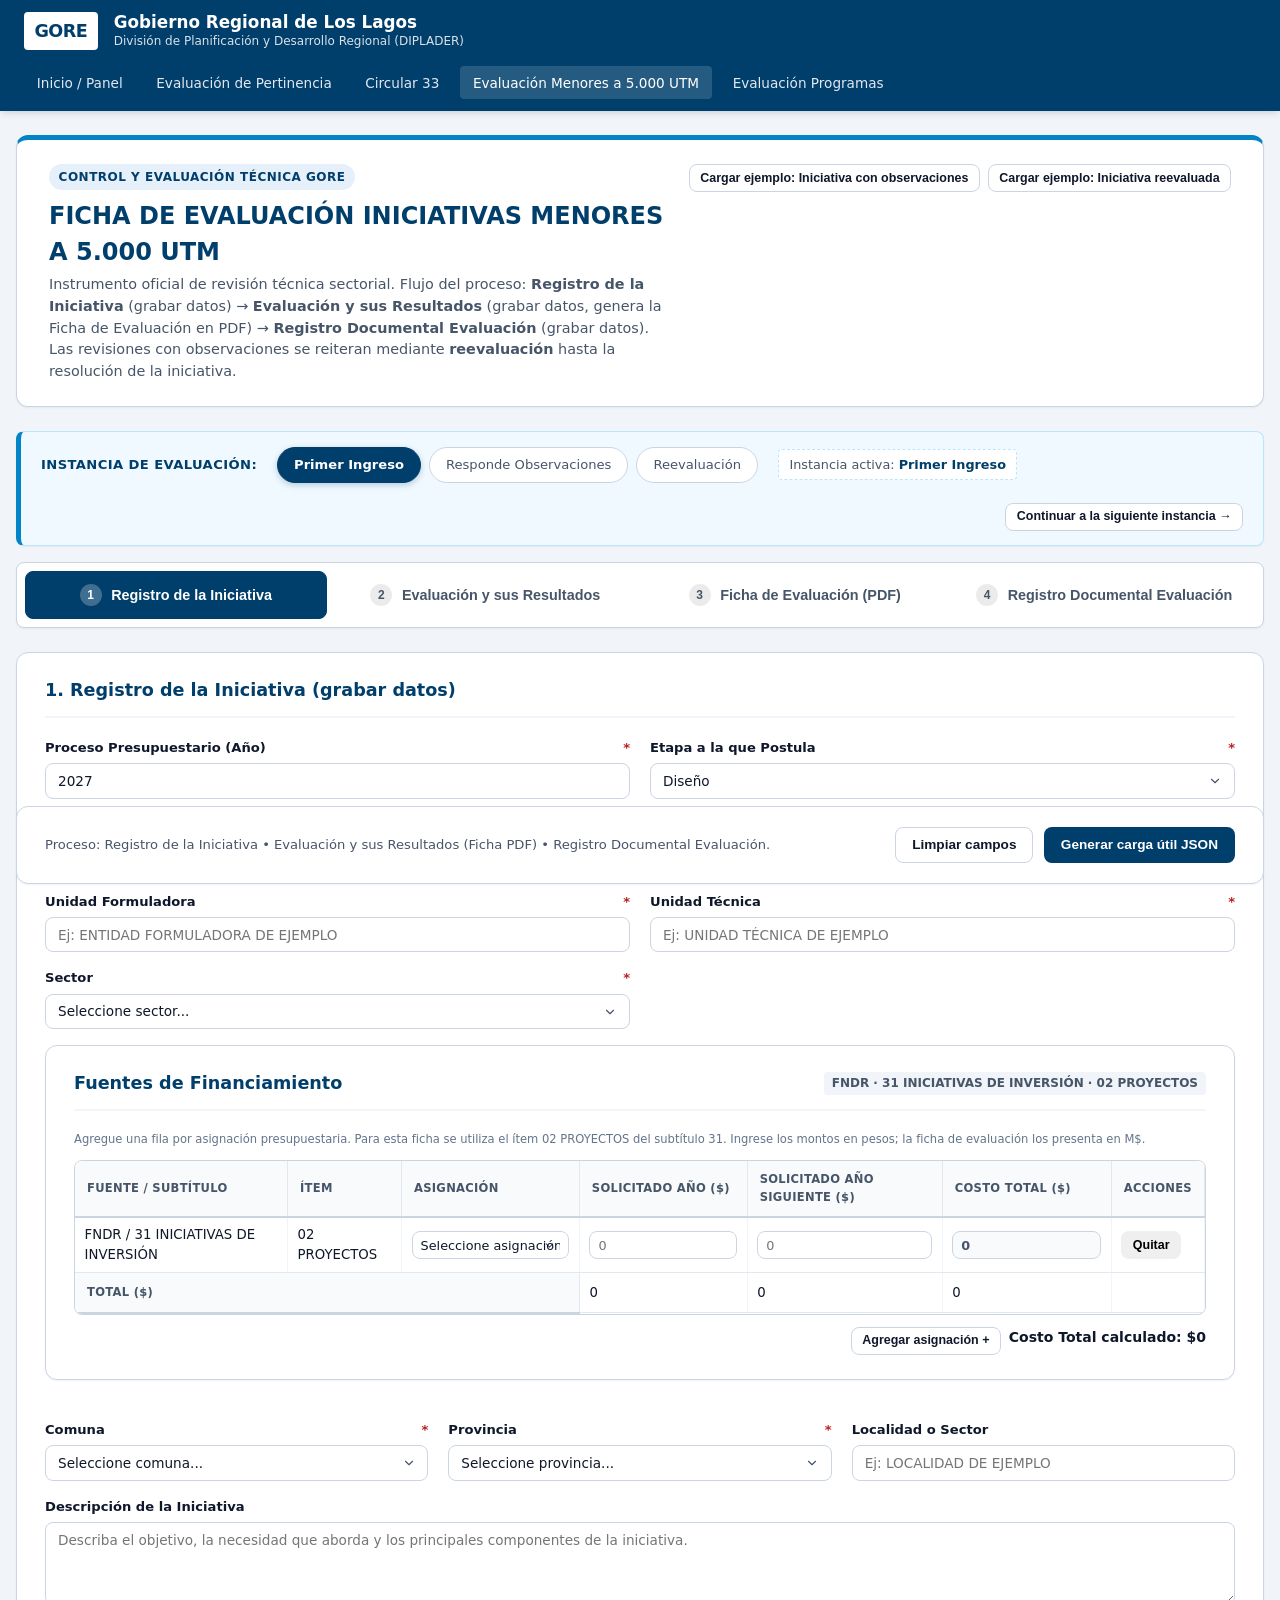
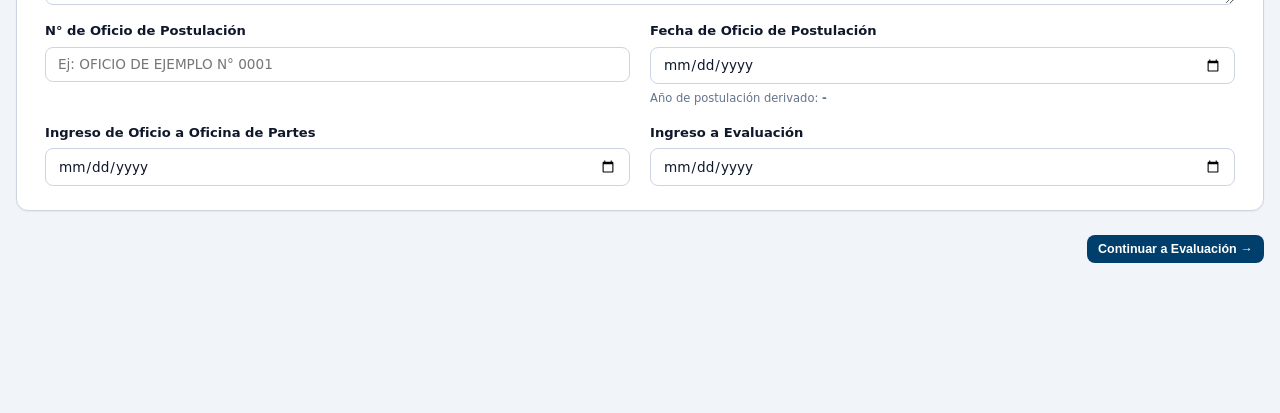
<file: evaluacion-5000-utm.html>
<!DOCTYPE html>
<html lang="es">
<head>
  <meta charset="UTF-8">
  <meta name="viewport" content="width=device-width, initial-scale=1.0">
  <title>Ficha de Evaluación Menores a 5.000 UTM - GORE Los Lagos</title>
  <link rel="stylesheet" href="css/styles.css">
  <link rel="stylesheet" href="css/print.css" media="print">
</head>
<body>

  <!-- Barra Superior -->
  <header class="top-nav">
    <div class="top-nav-inner">
      <a href="index.html" class="brand-wrapper">
        <span class="brand-logo-badge">GORE</span>
        <div class="brand-info">
          <h1>Gobierno Regional de Los Lagos</h1>
          <p>División de Planificación y Desarrollo Regional (DIPLADER)</p>
        </div>
      </a>
      <nav class="nav-links">
        <a href="index.html" class="nav-link">Inicio / Panel</a>
        <a href="pertinencia.html" class="nav-link">Evaluación de Pertinencia</a>
        <a href="circular-33.html" class="nav-link">Circular 33</a>
        <a href="evaluacion-5000-utm.html" class="nav-link active">Evaluación Menores a 5.000 UTM</a>
        <a href="evaluacion-programas.html" class="nav-link">Evaluación Programas</a>
      </nav>
    </div>
  </header>

  <main class="main-container">
    
    <!-- Encabezado del Formulario -->
    <section class="form-header-card">
      <div class="form-header-title">
        <span class="form-category-pill">Control y Evaluación Técnica GORE</span>
        <h2>FICHA DE EVALUACIÓN INICIATIVAS MENORES A 5.000 UTM</h2>
        <p>
          Instrumento oficial de revisión técnica sectorial.
          Flujo del proceso: <strong>Registro de la Iniciativa</strong> (grabar datos) &rarr;
          <strong>Evaluación y sus Resultados</strong> (grabar datos, genera la Ficha de Evaluación en PDF) &rarr;
          <strong>Registro Documental Evaluación</strong> (grabar datos). Las revisiones con observaciones se reiteran
          mediante <strong>reevaluación</strong> hasta la resolución de la iniciativa.
        </p>
      </div>
      <div class="form-header-actions">
        <button type="button" class="btn btn-secondary btn-sm" onclick="cargarEjemplo5000UtmConObs()">
          <span>Cargar ejemplo: Iniciativa con observaciones</span>
        </button>
        <button type="button" class="btn btn-secondary btn-sm" onclick="cargarEjemplo5000UtmSinObs()">
          <span>Cargar ejemplo: Iniciativa reevaluada</span>
        </button>
      </div>
    </section>

    <!-- Selector de Instancia de Evaluación -->
    <div class="instancia-selector no-print" id="selectorInstancia"
         data-nombre-campo="instancia_evaluacion"
         data-permite-reevaluacion="true"
         data-tabla-iteraciones="tablaIteraciones5000"
         data-panel-evaluacion="pasoEvaluacion5000"
         data-campo-estado="estado_resultado_evaluacion"
         data-campo-fecha="fecha_evaluacion"
         data-campo-detalle="sintesis_evaluacion"
         data-paso-evaluacion="evaluacion">
      <span class="instancia-selector-label">Instancia de Evaluación:</span>
      <div class="instancia-options">
        <label class="instancia-option">
          <input type="radio" name="instancia_evaluacion" value="Primer Ingreso" checked onchange="actualizarFichaImprimible5000()">
          <span>Primer Ingreso</span>
        </label>
        <label class="instancia-option">
          <input type="radio" name="instancia_evaluacion" value="Responde Observaciones" onchange="actualizarFichaImprimible5000()">
          <span>Responde Observaciones</span>
        </label>
        <label class="instancia-option">
          <input type="radio" name="instancia_evaluacion" value="Reevaluación" onchange="actualizarFichaImprimible5000()">
          <span>Reevaluación</span>
        </label>
      </div>
      <span class="instancia-selector-help">
        Instancia activa: <strong id="instanciaDescripcion5000">Primer Ingreso</strong>
      </span>
      <button type="button" class="btn btn-secondary btn-sm instancia-next-btn" onclick="avanzarInstancia5000()">
        Continuar a la siguiente instancia &rarr;
      </button>
    </div>

    <!-- Selector de Pasos -->
    <div class="process-step-tabs no-print">
      <button type="button" class="step-tab-btn active" id="tabBtn1" onclick="cambiarPaso5000('identificacion')">
        <span class="step-tab-number">1</span>
        <span>Registro de la Iniciativa</span>
      </button>
      <button type="button" class="step-tab-btn" id="tabBtn2" onclick="cambiarPaso5000('evaluacion')">
        <span class="step-tab-number">2</span>
        <span>Evaluación y sus Resultados</span>
      </button>
      <button type="button" class="step-tab-btn" id="tabBtn3" onclick="cambiarPaso5000('imprimible')">
        <span class="step-tab-number">3</span>
        <span>Ficha de Evaluación (PDF)</span>
      </button>
      <button type="button" class="step-tab-btn" id="tabBtn4" onclick="cambiarPaso5000('documental')">
        <span class="step-tab-number">4</span>
        <span>Registro Documental Evaluación</span>
      </button>
    </div>

    <!-- FORMULARIO DE EVALUACIÓN: INICIATIVAS MENORES A 5.000 UTM -->
    <form id="formEvaluacion5000" oninput="actualizarFichaImprimible5000()">

      <!-- ================= PASO 1: REGISTRO DE LA INICIATIVA ================= -->
      <div id="pasoIdentificacion5000" class="paso-contenedor">
        <section class="form-section-card">
          <div class="section-header">
            <h3>1. Registro de la Iniciativa (grabar datos)</h3>
          </div>

          <div class="form-grid">
            <div class="col-6 ut5000-registro-field ut5000-orden-1">
              <div class="form-group">
                <label class="form-label" for="ano_postulacion">Proceso Presupuestario (Año) <span class="required">*</span></label>
                <input type="number" id="ano_postulacion" name="proceso_presupuestario_ano" class="form-control" value="2027" required>
              </div>
            </div>
            <div class="col-6 ut5000-registro-field ut5000-orden-2">
              <div class="form-group">
                <label class="form-label" for="etapa_postula_5000">Etapa a la que Postula <span class="required">*</span></label>
                <select id="etapa_postula_5000" name="etapa_postulacion" class="form-control" required>
                  <option value="Diseño" selected>Diseño</option>
                  <option value="Ejecución">Ejecución</option>
                </select>
              </div>
            </div>
            <div class="col-4 ut5000-registro-field ut5000-orden-3">
              <div class="form-group">
                <label class="form-label" for="codigo_idi">Código IDI / BIP <span class="required">*</span></label>
                <input type="text" id="codigo_idi" name="codigo_idi" class="form-control" placeholder="Ej: 00000000-0" required>
              </div>
            </div>
            <div class="col-8 ut5000-registro-field ut5000-orden-4">
              <div class="form-group">
                <label class="form-label" for="nombre_iniciativa">Nombre de la Iniciativa según Ficha IDI <span class="required">*</span></label>
                <input type="text" id="nombre_iniciativa" name="nombre_iniciativa" class="form-control" placeholder="Ej: MEJORAMIENTO DEMOSTRATIVO DE ESPACIO COMUNITARIO" required>
              </div>
            </div>
            <div class="col-6 ut5000-registro-field ut5000-orden-5">
              <div class="form-group">
                <label class="form-label" for="unidad_formuladora_5000">Unidad Formuladora <span class="required">*</span></label>
                <input type="text" id="unidad_formuladora_5000" name="unidad_formuladora" class="form-control" placeholder="Ej: ENTIDAD FORMULADORA DE EJEMPLO" required>
              </div>
            </div>
            <div class="col-6 ut5000-registro-field ut5000-orden-6">
              <div class="form-group">
                <label class="form-label" for="unidad_tecnica_5000">Unidad Técnica <span class="required">*</span></label>
                <input type="text" id="unidad_tecnica_5000" name="unidad_tecnica" class="form-control" placeholder="Ej: UNIDAD TÉCNICA DE EJEMPLO" required>
              </div>
            </div>
            <div class="col-6 ut5000-registro-field ut5000-orden-7">
              <div class="form-group">
                <label class="form-label" for="sector_5000">Sector <span class="required">*</span></label>
                <select id="sector_5000" name="sector" class="form-control" required>
                  <option value="">Seleccione sector...</option>
                  <option value="Comunicaciones">Comunicaciones</option>
                  <option value="Cultura y Patrimonio">Cultura y Patrimonio</option>
                  <option value="Deporte">Deporte</option>
                  <option value="Educación">Educación</option>
                  <option value="Energía">Energía</option>
                  <option value="Justicia">Justicia</option>
                  <option value="Minería">Minería</option>
                  <option value="Multisectorial">Multisectorial</option>
                  <option value="Pesca">Pesca</option>
                  <option value="Recursos hídricos">Recursos hídricos</option>
                  <option value="Recursos naturales y Medio ambiente">Recursos naturales y Medio ambiente</option>
                  <option value="Salud">Salud</option>
                  <option value="Seguridad Pública">Seguridad Pública</option>
                  <option value="Transporte">Transporte</option>
                  <option value="Turismo y Comercio">Turismo y Comercio</option>
                  <option value="Vivienda y Desarrollo Urbano">Vivienda y Desarrollo Urbano</option>
                  <option value="Otro">Otro</option>
                </select>
              </div>
            </div>
            <div class="col-12 ut5000-registro-field ut5000-orden-8">
              <section class="form-section-card pert-financing-capture">
                <div class="section-header">
                  <h3>Fuentes de Financiamiento</h3>
                  <span class="section-badge">FNDR · 31 INICIATIVAS DE INVERSIÓN · 02 PROYECTOS</span>
                </div>
                <p class="form-hint">Agregue una fila por asignación presupuestaria. Para esta ficha se utiliza el ítem 02 PROYECTOS del subtítulo 31. Ingrese los montos en pesos; la ficha de evaluación los presenta en M$.</p>
                <div class="table-responsive">
                  <table class="data-table pert-financing-table" id="tablaFinanciamiento5000" data-table-id="fuentes_financiamiento">
                    <thead>
                      <tr>
                        <th>Fuente / Subtítulo</th>
                        <th>Ítem</th>
                        <th>Asignación</th>
                        <th>Solicitado Año ($)</th>
                        <th>Solicitado Año Siguiente ($)</th>
                        <th>Costo Total ($)</th>
                        <th><span class="sr-only">Acciones</span></th>
                      </tr>
                    </thead>
                    <tbody id="financiamiento_5000_body"></tbody>
                    <tfoot>
                      <tr>
                        <th colspan="3">TOTAL ($)</th>
                        <td data-total-for="solicitado_ano_actual">0</td>
                        <td data-total-for="solicitado_ano_siguiente">0</td>
                        <td data-total-for="costo_total">0</td>
                        <td></td>
                      </tr>
                    </tfoot>
                  </table>
                </div>
                <div class="table-actions">
                  <button type="button" class="btn btn-secondary btn-sm" onclick="agregarFilaFinanciamiento5000()">Agregar asignación +</button>
                  <strong>Costo Total calculado: <span id="costo_total_calculado_5000">$0</span></strong>
                </div>
              </section>
            </div>
            <div class="col-4 ut5000-registro-field ut5000-orden-10">
              <div class="form-group">
                <label class="form-label" for="provincia_5000">Provincia <span class="required">*</span></label>
                <select id="provincia_5000" name="provincia" class="form-control" data-location-province required>
                  <option value="">Seleccione provincia...</option>
                  <option value="OSORNO">OSORNO</option>
                  <option value="LLANQUIHUE">LLANQUIHUE</option>
                  <option value="CHILOÉ">CHILOÉ</option>
                  <option value="PALENA">PALENA</option>
                  <option value="REGIONAL">REGIONAL</option>
                </select>
              </div>
            </div>
            <div class="col-4 ut5000-registro-field ut5000-orden-9">
              <div class="form-group">
                <label class="form-label" for="comuna_5000">Comuna <span class="required">*</span></label>
                <select id="comuna_5000" name="comuna" class="form-control" data-location-commune required>
                  <option value="">Seleccione comuna...</option>
                  <option value="Ancud">Ancud</option>
                  <option value="Castro">Castro</option>
                  <option value="Chonchi">Chonchi</option>
                  <option value="Curaco de Vélez">Curaco de Vélez</option>
                  <option value="Dalcahue">Dalcahue</option>
                  <option value="Puqueldón">Puqueldón</option>
                  <option value="Queilén">Queilén</option>
                  <option value="Quellón">Quellón</option>
                  <option value="Quemchi">Quemchi</option>
                  <option value="Quinchao">Quinchao</option>
                  <option value="Calbuco">Calbuco</option>
                  <option value="Cochamó">Cochamó</option>
                  <option value="Fresia">Fresia</option>
                  <option value="Frutillar">Frutillar</option>
                  <option value="Llanquihue">Llanquihue</option>
                  <option value="Los Muermos">Los Muermos</option>
                  <option value="Maullín">Maullín</option>
                  <option value="Puerto Montt">Puerto Montt</option>
                  <option value="Puerto Varas">Puerto Varas</option>
                  <option value="Osorno">Osorno</option>
                  <option value="Puerto Octay">Puerto Octay</option>
                  <option value="Purranque">Purranque</option>
                  <option value="Puyehue">Puyehue</option>
                  <option value="Río Negro">Río Negro</option>
                  <option value="San Juan de la Costa">San Juan de la Costa</option>
                  <option value="San Pablo">San Pablo</option>
                  <option value="Chaitén">Chaitén</option>
                  <option value="Futaleufú">Futaleufú</option>
                  <option value="Hualaihué">Hualaihué</option>
                  <option value="Palena">Palena</option>
                  <option value="Provincial">Provincial</option>
                  <option value="Regional">Regional</option>
                </select>
              </div>
            </div>
            <div class="col-4 ut5000-registro-field ut5000-orden-11">
              <div class="form-group">
                <label class="form-label" for="localidad_5000">Localidad o Sector</label>
                <input type="text" id="localidad_5000" name="localizacion.localidad" class="form-control" placeholder="Ej: LOCALIDAD DE EJEMPLO">
              </div>
            </div>
            <div class="col-12 ut5000-registro-field ut5000-orden-12">
              <div class="form-group">
                <label class="form-label" for="descripcion_proyecto_5000">Descripción de la Iniciativa</label>
                <textarea id="descripcion_proyecto_5000" name="descripcion_proyecto" rows="4" class="form-control" placeholder="Describa el objetivo, la necesidad que aborda y los principales componentes de la iniciativa."></textarea>
              </div>
            </div>
            <div class="col-6 ut5000-registro-field ut5000-orden-13">
              <div class="form-group">
                <label class="form-label" for="ut5000_oficio_postulacion">N° de Oficio de Postulación</label>
                <input type="text" id="ut5000_oficio_postulacion" name="oficio_postulacion.numero" class="form-control" placeholder="Ej: OFICIO DE EJEMPLO N° 0001">
              </div>
            </div>
            <div class="col-6 ut5000-registro-field ut5000-orden-14">
              <div class="form-group">
                <label class="form-label" for="ut5000_oficio_postulacion_fecha">Fecha de Oficio de Postulación</label>
                <input type="date" id="ut5000_oficio_postulacion_fecha" name="oficio_postulacion.fecha" class="form-control">
                <span class="form-hint">Año de postulación derivado: <strong id="ut5000_registro_ano_post">-</strong></span>
              </div>
            </div>
            <div class="col-6 ut5000-registro-field ut5000-orden-15">
              <div class="form-group">
                <label class="form-label" for="ut5000_ingreso_oficina_partes">Ingreso de Oficio a Oficina de Partes</label>
                <input type="date" id="ut5000_ingreso_oficina_partes" name="oficio_postulacion.fechaIngresoOficinaPartes" class="form-control">
              </div>
            </div>
            <div class="col-6 ut5000-registro-field ut5000-orden-16">
              <div class="form-group">
                <label class="form-label" for="ut5000_ingreso_evaluacion">Ingreso a Evaluación</label>
                <input type="date" id="ut5000_ingreso_evaluacion" name="oficio_postulacion.fechaIngresoEvaluacion" class="form-control">
              </div>
            </div>
          </div>
        </section>

        <div class="table-actions">
          <button type="button" class="btn btn-primary btn-sm" onclick="cambiarPaso5000('evaluacion')">Continuar a Evaluación &rarr;</button>
        </div>
      </div>

      <!-- ================= PASO 2: EVALUACIÓN Y RESULTADOS ================= -->
      <div id="pasoEvaluacion5000" class="paso-contenedor" style="display: none;">
        <section class="form-section-card">
          <div class="section-header">
            <h3>2. Evaluación y Resultados (grabar datos)</h3>
            <span class="section-badge">Criterios de Revisión</span>
          </div>

          <div class="form-grid">
            <div class="col-12">
             <div id="articulacion5000" class="erd-articulacion-root"></div>
              <input type="hidden" id="lineamiento_estrategico_erd_5000" name="evaluacion_tecnica.lineamiento_estrategico_erd">
              <input type="hidden" id="item_erd_5000" name="evaluacion_tecnica.item_erd">
              <input type="hidden" id="objetivo_estrategico_erd_5000" name="evaluacion_tecnica.objetivo_estrategico_erd">
              <input type="hidden" id="actividad_programa_erd_5000" name="evaluacion_tecnica.actividad_programa_erd">
              <input type="hidden" id="pilar_gob_5000" name="evaluacion_tecnica.pilar_programa_gobernador_regional">
              <input type="hidden" id="letra_gob_5000" name="evaluacion_tecnica.eje_letra_programa_gobernador">
              <input type="hidden" id="fundamento_gob_5000" name="evaluacion_tecnica.articulacion_programa_regional_gobernador">
            </div>
            <div class="col-12">
              <h4 class="form-subsection-title">Evaluación técnica de la iniciativa</h4>
            </div>
            <!-- Desglose por Áreas Oficiales -->
            <div class="col-12">
              <div class="form-group">
                <label class="form-label" for="obs_generales">
                  <span>Generales</span>
                </label>
                <textarea id="obs_generales" name="evaluacion_tecnica.observaciones_generales" rows="3" class="form-control" placeholder="Indicar observaciones generales..."></textarea>
              </div>
            </div>

            <div class="col-12">
              <div class="form-group">
                <label class="form-label" for="obs_estudio_preinversional">
                  <span>Estudio Preinversional</span>
                </label>
                <textarea id="obs_estudio_preinversional" name="evaluacion_tecnica.observaciones_estudio_preinversional" rows="3" class="form-control" placeholder="Indicar observaciones del estudio preinversional..."></textarea>
              </div>
            </div>

            <div class="col-12">
              <div class="form-group">
                <label class="form-label" for="obs_presupuesto">
                  <span>Presupuesto</span>
                  <span class="form-hint">Aritmética de partidas, consistencia de subtotales, precios unitarios</span>
                </label>
                <textarea id="obs_presupuesto" name="evaluacion_tecnica.observaciones_presupuesto" rows="3" class="form-control" placeholder="Indicar observaciones de presupuesto..."></textarea>
              </div>
            </div>

            <div class="col-12">
              <div class="form-group">
                <label class="form-label" for="obs_ttr_eett">
                  <span>TTR y/o EETT</span>
                  <span class="form-hint">Términos de referencia, especificaciones técnicas, partidas especiales</span>
                </label>
                <textarea id="obs_ttr_eett" name="evaluacion_tecnica.observaciones_ttr_eett" rows="3" class="form-control" placeholder="Indicar observaciones de TTR / EETT..."></textarea>
              </div>
            </div>

            <div class="col-12">
              <div class="form-group">
                <label class="form-label" for="obs_planos">
                  <span>Planos e Ingeniería</span>
                  <span class="form-hint">Planimetría de arquitectura, accesibilidad universal, geotextil, renders</span>
                </label>
                <textarea id="obs_planos" name="evaluacion_tecnica.observaciones_planos_ingenieria" rows="3" class="form-control" placeholder="Indicar observaciones de planos e ingeniería..."></textarea>
              </div>
            </div>

            <div class="col-12">
              <div class="form-group">
                <label class="form-label" for="obs_anexos">
                  <span>Anexos y Factibilidades</span>
                  <span class="form-hint">Factibilidad sanitaria, eléctrica, certificado DOM, patentes profesionales</span>
                </label>
                <textarea id="obs_anexos" name="evaluacion_tecnica.observaciones_anexos" rows="3" class="form-control" placeholder="Indicar observaciones de anexos y certificados..."></textarea>
              </div>
            </div>

            <div class="col-12">
              <div class="form-group">
                <label class="form-label" for="obs_terreno">
                  <span>Terreno y Otros</span>
                  <span class="form-hint">Plano de subdivisión, título de dominio vigente, rol municipal</span>
                </label>
                <textarea id="obs_terreno" name="evaluacion_tecnica.observaciones_terreno_otros" rows="3" class="form-control" placeholder="Indicar observaciones de terreno..."></textarea>
              </div>
            </div>

            <div class="col-12">
              <div class="form-group">
                <label class="form-label" for="sintesis_evaluacion">
                  <span>Síntesis o Conclusiones de la Evaluación</span>
                </label>
                <textarea id="sintesis_evaluacion" name="evaluacion_tecnica.sintesis_evaluacion" rows="3" class="form-control" placeholder="Texto resumen que se remitirá a la municipalidad o constará en el archivo..."></textarea>
              </div>
            </div>

            <div class="col-12">
              <section class="form-section-card pert-financing-capture">
                <div class="section-header">
                  <h4>Fuentes de Financiamiento (Evaluación)</h4>
                  <span class="section-badge">Montos en pesos</span>
                </div>
                <p class="form-hint">Cuadro de referencia del Registro de la Iniciativa. Lo presentado es de solo lectura; confirme o modifique los montos recomendados de cada partida según los resultados de la evaluación. Esta es la tabla que se referencia en la ficha.</p>
                <div class="table-responsive">
                  <table class="data-table pert-financing-table" data-table-id="fuentes_financiamiento_evaluacion">
                    <thead>
                      <tr>
                        <th rowspan="2">Fuente</th>
                        <th rowspan="2">Ítem</th>
                        <th rowspan="2">Clasificador Presupuestario</th>
                        <th colspan="2">Presentado ($)</th>
                        <th colspan="2">Recomendado ($)</th>
                        <th rowspan="2">Total Presentado ($)</th>
                        <th rowspan="2">Total Recomendado ($)</th>
                      </tr>
                      <tr>
                        <th>Año actual</th>
                        <th>Año siguiente</th>
                        <th>Año actual</th>
                        <th>Año siguiente</th>
                      </tr>
                    </thead>
                    <tbody id="financiamiento_5000_eval_body"></tbody>
                    <tfoot>
                      <tr>
                        <th colspan="3" style="text-align:right;">TOTAL</th>
                        <td data-eval-total="presentado_ano_actual">0</td>
                        <td data-eval-total="presentado_ano_siguiente">0</td>
                        <td data-eval-total="recomendado_ano_actual">0</td>
                        <td data-eval-total="recomendado_ano_siguiente">0</td>
                        <td data-eval-total="costo_total_presentado">0</td>
                        <td data-eval-total="costo_total_recomendado">0</td>
                      </tr>
                    </tfoot>
                  </table>
                </div>
                <p><strong>Costo total presentado:</strong> <span id="costo_total_presentado_5000">$0</span> &nbsp; <strong>Costo total recomendado:</strong> <span id="costo_total_recomendado_5000">$0</span></p>
              </section>
            </div>
            <div class="col-6">
              <div class="form-group">
                <label class="form-label" for="estado_resultado_evaluacion">Resultado de la Evaluación <span class="required">*</span></label>
                <select id="estado_resultado_evaluacion" name="evaluacion_tecnica.estado_resultado" class="form-control" required onchange="actualizarBadgeResultado5000(this.value)">
                  <option value="RECOMENDADO TÉCNICAMENTE">RECOMENDADO TÉCNICAMENTE</option>
                  <option value="OBSERVADO">OBSERVADO</option>
                  <option value="DADO DE BAJA">DADO DE BAJA</option>
                </select>
              </div>
            </div>
            <div class="col-6" style="display: flex; align-items: flex-end; padding-bottom: 0.5rem;">
              <span class="status-badge observado" id="badgePreview5000">ESTADO: OBSERVADO</span>
            </div>

            <!-- Trazabilidad y Firmas -->
            <div class="col-4">
              <div class="form-group">
                <label class="form-label" for="evaluador_nombre">Evaluado por (Profesional) <span class="required">*</span></label>
                <input type="text" id="evaluador_nombre" name="control_evaluacion.evaluador_nombre" class="form-control" placeholder="Ej: Profesional evaluador" required>
              </div>
            </div>
            <div class="col-4">
              <div class="form-group">
                <label class="form-label" for="fecha_evaluacion">Fecha de Evaluación <span class="required">*</span></label>
                <input type="date" id="fecha_evaluacion" name="control_evaluacion.fecha_evaluacion" class="form-control" required>
              </div>
            </div>

          </div>
        </section>

        <table id="tablaIteraciones5000" data-table-id="iteraciones" hidden style="display:none" aria-hidden="true">
          <tbody id="tbodyIteraciones5000"><tr data-table-row>
            <td><input type="text" data-field="numero"></td>
            <td><input type="date" data-field="fecha"></td>
            <td><select data-field="instancia"><option value=""></option><option>Primer Ingreso</option><option>Responde Observaciones</option><option>Reevaluación</option></select></td>
            <td><input type="text" data-field="estado"></td>
            <td><input type="text" data-field="detalle"></td>
          </tr></tbody>
        </table>
        <div class="table-actions">
          <button type="button" class="btn btn-secondary btn-sm" onclick="cambiarPaso5000('imprimible')">Ver Ficha de Evaluación (PDF) &rarr;</button>
          <button type="button" class="btn btn-primary btn-sm" onclick="cambiarPaso5000('documental')">Continuar a Registro Documental &rarr;</button>
        </div>
      </div>

<!-- ================= PASO 3: FICHA DE EVALUACIÓN (PDF) ================= -->
      <div id="seccionImprimibleOficial5000" style="display: none;">
        <div class="official-sheet ut5000-reference-sheet">
          <div class="official-header">
            <div class="official-header-logos">
              <img src="assets/gore-los-lagos.png" alt="Gobierno Regional de Los Lagos">
              <img src="assets/core-los-lagos.png" alt="Consejo Regional de Los Lagos">
            </div>
            <div class="sheet-main-title pert-print-title">FICHA DE EVALUACION INICIATIVAS MENOR A 5.000 UTM</div>
          </div>

          <div class="sheet-section-title pert-print-section-title">ANTECEDENTES DE LA INICIATIVA:</div>
          <table class="pert-print-table">
            <tbody>
              <tr><th>PROVINCIA</th><td id="print_5000_provincia">-</td></tr>
              <tr><th>COMUNA</th><td id="print_5000_comuna">-</td></tr>
              <tr><th>PROCESO PRESUPUESTARIO</th><td id="print_5000_proceso_presupuestario">-</td></tr>
              <tr><th>AÑO DE POSTULACIÓN</th><td id="print_5000_ano_post">-</td></tr>
              <tr><th>CÓDIGO IDI</th><td id="print_5000_bip">-</td></tr>
              <tr><th>NOMBRE</th><td id="print_5000_nombre">-</td></tr>
              <tr><th>UNIDAD FORMULADORA</th><td id="print_5000_proponente">-</td></tr>
              <tr><th>UNIDAD TÉCNICA</th><td id="print_5000_unidad_tecnica">-</td></tr>
              <tr><th>ETAPA</th><td id="print_5000_etapa">-</td></tr>
              <tr><th>SECTOR</th><td id="print_5000_sector">-</td></tr>
            </tbody>
          </table>

          <div class="sheet-section-title pert-print-section-title">DESCRIPCIÓN DE LA INICIATIVA:</div>
          <div class="pert-print-description" id="print_5000_descripcion">-</div>

          <div class="sheet-section-title pert-print-section-title">FUENTE DE FINANCIAMIENTO:</div>
          <table class="pert-print-table pert-print-financing-table">
            <thead>
              <tr>
                <th>FUENTE</th>
                <th>ÍTEM</th>
                <th>CLASIFICADOR PRESUPUESTARIO</th>
                <th id="print_5000_financing_year_label"                >SOLICITADO AÑO M$</th>
                                <th id="print_5000_financing_next_year_label">SOLICITADO AÑO SIGUIENTE M$</th>
                <th>COSTO TOTAL M$</th>
              </tr>
            </thead>
            <tbody id="print_financiamiento_5000_body"></tbody>
            <tfoot>
              <tr>
                <th colspan="3" style="text-align:right;">TOTAL</th>
                <td id="print_total_ano_actual_5000">0</td>
                <td id="print_total_ano_siguiente_5000">0</td>
                <td id="print_5000_costo_total">0</td>
              </tr>
            </tfoot>
          </table>

          <div class="sheet-section-title pert-print-section-title">EVALUACIÓN:</div>
          <div class="pert-print-description" id="print_5000_evaluacion_bloque"></div>

          <div class="ut5000-evaluador-line">
            <span>Estado</span>
            <span>:</span>
            <span class="status-badge revision" id="print_5000_estado">-</span>
          </div>
          <div class="ut5000-evaluador-line">
            <span>Evaluado por</span>
            <span>:</span>
            <span id="print_5000_evaluador_texto">-</span>
          </div>
          <div class="ut5000-evaluador-line">
            <span>Fecha de evaluación</span>
            <span>:</span>
            <span id="print_5000_fecha_evaluacion">-</span>
          </div>
        </div>
        <div class="official-sheet-actions no-print">
          <button type="button" class="btn btn-primary" onclick="imprimirFichaOficial5000()">
            <span>Imprimir Ficha de Evaluación / Exportar a PDF</span>
          </button>
        </div>
      </div>

      <!-- ================= PASO 4: REGISTRO DOCUMENTAL EVALUACIÓN ================= -->
      <div id="pasoDocumental5000" class="paso-contenedor" style="display: none;">
        <section class="form-section-card">
          <div class="section-header">
            <h3>4. Registro Documental Evaluación (grabar datos)</h3>
            <span class="section-badge">Constancia documental</span>
          </div>
          <div class="callout callout-info">
            <span>Deja constancia de la Ficha de Evaluación emitida en el paso anterior. La firma electrónica y la
            emisión de oficios se realizan en la instancia de Oficios de la DIPLADER.</span>
          </div>

          <div class="form-grid">
            <div class="col-4">
              <div class="form-group">
                <label class="form-label" for="ut5000_reg_registrado_por">Registrado por (Profesional) <span class="required">*</span></label>
                <input type="text" id="ut5000_reg_registrado_por" name="registro_documental_evaluacion.registrado_por" class="form-control" placeholder="Nombre del profesional" required>
              </div>
            </div>

            <div class="col-4">
              <div class="form-group">
                <label class="form-label" for="ut5000_reg_oficio">N° de Oficio (Instancia de Oficios)</label>
                <input type="text" id="ut5000_reg_oficio" name="registro_documental_evaluacion.referencia_oficio" class="form-control" placeholder="Ej: OFICIO DE EJEMPLO N° 0002">
              </div>
            </div>
            <div class="col-4">
              <div class="form-group">
                <label class="form-label" for="ut5000_reg_oficio_fecha">Fecha del Oficio</label>
                <input type="date" id="ut5000_reg_oficio_fecha" name="registro_documental_evaluacion.fecha_oficio" class="form-control">
              </div>
            </div>
            <div class="col-12">
              <div class="form-group">
                <label class="form-label" for="ut5000_reg_oficio_destinatario">Destinatario del Oficio</label>
                <input type="text" id="ut5000_reg_oficio_destinatario" name="registro_documental_evaluacion.destinatario_oficio" class="form-control" placeholder="Ej: Entidad pública destinataria">
              </div>
            </div>
            <div class="col-12">
              <div class="form-group">
                <label class="form-label" for="ut5000_reg_validador">Enlace Validador DocDigital (Ley N° 19.799)</label>
                <input type="url" id="ut5000_reg_validador" name="registro_documental_evaluacion.url_validador_docdigital" class="form-control" placeholder="https://doc.digital.gob.cl/validador/...">
              </div>
            </div>

            <div class="col-12">
              <div class="form-group">
                <label class="form-label" for="ut5000_reg_observaciones">Constancia y Observaciones del Registro</label>
                <textarea id="ut5000_reg_observaciones" name="registro_documental_evaluacion.constancia_registro" rows="3" class="form-control" placeholder="Dónde se conserva el documento, a quién se remitió, observaciones de archivo..."></textarea>
              </div>
            </div>
          </div>

          <div class="cierre-ciclo-box" id="cierreCiclo5000">
            <strong>Resultado del ciclo:</strong> <span id="cierreResultado5000">-</span>
          </div>
        </section>
      </div>

      <!-- Barra de Acciones Final -->
      <div class="form-footer-bar no-print">
        <div class="form-footer-left">
          <span>Proceso: Registro de la Iniciativa &bull; Evaluación y sus Resultados (Ficha PDF) &bull; Registro Documental Evaluación.</span>
        </div>
        <div class="form-footer-right">
          <button type="reset" class="btn btn-secondary">Limpiar campos</button>
          <button type="button" class="btn btn-primary" onclick="guardarFormulario5000()">
            <span>Generar carga útil JSON</span>
          </button>
        </div>
      </div>

    </form>
  </main>

  <!-- Scripts -->
  <script src="js/schemas.js"></script>
  <script src="js/app.js"></script>
  <script src="js/localizacion.js"></script>
  <script src="js/erd-regional-data.js"></script>
  <script src="js/gobernador-data.js"></script>
  <script src="js/erd-selector.js"></script>
  <script>
    function cambiarPaso5000(paso) {
      ['tabBtn1', 'tabBtn2', 'tabBtn3', 'tabBtn4'].forEach(id => {
        document.getElementById(id).classList.remove('active');
      });

      document.getElementById('pasoIdentificacion5000').style.display = 'none';
      document.getElementById('pasoEvaluacion5000').style.display = 'none';
      document.getElementById('pasoDocumental5000').style.display = 'none';
      document.getElementById('seccionImprimibleOficial5000').style.display = 'none';

      if (paso === 'identificacion') {
        document.getElementById('tabBtn1').classList.add('active');
        document.getElementById('pasoIdentificacion5000').style.display = 'block';
      } else if (paso === 'evaluacion') {
        document.getElementById('tabBtn2').classList.add('active');
        document.getElementById('pasoEvaluacion5000').style.display = 'block';
      } else if (paso === 'imprimible') {
        document.getElementById('tabBtn3').classList.add('active');
        actualizarFichaImprimible5000();
        document.getElementById('seccionImprimibleOficial5000').style.display = 'block';
      } else if (paso === 'documental') {
        document.getElementById('tabBtn4').classList.add('active');
        document.getElementById('pasoDocumental5000').style.display = 'block';
      }
    }

    function actualizarBadgeResultado5000(val) {
      const badge = document.getElementById('badgePreview5000');
      badge.className = 'status-badge';
      if (!val) {
        badge.classList.add('revision');
        badge.textContent = 'ESTADO: PENDIENTE DE REGISTRO';
      } else if (val === 'OBSERVADO') {
        badge.classList.add('observado');
        badge.textContent = 'ESTADO: OBSERVADO';
      } else if (val === 'RECOMENDADO TÉCNICAMENTE') {
        badge.classList.add('recomendado');
        badge.textContent = 'ESTADO: RECOMENDADO TÉCNICAMENTE';
      } else if (val === 'DADO DE BAJA') {
        badge.classList.add('dado-baja');
        badge.textContent = 'ESTADO: DADO DE BAJA';
      } else {
        badge.classList.add('rechazado');
        badge.textContent = 'ESTADO: ' + val;
      }
      actualizarFichaImprimible5000();
    }

    function actualizarFichaImprimible5000() {
      sincronizarSelectoresUbicacion();
      AppIteracion.aplicar();
      actualizarFinanciamiento5000();
      const getVal = id => document.getElementById(id)?.value || '';
      const claveInstancia = AppIteracion.actual();

      const etiquetaInstancia = AppIteracion.ETIQUETAS[claveInstancia];
      ['instanciaDescripcion5000'].forEach(id => {
        const el = document.getElementById(id);
        if (el) el.textContent = etiquetaInstancia;
      });
      document.getElementById('print_5000_provincia').textContent = getVal('provincia_5000') || '-';
      document.getElementById('print_5000_comuna').textContent = getVal('comuna_5000') || '-';
      document.getElementById('print_5000_proceso_presupuestario').textContent = getVal('ano_postulacion') || '-';
      document.getElementById('print_5000_etapa').textContent = getVal('etapa_postula_5000') || '-';
      document.getElementById('print_5000_sector').textContent = getVal('sector_5000') || '-';
      const fechaOficioPostulacion = getVal('ut5000_oficio_postulacion_fecha');
      document.getElementById('ut5000_registro_ano_post').textContent = fechaOficioPostulacion ? fechaOficioPostulacion.slice(0, 4) : '-';
      document.getElementById('print_5000_ano_post').textContent = fechaOficioPostulacion ? fechaOficioPostulacion.slice(0, 4) : '-';
      document.getElementById('print_5000_bip').textContent = getVal('codigo_idi') || '-';
      document.getElementById('print_5000_nombre').textContent = getVal('nombre_iniciativa') || '-';
      document.getElementById('print_5000_proponente').textContent = getVal('unidad_formuladora_5000') || '-';
      document.getElementById('print_5000_unidad_tecnica').textContent = getVal('unidad_tecnica_5000') || '-';
      document.getElementById('print_5000_descripcion').textContent = getVal('descripcion_proyecto_5000') || '-';
      const anoPresupuestario = Number(getVal('ano_postulacion')) || new Date().getFullYear();
      document.getElementById('print_5000_financing_year_label').textContent =
        `SOLICITADO AÑO ${anoPresupuestario} M$`;
      document.getElementById('print_5000_financing_next_year_label').textContent =
        `SOLICITADO AÑO SIGUIENTE ${anoPresupuestario + 1} M$`;

      // Desglose de Evaluación
      const estado = getVal('estado_resultado_evaluacion');
      let evalText = '';

      if (estado === 'RECOMENDADO TÉCNICAMENTE') {
        evalText = 'Recomendado técnicamente.\n\n' + (getVal('sintesis_evaluacion') || 'Iniciativa recomendada satisfactoriamente.');
      } else {
        const generales = getVal('obs_generales');
        const preinversional = getVal('obs_estudio_preinversional');
        const p = getVal('obs_presupuesto');
        const eett = getVal('obs_ttr_eett');
        const planos = getVal('obs_planos');
        const anexos = getVal('obs_anexos');
        const terr = getVal('obs_terreno');
        const sin = getVal('sintesis_evaluacion');

        if (generales) evalText += `Generales:\n${generales}\n\n`;
        if (preinversional) evalText += `Estudio Preinversional:\n${preinversional}\n\n`;
        if (p) evalText += `Presupuesto:\n${p}\n\n`;
        if (eett) evalText += `TTR y/o EETT:\n${eett}\n\n`;
        if (planos) evalText += `Planos e Ingeniería:\n${planos}\n\n`;
        if (anexos) evalText += `Anexos y Factibilidades:\n${anexos}\n\n`;
        if (terr) evalText += `Terreno y Otros:\n${terr}\n\n`;
        if (sin) evalText += `Síntesis:\n${sin}`;
        if (!evalText) evalText = 'Sin observaciones registradas.';
      }

      document.getElementById('print_5000_evaluacion_bloque').textContent = evalText;

      const estadoBadge = document.getElementById('print_5000_estado');
      estadoBadge.className = 'status-badge';
      if (estado === 'RECOMENDADO TÉCNICAMENTE') {
        estadoBadge.classList.add('recomendado');
        estadoBadge.textContent = estado;
      } else if (estado === 'OBSERVADO') {
        estadoBadge.classList.add('observado');
        estadoBadge.textContent = estado;
      } else if (estado === 'DADO DE BAJA') {
        estadoBadge.classList.add('dado-baja');
        estadoBadge.textContent = estado;
      } else {
        estadoBadge.classList.add('revision');
        estadoBadge.textContent = estado || '-';
      }
      document.getElementById('print_5000_evaluador_texto').textContent =
        getVal('evaluador_nombre') || 'Profesional Evaluador';
      const fechaEvaluacion = getVal('fecha_evaluacion');
      document.getElementById('print_5000_fecha_evaluacion').textContent = fechaEvaluacion
        ? fechaEvaluacion.split('-').reverse().join('-')
        : '-';

      // Resultado del ciclo al cerrar el Registro Documental
      const cierre = document.getElementById('cierreResultado5000');
      if (cierre) {
        cierre.textContent = AppIteracion.exigeIteracion(getVal('estado_resultado_evaluacion'))
          ? 'Resultado con OBSERVACIONES: el postulante responde y se abre una nueva iteración de evaluación.'
          : 'Resultado RECOMENDADO TÉCNICAMENTE / DADO DE BAJA: fin del proceso.';
      }

    }

    /** Avanza al ciclo de iteraciones: responde observaciones -> reevaluación. */
    function avanzarInstancia5000() {
      const estado = document.getElementById('estado_resultado_evaluacion')?.value || '';
      AppIteracion.avanzar(estado, {
        actualizar: actualizarFichaImprimible5000,
        irAlPaso: cambiarPaso5000
      });
    }

    function imprimirFichaOficial5000() {
      actualizarFichaImprimible5000();
      mostrarSoloFicha(
        ['pasoIdentificacion5000', 'pasoEvaluacion5000', 'pasoDocumental5000'],
        'seccionImprimibleOficial5000'
      );
      window.print();
    }

    function guardarFormulario5000() {
      if (!validarFechasDesdePostulacion('formEvaluacion5000')) return;
      const data = serializarEvaluacion('formEvaluacion5000', {
        modelo: 'FichaEvaluacion5000UTM',
        linea: 'Iniciativas Menores a 5.000 UTM'
      });
      data.fuentes_financiamiento = (data.fuentes_financiamiento || []).filter(fuente =>
        fuente.clasificador ||
        Number(fuente.solicitado_ano_actual) > 0 || Number(fuente.solicitado_ano_siguiente) > 0
      );
      data.costo_total_presentado = calcularCostoTotalPresentado(data);
      data.costo_total_recomendado = calcularCostoTotalRecomendado(data);
      showJsonModal('Ficha de Evaluación de Iniciativas Menores a 5.000 UTM - Payload para Backend', data);
    }

    const asignacionesPresupuestarias31_5000 = [
      ['001', 'G. ADMINISTRATIVOS'],
      ['002', 'CONSULTORÍA'],
      ['003', 'TERRENOS'],
      ['004', 'OBRAS CIVILES'],
      ['005', 'EQUIPAMIENTO'],
      ['006', 'EQUIPOS'],
      ['007', 'VEHÍCULOS'],
      ['999', 'OTROS GASTOS']
    ];

    const asignacionesPorEtapa5000 = {
      'Diseño': ['001', '002', '003', '999'],
      'Ejecución': ['001', '002', '003', '004', '005', '006', '007', '999']
    };

    function llenarAsignaciones5000(selector) {
      const etapa = document.getElementById('etapa_postula_5000').value;
      const codigosDisponibles = asignacionesPorEtapa5000[etapa] || [];
      const valorActual = selector.value;
      selector.innerHTML = '<option value="">Seleccione asignación...</option>';
      asignacionesPresupuestarias31_5000
        .filter(([codigo]) => codigosDisponibles.includes(codigo))
        .forEach(([codigo, nombre]) => {
          const opcion = document.createElement('option');
          opcion.value = codigo;
          opcion.textContent = `${codigo} - ${nombre}`;
          opcion.dataset.descripcion = nombre;
          selector.appendChild(opcion);
        });
      selector.value = codigosDisponibles.includes(valorActual) ? valorActual : '';
      selector.dispatchEvent(new Event('change', { bubbles: true }));
    }

    function actualizarAsignacionesPorEtapa5000() {
      document.querySelectorAll('#financiamiento_5000_body [data-field="clasificador"]')
        .forEach(llenarAsignaciones5000);
    }

    function crearCampoFinanciamiento5000(fila, campo, tipo, valorInicial = '') {
      const input = document.createElement('input');
      input.type = tipo;
      input.dataset.field = campo;
      input.defaultValue = valorInicial;
      input.value = valorInicial;
      return input;
    }

    function agregarCeldaFinanciamiento5000(fila, contenido) {
      const celda = document.createElement('td');
      celda.appendChild(contenido);
      fila.appendChild(celda);
    }

    function crearFilaFinanciamiento5000() {
      const fila = document.createElement('tr');
      fila.dataset.tableRow = '';

      const fuenteCelda = document.createElement('td');
      fuenteCelda.textContent = 'FNDR / 31 INICIATIVAS DE INVERSIÓN';
      fuenteCelda.appendChild(crearCampoFinanciamiento5000(fila, 'fuente', 'hidden', 'FNDR'));
      fila.appendChild(fuenteCelda);

      const itemCelda = document.createElement('td');
      itemCelda.textContent = '02 PROYECTOS';
      itemCelda.appendChild(crearCampoFinanciamiento5000(fila, 'item', 'hidden', '02'));
      itemCelda.appendChild(crearCampoFinanciamiento5000(fila, 'subtitulo', 'hidden', '31'));
      itemCelda.appendChild(crearCampoFinanciamiento5000(fila, 'grupo_inversion', 'hidden', '02 PROYECTOS'));
      fila.appendChild(itemCelda);

      const asignacionCelda = document.createElement('td');
      const selectorAsignacion = document.createElement('select');
      selectorAsignacion.className = 'form-control';
      selectorAsignacion.dataset.field = 'clasificador';
      asignacionCelda.appendChild(selectorAsignacion);
      asignacionCelda.appendChild(crearCampoFinanciamiento5000(fila, 'clasificador_descripcion', 'hidden'));
      fila.appendChild(asignacionCelda);
      llenarAsignaciones5000(selectorAsignacion);

      ['solicitado_ano_actual', 'solicitado_ano_siguiente'].forEach(campo => {
        const input = crearCampoFinanciamiento5000(fila, campo, 'text');
        input.className = 'form-control';
        input.inputMode = 'numeric';
        input.dataset.formatCurrency = 'true';
        input.placeholder = '0';
        input.autocomplete = 'off';
        input.setAttribute('aria-label', campo === 'solicitado_ano_actual' ? 'Solicitado año actual en pesos' : 'Solicitado año siguiente en pesos');
        input.addEventListener('input', () => formatPesosInput(input));
        agregarCeldaFinanciamiento5000(fila, input);
      });

      const costoCelda = document.createElement('td');
      const costoFila = crearCampoFinanciamiento5000(fila, 'costo_total', 'number', '0');
      costoFila.className = 'form-control auto-calc';
      costoFila.readOnly = true;
      costoFila.step = '1';
      costoFila.setAttribute('aria-label', 'Costo total calculado en pesos');
      costoCelda.appendChild(costoFila);
      fila.appendChild(costoCelda);

      const acciones = document.createElement('td');
      const eliminar = document.createElement('button');
      eliminar.type = 'button';
      eliminar.className = 'btn btn-danger btn-sm';
      eliminar.textContent = 'Quitar';
      eliminar.setAttribute('aria-label', 'Quitar fuente de financiamiento');
      eliminar.addEventListener('click', () => {
        fila.remove();
        actualizarFichaImprimible5000();
      });
      acciones.appendChild(eliminar);
      fila.appendChild(acciones);

      selectorAsignacion.addEventListener('change', () => {
        fila.querySelector('[data-field="clasificador_descripcion"]').value =
          selectorAsignacion.selectedOptions[0]?.dataset.descripcion || '';
        actualizarFichaImprimible5000();
      });
      fila.querySelectorAll('input[data-format-currency]').forEach(input =>
        input.addEventListener('input', actualizarFichaImprimible5000)
      );
      return fila;
    }

    function agregarFilaFinanciamiento5000() {
      document.getElementById('financiamiento_5000_body').appendChild(crearFilaFinanciamiento5000());
      actualizarFichaImprimible5000();
    }

    function formatearMontoFinanciamiento5000(monto) {
      return Number(monto || 0).toLocaleString('es-CL', { maximumFractionDigits: 3 });
    }

    function formatearMontoFinanciamientoM5000(montoEnPesos) {
      return formatearMontoFinanciamiento5000(Number(montoEnPesos || 0) / 1000);
    }

    function actualizarFinanciamiento5000() {
      let totalActual = 0;
      let totalSiguiente = 0;
      const lineas = [];
      document.querySelectorAll('#financiamiento_5000_body tr[data-table-row]').forEach(fila => {
        const actualInput = fila.querySelector('[data-field="solicitado_ano_actual"]');
        const siguienteInput = fila.querySelector('[data-field="solicitado_ano_siguiente"]');
        formatPesosInput(actualInput);
        formatPesosInput(siguienteInput);
        const actual = parseCurrencyValue(actualInput.value) || 0;
        const siguiente = parseCurrencyValue(siguienteInput.value) || 0;
        const costo = actual + siguiente;
        fila.querySelector('[data-field="costo_total"]').value = String(costo);
        totalActual += actual;
        totalSiguiente += siguiente;

        const selectorAsignacion = fila.querySelector('[data-field="clasificador"]');
        if (!selectorAsignacion.value && costo === 0) return;
        const descripcion = selectorAsignacion.selectedOptions[0]?.dataset.descripcion || '';
        const item = descripcion
          ? descripcion.toLocaleLowerCase('es-CL').replace(/^./u, letra => letra.toLocaleUpperCase('es-CL'))
          : '-';
        lineas.push({
          clave: claveFilaFinanciamiento(fila),
          fuente: 'FNDR',
          item,
          clasificador: selectorAsignacion.value ? `31-02-${selectorAsignacion.value}` : '-',
          actual,
          siguiente
        });
      });

      const total = totalActual + totalSiguiente;
      document.querySelector('#tablaFinanciamiento5000 [data-total-for="solicitado_ano_actual"]').textContent = formatearMontoFinanciamiento5000(totalActual);
      document.querySelector('#tablaFinanciamiento5000 [data-total-for="solicitado_ano_siguiente"]').textContent = formatearMontoFinanciamiento5000(totalSiguiente);
      document.querySelector('#tablaFinanciamiento5000 [data-total-for="costo_total"]').textContent = formatearMontoFinanciamiento5000(total);
      document.getElementById('costo_total_calculado_5000').textContent = `$${formatearMontoFinanciamiento5000(total)}`;
      const evaluacion = sincronizarEvaluacionFinanciamiento({
        cuerpoId: 'financiamiento_5000_eval_body',
        lineas,
        presentadoId: 'costo_total_presentado_5000',
        recomendadoId: 'costo_total_recomendado_5000',
        alCambiar: actualizarFinanciamiento5000
      });
      renderizarFilasFichaFinanciamiento(
        document.getElementById('print_financiamiento_5000_body'),
        evaluacion.lineas,
        formatearMontoFinanciamientoM5000
      );
      document.getElementById('print_total_ano_actual_5000').textContent =
        formatearMontoFinanciamientoM5000(evaluacion.lineas.reduce((suma, l) => suma + l.actual, 0));
      document.getElementById('print_total_ano_siguiente_5000').textContent =
        formatearMontoFinanciamientoM5000(evaluacion.lineas.reduce((suma, l) => suma + l.siguiente, 0));
      document.getElementById('print_5000_costo_total').textContent = formatearMontoFinanciamientoM5000(evaluacion.recomendado);
      return total;
    }

    function configurarEjemploFinanciamiento5000({ clasificador, actual, siguiente }) {
      const cuerpo = document.getElementById('financiamiento_5000_body');
      cuerpo.replaceChildren();
      const fila = crearFilaFinanciamiento5000();
      cuerpo.appendChild(fila);
      const selectorAsignacion = fila.querySelector('[data-field="clasificador"]');
      selectorAsignacion.value = clasificador;
      selectorAsignacion.dispatchEvent(new Event('change', { bubbles: true }));
      fila.querySelector('[data-field="solicitado_ano_actual"]').value = actual;
      fila.querySelector('[data-field="solicitado_ano_siguiente"]').value = siguiente;
      actualizarFichaImprimible5000();
    }

    function configurarArticulacionERD5000() {
      configurarArticulacion({
        rootId: 'articulacion5000',
        formId: 'formEvaluacion5000',
        erd: { lineamiento: 'lineamiento_estrategico_erd_5000', item: 'item_erd_5000', objetivo: 'objetivo_estrategico_erd_5000', actividad: 'actividad_programa_erd_5000' },
        gob: { pilar: 'pilar_gob_5000', letra: 'letra_gob_5000', fundamento: 'fundamento_gob_5000' }
      });
    }

    function cargarEjemplo5000UtmConObs() {
      document.getElementById('ano_postulacion').value = 2026;
      document.getElementById('codigo_idi').value = "00000004-0";
      document.getElementById('unidad_formuladora_5000').value = "ENTIDAD FORMULADORA DE EJEMPLO";
      document.getElementById('unidad_tecnica_5000').value = "UNIDAD TÉCNICA DE EJEMPLO";
      document.getElementById('nombre_iniciativa').value = "MEJORAMIENTO DEMOSTRATIVO DE ESPACIO COMUNITARIO";
      document.getElementById('descripcion_proyecto_5000').value = "La iniciativa considera la ejecución de obras para habilitar infraestructura recreativa y áreas verdes, incorporando equipamiento, circulaciones peatonales y accesibilidad universal para uso de la comunidad.";
      document.getElementById('sector_5000').value = "Deporte";
      document.getElementById('provincia_5000').value = "PALENA";
      document.getElementById('comuna_5000').value = "Palena";
      document.getElementById('localidad_5000').value = "Localidad de ejemplo";
      seleccionarArticulacionEjemplo('articulacion5000', { erd: [[0, 4, 0], [0, 4, 1]], gob: [[2, 0]] });
      configurarEjemploFinanciamiento5000({
        clasificador: '004',
        actual: 193063000,
        siguiente: 0
      });

      document.getElementById('estado_resultado_evaluacion').value = "OBSERVADO";
      actualizarBadgeResultado5000("OBSERVADO");

      document.getElementById('obs_presupuesto').value = "1. Revisar el cálculo de los montos de ejemplo.\n2. Completar el desglose presupuestario.";
      document.getElementById('obs_ttr_eett').value = "1. Completar las especificaciones técnicas demostrativas.\n2. Adjuntar antecedentes complementarios.";
      document.getElementById('obs_planos').value = "1. Incorporar los planos de ejemplo.\n2. Revisar la consistencia entre los documentos.";
      document.getElementById('obs_anexos').value = "- Adjuntar antecedentes ficticios de respaldo.\n- Completar los campos pendientes.";
      document.getElementById('obs_terreno').value = "Adjuntar plano demostrativo.";
      document.getElementById('sintesis_evaluacion').value = "Se remiten observaciones de ejemplo a la entidad formuladora.";

      document.getElementById('evaluador_nombre').value = "Diego Castro";
      document.getElementById('fecha_evaluacion').value = "2026-08-05";
      // Registro documental de la ficha emitida
      document.getElementById('ut5000_reg_registrado_por').value = "Diego Castro";
      document.getElementById('ut5000_reg_oficio').value = "OFICIO DE EJEMPLO N° 0007";
      document.getElementById('ut5000_reg_oficio_fecha').value = "2026-08-05";
      document.getElementById('ut5000_reg_observaciones').value = "Evaluación de ejemplo con observaciones remitida a la entidad formuladora.";

      actualizarFichaImprimible5000();
    }

    function cargarEjemplo5000UtmSinObs() {
      cargarEjemplo5000UtmConObs();
      document.getElementById('estado_resultado_evaluacion').value = "RECOMENDADO TÉCNICAMENTE";
      actualizarBadgeResultado5000("RECOMENDADO TÉCNICAMENTE");
      document.getElementById('obs_presupuesto').value = "";
      document.getElementById('obs_ttr_eett').value = "";
      document.getElementById('obs_planos').value = "";
      document.getElementById('obs_anexos').value = "";
      document.getElementById('obs_terreno').value = "";
      document.getElementById('sintesis_evaluacion').value = "Ejemplo sin observaciones. Cumple los requisitos demostrativos y se recomienda su financiamiento.";
      document.getElementById('fecha_evaluacion').value = "2026-08-28";

      // Registrar el tipo de entrada de esta evaluación en el atributo de instancia.
      AppIteracion.establecer('REEVALUACION', actualizarFichaImprimible5000);

      // Registro documental de la ficha emitida (cierre del proceso)
      document.getElementById('ut5000_reg_registrado_por').value = "Diego Castro";
      document.getElementById('ut5000_reg_oficio').value = "OFICIO DE EJEMPLO N° 0008";
      document.getElementById('ut5000_reg_oficio_fecha').value = "2026-08-28";
      document.getElementById('ut5000_reg_observaciones').value = "Evaluación demostrativa sin observaciones y con recomendación favorable.";

      // Iteración anterior (Rev-2) en el historial
      const filaPrevia = document.querySelector('#tbodyIteraciones5000 tr:first-child');
      if (filaPrevia) {
        filaPrevia.querySelector('[data-field="numero"]').value = "1";
        filaPrevia.querySelector('[data-field="fecha"]').value = "2026-08-05";
        filaPrevia.querySelector('[data-field="instancia"]').value = "Primer Ingreso";
        filaPrevia.querySelector('[data-field="estado"]').value = "OBSERVADO";
        filaPrevia.querySelector('[data-field="detalle"]').value = "Primera evaluación de ejemplo: se remiten observaciones para subsanar.";
      }

      actualizarFichaImprimible5000();
    }

    document.addEventListener('DOMContentLoaded', function () {
      configurarFechasDesdePostulacion('formEvaluacion5000', 'ut5000_oficio_postulacion_fecha');
      configurarArticulacionERD5000();
      agregarFilaFinanciamiento5000();
      document.getElementById('etapa_postula_5000').addEventListener('change', () => {
        actualizarAsignacionesPorEtapa5000();
        actualizarFichaImprimible5000();
      });
      document.getElementById('formEvaluacion5000').addEventListener('reset', () => {
        setTimeout(() => {
          actualizarAsignacionesPorEtapa5000();
          actualizarFichaImprimible5000();
        }, 0);
      });
      actualizarFichaImprimible5000();
    });
  </script>
</body>
</html>
</file>
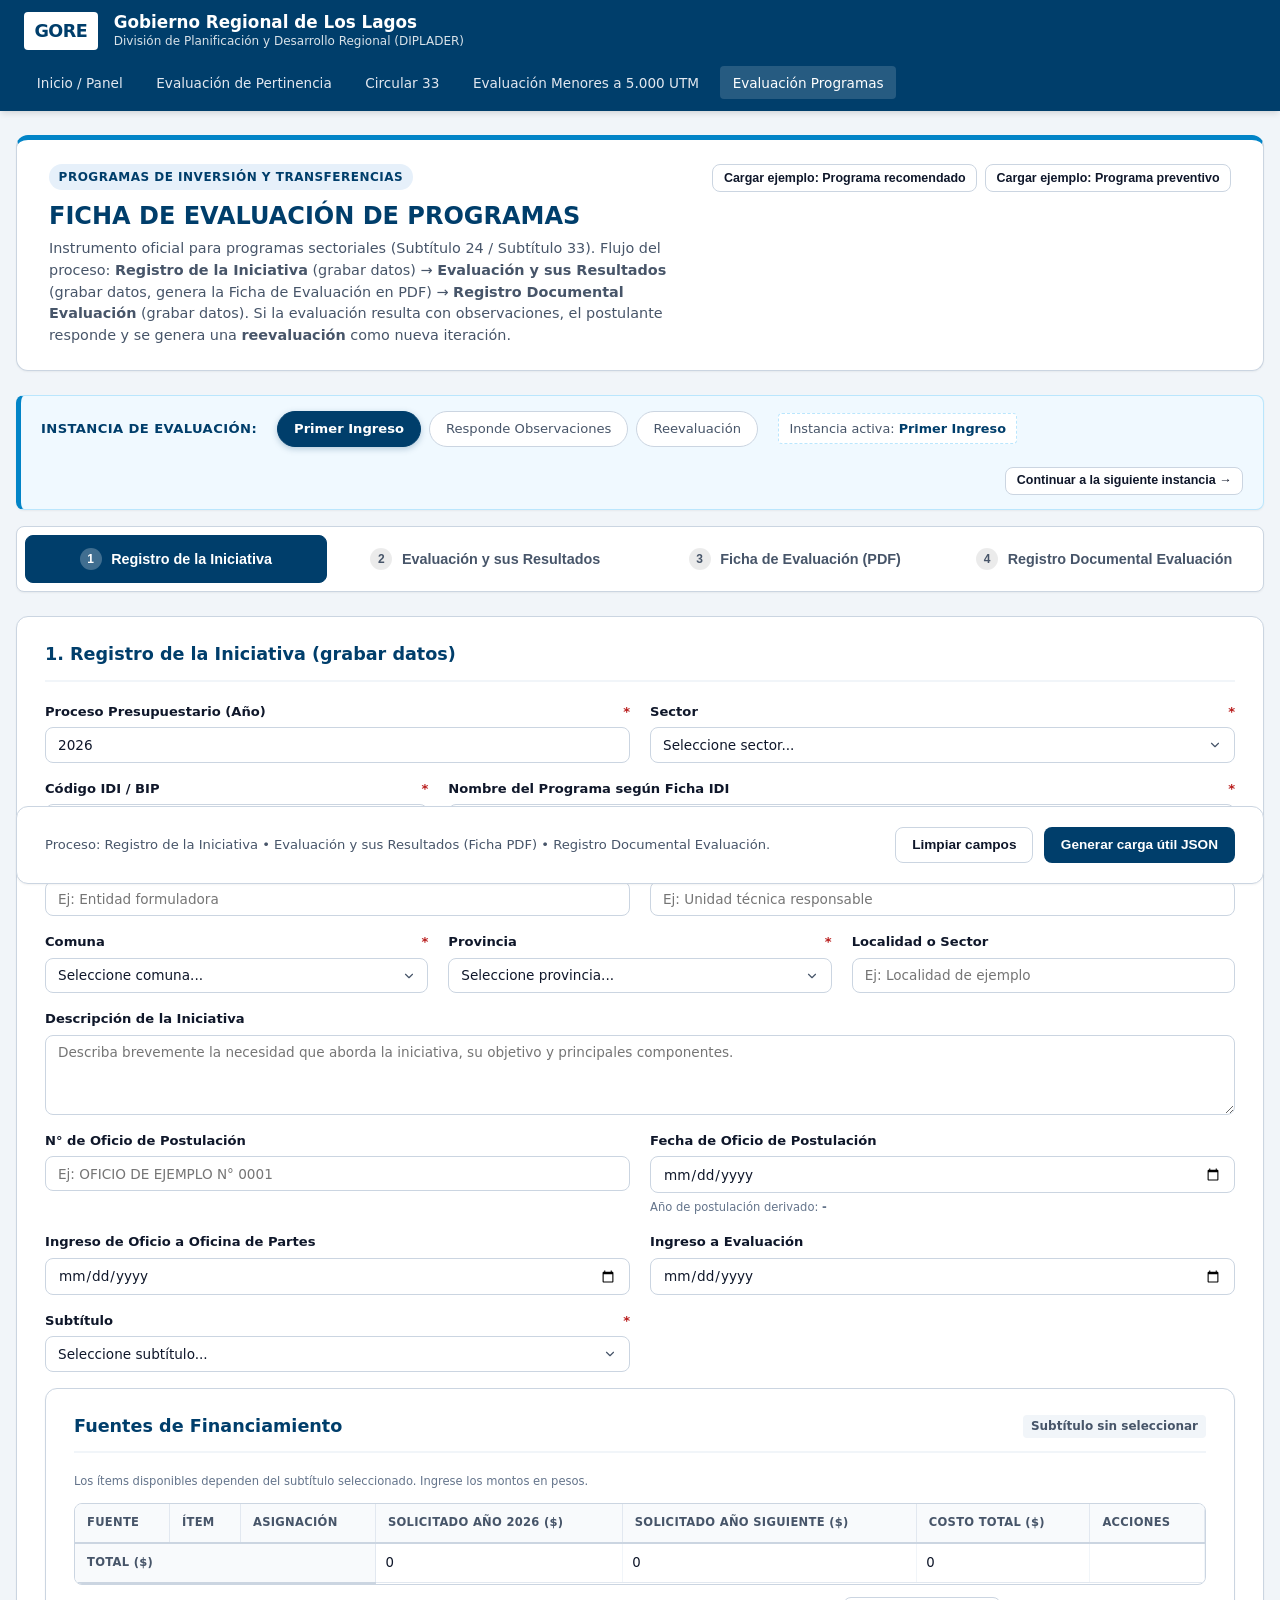
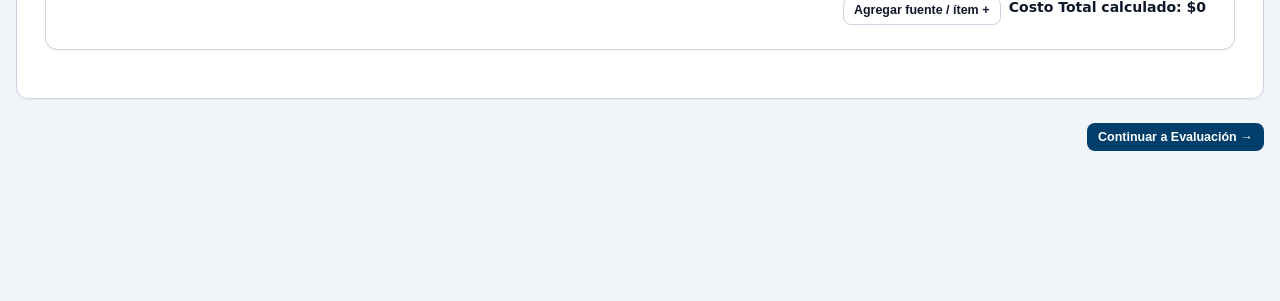
<file: evaluacion-programas.html>
<!DOCTYPE html>
<html lang="es">
<head>
  <meta charset="UTF-8">
  <meta name="viewport" content="width=device-width, initial-scale=1.0">
  <title>Ficha de Evaluación de Programas - GORE Los Lagos</title>
  <link rel="stylesheet" href="css/styles.css?v=20261014-programas-layout">
  <link rel="stylesheet" href="css/print.css" media="print">
</head>
<body>

  <!-- Barra Superior -->
  <header class="top-nav">
    <div class="top-nav-inner">
      <a href="index.html" class="brand-wrapper">
        <span class="brand-logo-badge">GORE</span>
        <div class="brand-info">
          <h1>Gobierno Regional de Los Lagos</h1>
          <p>División de Planificación y Desarrollo Regional (DIPLADER)</p>
        </div>
      </a>
      <nav class="nav-links">
        <a href="index.html" class="nav-link">Inicio / Panel</a>
        <a href="pertinencia.html" class="nav-link">Evaluación de Pertinencia</a>
        <a href="circular-33.html" class="nav-link">Circular 33</a>
        <a href="evaluacion-5000-utm.html" class="nav-link">Evaluación Menores a 5.000 UTM</a>
        <a href="evaluacion-programas.html" class="nav-link active">Evaluación Programas</a>
      </nav>
    </div>
  </header>

  <main class="main-container">
    
    <!-- Encabezado del Formulario -->
    <section class="form-header-card">
      <div class="form-header-title">
        <span class="form-category-pill">Programas de Inversión y Transferencias</span>
        <h2>FICHA DE EVALUACIÓN DE PROGRAMAS</h2>
        <p>
          Instrumento oficial para programas sectoriales (Subtítulo 24 / Subtítulo 33).
          Flujo del proceso: <strong>Registro de la Iniciativa</strong> (grabar datos) &rarr;
          <strong>Evaluación y sus Resultados</strong> (grabar datos, genera la Ficha de Evaluación en PDF) &rarr;
          <strong>Registro Documental Evaluación</strong> (grabar datos). Si la evaluación resulta con observaciones,
          el postulante responde y se genera una <strong>reevaluación</strong> como nueva iteración.
        </p>
      </div>
      <div class="form-header-actions">
        <button type="button" class="btn btn-secondary btn-sm" onclick="cargarEjemploProgramaSalud()">
          <span>Cargar ejemplo: Programa recomendado</span>
        </button>
        <button type="button" class="btn btn-secondary btn-sm" onclick="cargarEjemploProgramaRenal()">
          <span>Cargar ejemplo: Programa preventivo</span>
        </button>
      </div>
    </section>

    <!-- Selector de Instancia de Evaluación -->
    <div class="instancia-selector no-print" id="selectorInstancia"
         data-nombre-campo="instancia_evaluacion"
         data-permite-reevaluacion="true"
         data-tabla-iteraciones="tablaIteracionesProg"
         data-panel-evaluacion="pasoEvaluacionProg"
         data-campo-estado="prog_estado_evaluacion"
         data-campo-fecha="prog_fecha_evaluacion"
         data-campo-detalle="prog_analisis"
         data-paso-evaluacion="evaluacion">
      <span class="instancia-selector-label">Instancia de Evaluación:</span>
      <div class="instancia-options">
        <label class="instancia-option">
          <input type="radio" name="instancia_evaluacion" value="Primer Ingreso" checked onchange="actualizarFichaImprimibleProg()">
          <span>Primer Ingreso</span>
        </label>
        <label class="instancia-option">
          <input type="radio" name="instancia_evaluacion" value="Responde Observaciones" onchange="actualizarFichaImprimibleProg()">
          <span>Responde Observaciones</span>
        </label>
        <label class="instancia-option">
          <input type="radio" name="instancia_evaluacion" value="Reevaluación" onchange="actualizarFichaImprimibleProg()">
          <span>Reevaluación</span>
        </label>
      </div>
      <span class="instancia-selector-help">
        Instancia activa: <strong id="instanciaDescripcionProg">Primer Ingreso</strong>
      </span>
      <button type="button" class="btn btn-secondary btn-sm instancia-next-btn" onclick="avanzarInstanciaProg()">
        Continuar a la siguiente instancia &rarr;
      </button>
    </div>

    <!-- Selector de Pasos -->
    <div class="process-step-tabs no-print">
      <button type="button" class="step-tab-btn active" id="tabBtn1" onclick="cambiarPasoProg('identificacion')">
        <span class="step-tab-number">1</span>
        <span>Registro de la Iniciativa</span>
      </button>
      <button type="button" class="step-tab-btn" id="tabBtn2" onclick="cambiarPasoProg('evaluacion')">
        <span class="step-tab-number">2</span>
        <span>Evaluación y sus Resultados</span>
      </button>
      <button type="button" class="step-tab-btn" id="tabBtn3" onclick="cambiarPasoProg('imprimible')">
        <span class="step-tab-number">3</span>
        <span>Ficha de Evaluación (PDF)</span>
      </button>
      <button type="button" class="step-tab-btn" id="tabBtn4" onclick="cambiarPasoProg('documental')">
        <span class="step-tab-number">4</span>
        <span>Registro Documental Evaluación</span>
      </button>
    </div>

    <!-- FORMULARIO DE PROGRAMAS -->
    <form id="formProgramas" oninput="actualizarFichaImprimibleProg()">

      <!-- ================= PASO 1: REGISTRO DE LA INICIATIVA ================= -->
      <div id="pasoIdentificacionProg" class="paso-contenedor">
        <input type="hidden" id="prog_etapa_postulacion" name="etapa_postulacion" value="Ejecución">
        <section class="form-section-card">
          <div class="section-header">
            <h3>1. Registro de la Iniciativa (grabar datos)</h3>
          </div>

          <div class="form-grid">
            <div class="col-6 prog-registro-field prog-orden-1">
              <div class="form-group">
                <label class="form-label" for="prog_ano_postulacion">Proceso Presupuestario (Año) <span class="required">*</span></label>
                <input type="number" id="prog_ano_postulacion" name="proceso_presupuestario_ano" class="form-control" value="2026" required>
              </div>
            </div>
            <div class="col-6 prog-registro-field prog-orden-2">
              <div class="form-group">
                <label class="form-label" for="prog_sector">Sector <span class="required">*</span></label>
                <select id="prog_sector" name="sector" class="form-control" required>
                  <option value="">Seleccione sector...</option>
                  <option value="Comunicaciones">Comunicaciones</option>
                  <option value="Cultura y Patrimonio">Cultura y Patrimonio</option>
                  <option value="Deporte">Deporte</option>
                  <option value="Educación">Educación</option>
                  <option value="Energía">Energía</option>
                  <option value="Justicia">Justicia</option>
                  <option value="Minería">Minería</option>
                  <option value="Multisectorial">Multisectorial</option>
                  <option value="Pesca">Pesca</option>
                  <option value="Recursos hídricos">Recursos hídricos</option>
                  <option value="Recursos naturales y Medio ambiente">Recursos naturales y Medio ambiente</option>
                  <option value="Salud">Salud</option>
                  <option value="Seguridad Pública">Seguridad Pública</option>
                  <option value="Transporte">Transporte</option>
                  <option value="Turismo y Comercio">Turismo y Comercio</option>
                  <option value="Vivienda y Desarrollo Urbano">Vivienda y Desarrollo Urbano</option>
                  <option value="Otro">Otro</option>
                </select>
              </div>
            </div>
            <div class="col-4 prog-registro-field prog-orden-3">
              <div class="form-group">
                <label class="form-label" for="prog_codigo_idi">Código IDI / BIP <span class="required">*</span></label>
                <input type="text" id="prog_codigo_idi" name="codigo_idi" class="form-control" placeholder="Ej: 00000000-0" required>
              </div>
            </div>
            <div class="col-8 prog-registro-field prog-orden-4">
              <div class="form-group">
                <label class="form-label" for="prog_nombre">Nombre del Programa según Ficha IDI <span class="required">*</span></label>
                <input type="text" id="prog_nombre" name="nombre_programa" class="form-control" placeholder="Nombre completo del programa" required>
              </div>
            </div>
            <div class="col-6 prog-registro-field prog-orden-5">
              <div class="form-group">
                <label class="form-label" for="prog_unidad_formuladora">Unidad Formuladora <span class="required">*</span></label>
                <input type="text" id="prog_unidad_formuladora" name="unidad_formuladora" class="form-control" placeholder="Ej: Entidad formuladora" required>
              </div>
            </div>
            <div class="col-6 prog-registro-field prog-orden-6">
              <div class="form-group">
                <label class="form-label" for="prog_unidad_tecnica">Unidad Técnica <span class="required">*</span></label>
                <input type="text" id="prog_unidad_tecnica" name="unidad_tecnica" class="form-control" placeholder="Ej: Unidad técnica responsable" required>
              </div>
            </div>
            <div class="col-4 prog-registro-field prog-orden-8">
              <div class="form-group">
                <label class="form-label" for="prog_provincia">Provincia <span class="required">*</span></label>
                <select id="prog_provincia" name="localizacion.provincia" class="form-control" data-location-province required>
                  <option value="">Seleccione provincia...</option>
                  <option value="CHILOÉ">CHILOÉ</option>
                  <option value="LLANQUIHUE">LLANQUIHUE</option>
                  <option value="OSORNO">OSORNO</option>
                  <option value="PALENA">PALENA</option>
                  <option value="REGIONAL">REGIONAL</option>
                </select>
              </div>
            </div>
            <div class="col-4 prog-registro-field prog-orden-7">
              <div class="form-group">
                <label class="form-label" for="prog_comuna">Comuna <span class="required">*</span></label>
                <select id="prog_comuna" name="localizacion.comuna" class="form-control" data-location-commune required>
                  <option value="">Selecciona comuna...</option>
                  <option value="Ancud">Ancud</option>
                  <option value="Castro">Castro</option>
                  <option value="Chonchi">Chonchi</option>
                  <option value="Curaco de Vélez">Curaco de Vélez</option>
                  <option value="Dalcahue">Dalcahue</option>
                  <option value="Puqueldón">Puqueldón</option>
                  <option value="Queilén">Queilén</option>
                  <option value="Quellón">Quellón</option>
                  <option value="Quemchi">Quemchi</option>
                  <option value="Quinchao">Quinchao</option>
                  <option value="Calbuco">Calbuco</option>
                  <option value="Cochamó">Cochamó</option>
                  <option value="Fresia">Fresia</option>
                  <option value="Frutillar">Frutillar</option>
                  <option value="Llanquihue">Llanquihue</option>
                  <option value="Los Muermos">Los Muermos</option>
                  <option value="Maullín">Maullín</option>
                  <option value="Puerto Montt">Puerto Montt</option>
                  <option value="Puerto Varas">Puerto Varas</option>
                  <option value="Osorno">Osorno</option>
                  <option value="Puerto Octay">Puerto Octay</option>
                  <option value="Purranque">Purranque</option>
                  <option value="Puyehue">Puyehue</option>
                  <option value="Río Negro">Río Negro</option>
                  <option value="San Juan de la Costa">San Juan de la Costa</option>
                  <option value="San Pablo">San Pablo</option>
                  <option value="Chaitén">Chaitén</option>
                  <option value="Futaleufú">Futaleufú</option>
                  <option value="Hualaihué">Hualaihué</option>
                  <option value="Palena">Palena</option>
                  <option value="Provincial">Provincial</option>
                  <option value="Regional">Regional</option>
                </select>
              </div>
            </div>
            <div class="col-4 prog-registro-field prog-orden-9">
              <div class="form-group">
                <label class="form-label" for="prog_localidad">Localidad o Sector</label>
                <input type="text" id="prog_localidad" name="localizacion.localidad" class="form-control" placeholder="Ej: Localidad de ejemplo">
              </div>
            </div>
            <div class="col-12 prog-registro-field prog-orden-desc">
              <div class="form-group">
                <label class="form-label" for="prog_descripcion">Descripción de la Iniciativa</label>
                <textarea id="prog_descripcion" name="descripcion_proyecto" rows="3" class="form-control" placeholder="Describa brevemente la necesidad que aborda la iniciativa, su objetivo y principales componentes."></textarea>
              </div>
            </div>
            <div class="col-6 prog-registro-field prog-orden-10">
              <div class="form-group">
                <label class="form-label" for="prog_oficio_postulacion">N° de Oficio de Postulación</label>
                <input type="text" id="prog_oficio_postulacion" name="oficio_postulacion.numero" class="form-control" placeholder="Ej: OFICIO DE EJEMPLO N° 0001">
              </div>
            </div>
            <div class="col-6 prog-registro-field prog-orden-11">
              <div class="form-group">
                <label class="form-label" for="prog_fecha_oficio">Fecha de Oficio de Postulación</label>
                <input type="date" id="prog_fecha_oficio" name="oficio_postulacion.fecha" class="form-control">
                <span class="form-hint">Año de postulación derivado: <strong id="prog_registro_ano_post">-</strong></span>
              </div>
            </div>
            <div class="col-6 prog-registro-field prog-orden-12">
              <div class="form-group">
                <label class="form-label" for="prog_ingreso_oficina_partes">Ingreso de Oficio a Oficina de Partes</label>
                <input type="date" id="prog_ingreso_oficina_partes" name="oficio_postulacion.fechaIngresoOficinaPartes" class="form-control">
              </div>
            </div>
            <div class="col-6 prog-registro-field prog-orden-13">
              <div class="form-group">
                <label class="form-label" for="prog_ingreso_evaluacion">Ingreso a Evaluación</label>
                <input type="date" id="prog_ingreso_evaluacion" name="oficio_postulacion.fechaIngresoEvaluacion" class="form-control">
              </div>
            </div>
            <div class="col-6 prog-registro-field prog-orden-14">
              <div class="form-group">
                <label class="form-label" for="subtitulo">Subtítulo <span class="required">*</span></label>
                <select id="subtitulo" name="subtitulo" class="form-control" required>
                  <option value="">Seleccione subtítulo...</option>
                  <option value="24">24</option>
                  <option value="33">33</option>
                </select>
              </div>
            </div>
            <div class="col-12 prog-registro-field prog-orden-fin">
              <section class="form-section-card pert-financing-capture">
                <div class="section-header">
                  <h3>Fuentes de Financiamiento</h3>
                  <span class="section-badge" id="prog_fin_badge_subtitulo">Subtítulo sin seleccionar</span>
                </div>
                <p class="form-hint">Los ítems disponibles dependen del subtítulo seleccionado. Ingrese los montos en pesos.</p>
                <div class="table-responsive">
                  <table class="data-table pert-financing-table" id="tablaFinanciamientoProg" data-table-id="fuentes_financiamiento">
                    <thead>
                      <tr>
                        <th>Fuente</th>
                        <th>Ítem</th>
                        <th>Asignación</th>
                        <th id="prog_fin_ano_actual_label">Solicitado Año ($)</th>
                        <th>Solicitado Año Siguiente ($)</th>
                        <th>Costo Total ($)</th>
                        <th><span class="sr-only">Acciones</span></th>
                      </tr>
                    </thead>
                    <tbody id="prog_fin_body"></tbody>
                    <tfoot>
                      <tr>
                        <th colspan="3">TOTAL ($)</th>
                        <td data-total-for="solicitado_ano_actual">0</td>
                        <td data-total-for="solicitado_ano_siguiente">0</td>
                        <td data-total-for="costo_total">0</td>
                        <td></td>
                      </tr>
                    </tfoot>
                  </table>
                </div>
                <div class="table-actions">
                  <button type="button" class="btn btn-secondary btn-sm" onclick="agregarFilaFinanciamientoProg()">Agregar fuente / ítem +</button>
                  <strong>Costo Total calculado: <span id="prog_fin_total_calculado">$0</span></strong>
                </div>
              </section>
            </div>
          </div>
        </section>

        <div class="table-actions">
          <button type="button" class="btn btn-primary btn-sm" onclick="cambiarPasoProg('evaluacion')">Continuar a Evaluación &rarr;</button>
        </div>
      </div>

      <!-- ================= PASO 2: EVALUACIÓN Y RESULTADOS ================= -->
      <div id="pasoEvaluacionProg" class="paso-contenedor" style="display: none;">
        <section class="form-section-card">
          <div class="section-header">
            <h3>2. Evaluación y Resultados (grabar datos)</h3>
            <span class="section-badge">Análisis Sectorial</span>
          </div>

          <div class="form-grid">
            <div class="col-12">
              <div id="articulacionProg" class="erd-articulacion-root"></div>
              <input type="hidden" id="prog_erd_lineamiento" name="evaluacion.erd_lineamiento">
              <input type="hidden" id="prog_erd_item" name="evaluacion.erd_item">
              <input type="hidden" id="prog_erd_objetivo" name="evaluacion.erd_objetivo">
              <input type="hidden" id="prog_erd_actividad" name="evaluacion.erd_actividad">
              <input type="hidden" id="prog_gob_pilar" name="evaluacion.gob_pilar">
              <input type="hidden" id="prog_gob_letra" name="evaluacion.gob_letra">
              <input type="hidden" id="prog_gob_justificacion" name="evaluacion.gob_fundamento">
            </div>
            <div class="col-12">
              <h4 class="form-subsection-title">Evaluación técnica de la iniciativa</h4>
            </div>
            <div class="col-12">
              <div class="form-group">
                <label class="form-label" for="prog_analisis">Detalle de la evaluación <span class="required">*</span></label>
                <textarea id="prog_analisis" name="evaluacion.texto_evaluacion" rows="5" class="form-control" placeholder="El programa brindará atención sanitaria por un equipo profesional... Cumple con los objetivos de la ERD..." required></textarea>
              </div>
            </div>

            <div class="col-12">
              <section class="form-section-card pert-financing-capture">
                <div class="section-header">
                  <h4>Fuentes de Financiamiento (Evaluación)</h4>
                  <span class="section-badge">Montos en pesos</span>
                </div>
                <p class="form-hint">Cuadro de referencia del Registro de la Iniciativa. Lo presentado es de solo lectura; confirme o modifique los montos recomendados de cada partida según los resultados de la evaluación. Esta es la tabla que se referencia en la ficha.</p>
                <div class="table-responsive">
                  <table class="data-table pert-financing-table" data-table-id="fuentes_financiamiento_evaluacion">
                    <thead>
                      <tr>
                        <th rowspan="2">Fuente / Subtítulo</th>
                        <th rowspan="2">Ítem</th>
                        <th rowspan="2">Asignación</th>
                        <th colspan="2">Presentado ($)</th>
                        <th colspan="2">Recomendado ($)</th>
                        <th rowspan="2">Total Presentado ($)</th>
                        <th rowspan="2">Total Recomendado ($)</th>
                      </tr>
                      <tr>
                        <th>Año actual</th>
                        <th>Año siguiente</th>
                        <th>Año actual</th>
                        <th>Año siguiente</th>
                      </tr>
                    </thead>
                    <tbody id="prog_eval_fin_body"></tbody>
                    <tfoot>
                      <tr>
                        <th colspan="3" style="text-align:right;">TOTAL</th>
                        <td data-eval-total="presentado_ano_actual">0</td>
                        <td data-eval-total="presentado_ano_siguiente">0</td>
                        <td data-eval-total="recomendado_ano_actual">0</td>
                        <td data-eval-total="recomendado_ano_siguiente">0</td>
                        <td data-eval-total="costo_total_presentado">0</td>
                        <td data-eval-total="costo_total_recomendado">0</td>
                      </tr>
                    </tfoot>
                  </table>
                </div>
                <p><strong>Costo total presentado:</strong> <span id="prog_costo_presentado">$0</span> &nbsp; <strong>Costo total recomendado:</strong> <span id="prog_costo_recomendado">$0</span></p>
              </section>
            </div>
            <div class="col-6">
              <div class="form-group">
                <label class="form-label" for="prog_estado_evaluacion">Resultado de la Evaluación <span class="required">*</span></label>
                <select id="prog_estado_evaluacion" name="evaluacion.estado" class="form-control" required onchange="actualizarBadgeProg(this.value)">
                  <option value="RECOMENDADO">RECOMENDADO</option>
                  <option value="OBSERVADO">OBSERVADO</option>
                </select>
              </div>
            </div>
            <div class="col-6" style="display: flex; align-items: flex-end; padding-bottom: 0.5rem;">
              <span class="status-badge recomendado" id="badgeProg">ESTADO: RECOMENDADO</span>
            </div>

            <div class="col-4">
              <div class="form-group">
                <label class="form-label" for="prog_evaluador">Evaluado por (Profesional) <span class="required">*</span></label>
                <input type="text" id="prog_evaluador" name="evaluacion.evaluador_nombre" class="form-control" placeholder="Ej: Profesional evaluador" required>
              </div>
            </div>
            <div class="col-4">
              <div class="form-group">
                <label class="form-label" for="prog_fecha_evaluacion">Fecha de Evaluación <span class="required">*</span></label>
                <input type="date" id="prog_fecha_evaluacion" name="evaluacion.fecha" class="form-control" required>
              </div>
            </div>
          </div>
        </section>

        <table id="tablaIteracionesProg" data-table-id="iteraciones" hidden style="display:none" aria-hidden="true">
          <tbody id="tbodyIteracionesProg"><tr data-table-row>
            <td><input type="text" data-field="numero"></td>
            <td><input type="date" data-field="fecha"></td>
            <td><select data-field="instancia"><option value=""></option><option>Primer Ingreso</option><option>Responde Observaciones</option><option>Reevaluación</option></select></td>
            <td><input type="text" data-field="estado"></td>
            <td><input type="text" data-field="detalle"></td>
          </tr></tbody>
        </table>
        <div class="table-actions">
          <button type="button" class="btn btn-secondary btn-sm" onclick="cambiarPasoProg('imprimible')">Ver Ficha de Evaluación (PDF) &rarr;</button>
          <button type="button" class="btn btn-primary btn-sm" onclick="cambiarPasoProg('documental')">Continuar a Registro Documental &rarr;</button>
        </div>
      </div>

<!-- ================= PASO 3: FICHA DE EVALUACIÓN (PDF) ================= -->
      <div id="seccionImprimibleOficialProg" style="display: none;">
        <div class="official-sheet ut5000-reference-sheet">
          <div class="official-header">
            <div class="official-header-logos">
              <img src="assets/gore-los-lagos.png" alt="Gobierno Regional de Los Lagos">
              <img src="assets/core-los-lagos.png" alt="Consejo Regional de Los Lagos">
            </div>
            <div class="sheet-main-title pert-print-title">FICHA DE EVALUACIÓN DE PROGRAMAS</div>
          </div>

          <div class="sheet-section-title pert-print-section-title">ANTECEDENTES DE LA INICIATIVA:</div>
          <table class="pert-print-table">
            <tbody>
              <tr><th>PROVINCIA</th><td id="print_prog_provincia">-</td></tr>
              <tr><th>COMUNA</th><td id="print_prog_comuna">-</td></tr>
              <tr><th>PROCESO PRESUPUESTARIO</th><td id="print_prog_proceso_presupuestario">-</td></tr>
              <tr><th>AÑO DE POSTULACIÓN</th><td id="print_prog_ano_post">-</td></tr>
              <tr><th>CÓDIGO IDI</th><td id="print_prog_bip">-</td></tr>
              <tr><th>NOMBRE</th><td id="print_prog_nombre">-</td></tr>
              <tr><th>UNIDAD FORMULADORA</th><td id="print_prog_unidad_formuladora">-</td></tr>
              <tr><th>UNIDAD TÉCNICA</th><td id="print_prog_unidad_tecnica">-</td></tr>
              <tr><th>ETAPA</th><td id="print_prog_etapa">-</td></tr>
              <tr><th>SECTOR</th><td id="print_prog_sector">-</td></tr>
            </tbody>
          </table>

          <div class="sheet-section-title pert-print-section-title">DESCRIPCIÓN DE LA INICIATIVA:</div>
          <div class="pert-print-description" id="print_prog_descripcion">-</div>

          <div class="sheet-section-title pert-print-section-title">FUENTE DE FINANCIAMIENTO:</div>
          <table class="pert-print-table pert-print-financing-table">
            <thead>
              <tr>
                <th>FUENTE / SUBTÍTULO</th>
                <th>ÍTEM</th>
                <th>ASIGNACIÓN</th>
                <th id="print_prog_fin_ano_actual_label"                >SOLICITADO AÑO M$</th>
                                <th>SOLICITADO AÑO SIGUIENTE M$</th>
                <th>COSTO TOTAL M$</th>
              </tr>
            </thead>
            <tbody id="print_prog_fin_body"></tbody>
            <tfoot>
              <tr>
                <th colspan="3">TOTAL</th>
                <td id="print_prog_total_ano_actual">0</td>
                <td id="print_prog_total_ano_siguiente">0</td>
                <td id="print_prog_costo_total">0</td>
              </tr>
            </tfoot>
          </table>

          <div class="sheet-section-title pert-print-section-title">EVALUACIÓN:</div>
          <div class="pert-print-description" id="print_prog_evaluacion_bloque"></div>

          <div class="ut5000-evaluador-line">
            <span>Estado</span>
            <span>:</span>
            <span class="status-badge revision" id="print_prog_estado">-</span>
          </div>
          <div class="ut5000-evaluador-line">
            <span>Evaluado por</span>
            <span>:</span>
            <span id="print_prog_evaluador_texto">-</span>
          </div>
          <div class="ut5000-evaluador-line">
            <span>Fecha de evaluación</span>
            <span>:</span>
            <span id="print_prog_fecha_eval">-</span>
          </div>
        </div>
        <div class="official-sheet-actions no-print">
          <button type="button" class="btn btn-primary" onclick="imprimirFichaOficialProg()">
            <span>Imprimir Ficha de Evaluación / Exportar a PDF</span>
          </button>
        </div>
      </div>

      <!-- ================= PASO 4: REGISTRO DOCUMENTAL EVALUACIÓN ================= -->
      <div id="pasoDocumentalProg" class="paso-contenedor" style="display: none;">
        <section class="form-section-card">
          <div class="section-header">
            <h3>4. Registro Documental Evaluación (grabar datos)</h3>
            <span class="section-badge">Constancia documental</span>
          </div>
          <div class="callout callout-info">
            <span>Deja constancia de la Ficha de Evaluación emitida en el paso anterior. La firma electrónica y la
            emisión de oficios se realizan en la instancia de Oficios de la DIPLADER.</span>
          </div>

          <div class="form-grid">
            <div class="col-4">
              <div class="form-group">
                <label class="form-label" for="prog_reg_registrado_por">Registrado por (Profesional) <span class="required">*</span></label>
                <input type="text" id="prog_reg_registrado_por" name="registro_documental_evaluacion.registrado_por" class="form-control" placeholder="Nombre del profesional" required>
              </div>
            </div>

            <div class="col-4">
              <div class="form-group">
                <label class="form-label" for="prog_reg_oficio">N° de Oficio (Instancia de Oficios)</label>
                <input type="text" id="prog_reg_oficio" name="registro_documental_evaluacion.referencia_oficio" class="form-control" placeholder="Ej: OFICIO DE EJEMPLO N° 0002">
              </div>
            </div>
            <div class="col-4">
              <div class="form-group">
                <label class="form-label" for="prog_reg_oficio_fecha">Fecha del Oficio</label>
                <input type="date" id="prog_reg_oficio_fecha" name="registro_documental_evaluacion.fecha_oficio" class="form-control">
              </div>
            </div>
            <div class="col-12">
              <div class="form-group">
                <label class="form-label" for="prog_reg_oficio_destinatario">Destinatario del Oficio</label>
                <input type="text" id="prog_reg_oficio_destinatario" name="registro_documental_evaluacion.destinatario_oficio" class="form-control" placeholder="Ej: Entidad pública destinataria">
              </div>
            </div>
            <div class="col-12">
              <div class="form-group">
                <label class="form-label" for="prog_reg_validador">Enlace Validador DocDigital (Ley N° 19.799)</label>
                <input type="url" id="prog_reg_validador" name="registro_documental_evaluacion.url_validador_docdigital" class="form-control" placeholder="https://doc.digital.gob.cl/validador/...">
              </div>
            </div>

            <div class="col-12">
              <div class="form-group">
                <label class="form-label" for="prog_reg_observaciones">Constancia y Observaciones del Registro</label>
                <textarea id="prog_reg_observaciones" name="registro_documental_evaluacion.constancia_registro" rows="3" class="form-control" placeholder="Dónde se conserva el documento, a quién se remitió, observaciones de archivo..."></textarea>
              </div>
            </div>
          </div>

          <div class="cierre-ciclo-box" id="cierreCicloProg">
            <strong>Resultado del ciclo:</strong> <span id="cierreResultadoProg">-</span>
          </div>
        </section>
      </div>

      <!-- Barra de Acciones Final -->
      <div class="form-footer-bar no-print">
        <div class="form-footer-left">
          <span>Proceso: Registro de la Iniciativa &bull; Evaluación y sus Resultados (Ficha PDF) &bull; Registro Documental Evaluación.</span>
        </div>
        <div class="form-footer-right">
          <button type="reset" class="btn btn-secondary">Limpiar campos</button>
          <button type="button" class="btn btn-primary" onclick="guardarFormularioProgramas()">
            <span>Generar carga útil JSON</span>
          </button>
        </div>
      </div>

    </form>
  </main>

  <!-- Scripts -->
  <script src="js/schemas.js"></script>
  <script src="js/app.js"></script>
  <script src="js/localizacion.js"></script>
  <script src="js/erd-regional-data.js"></script>
  <script src="js/gobernador-data.js"></script>
  <script src="js/erd-selector.js"></script>
  <script>
    function cambiarPasoProg(paso) {
      ['tabBtn1', 'tabBtn2', 'tabBtn3', 'tabBtn4'].forEach(id => {
        document.getElementById(id).classList.remove('active');
      });

      document.getElementById('pasoIdentificacionProg').style.display = 'none';
      document.getElementById('pasoEvaluacionProg').style.display = 'none';
      document.getElementById('pasoDocumentalProg').style.display = 'none';
      document.getElementById('seccionImprimibleOficialProg').style.display = 'none';

      if (paso === 'identificacion') {
        document.getElementById('tabBtn1').classList.add('active');
        document.getElementById('pasoIdentificacionProg').style.display = 'block';
      } else if (paso === 'evaluacion') {
        document.getElementById('tabBtn2').classList.add('active');
        document.getElementById('pasoEvaluacionProg').style.display = 'block';
      } else if (paso === 'imprimible') {
        document.getElementById('tabBtn3').classList.add('active');
        actualizarFichaImprimibleProg();
        document.getElementById('seccionImprimibleOficialProg').style.display = 'block';
      } else if (paso === 'documental') {
        document.getElementById('tabBtn4').classList.add('active');
        document.getElementById('pasoDocumentalProg').style.display = 'block';
      }
    }

    function actualizarBadgeProg(val) {
      const badge = document.getElementById('badgeProg');
      badge.className = 'status-badge';
      if (!val) {
        badge.classList.add('revision');
        badge.textContent = 'ESTADO: PENDIENTE DE REGISTRO';
      } else if (val === 'RECOMENDADO') {
        badge.classList.add('recomendado');
        badge.textContent = 'ESTADO: RECOMENDADO';
      } else if (val === 'OBSERVADO') {
        badge.classList.add('observado');
        badge.textContent = 'ESTADO: OBSERVADO';
      } else {
        badge.classList.add('rechazado');
        badge.textContent = 'ESTADO: ' + val;
      }
      actualizarFichaImprimibleProg();
    }

    function actualizarFichaImprimibleProg() {
      sincronizarSelectoresUbicacion();
      AppIteracion.aplicar();
      sincronizarSubtituloFinanciamientoProg();
      const getVal = id => document.getElementById(id)?.value || '';
      const claveInstancia = AppIteracion.actual();

      const etiquetaInstancia = AppIteracion.ETIQUETAS[claveInstancia];
      ['instanciaDescripcionProg'].forEach(id => {
        const el = document.getElementById(id);
        if (el) el.textContent = etiquetaInstancia;
      });

      document.getElementById('print_prog_provincia').textContent = getVal('prog_provincia') || '-';
      document.getElementById('print_prog_comuna').textContent = getVal('prog_comuna') || '-';
      document.getElementById('print_prog_proceso_presupuestario').textContent = getVal('prog_ano_postulacion') || '-';
      document.getElementById('print_prog_etapa').textContent = getVal('prog_etapa_postulacion') || '-';
      document.getElementById('print_prog_sector').textContent = getVal('prog_sector') || '-';
      const fechaOficioPostulacion = getVal('prog_fecha_oficio');
      document.getElementById('prog_registro_ano_post').textContent = fechaOficioPostulacion ? fechaOficioPostulacion.slice(0, 4) : '-';
      document.getElementById('print_prog_ano_post').textContent = fechaOficioPostulacion ? fechaOficioPostulacion.slice(0, 4) : '-';
      document.getElementById('print_prog_bip').textContent = getVal('prog_codigo_idi') || '-';
      document.getElementById('print_prog_nombre').textContent = getVal('prog_nombre') || '-';
      document.getElementById('print_prog_unidad_formuladora').textContent = getVal('prog_unidad_formuladora') || '-';
      document.getElementById('print_prog_unidad_tecnica').textContent = getVal('prog_unidad_tecnica') || '-';
      document.getElementById('print_prog_descripcion').textContent = getVal('prog_descripcion') || '-';
      actualizarFinanciamientoProg();

      // Evaluación bloque
      const detallesEvaluacion = [
        ['Detalle de la evaluación', 'prog_analisis']
      ]
        .map(([etiqueta, id]) => {
          const valor = getVal(id).trim();
          return valor ? `${etiqueta}:\n${valor}` : '';
        })
        .filter(Boolean);
      document.getElementById('print_prog_evaluacion_bloque').textContent =
        detallesEvaluacion.join('\n\n') || 'Sin evaluación registrada.';

      const estadoBadge = document.getElementById('print_prog_estado');
      const estado = getVal('prog_estado_evaluacion');
      estadoBadge.className = 'status-badge';
      if (estado === 'RECOMENDADO') {
        estadoBadge.classList.add('recomendado');
      } else if (estado === 'OBSERVADO') {
        estadoBadge.classList.add('observado');
      } else if (estado) {
        estadoBadge.classList.add('rechazado');
      } else {
        estadoBadge.classList.add('revision');
      }
      estadoBadge.textContent = estado || '-';
      document.getElementById('print_prog_evaluador_texto').textContent = getVal('prog_evaluador') || 'Profesional Evaluador';
      const fechaEvaluacion = getVal('prog_fecha_evaluacion');
      document.getElementById('print_prog_fecha_eval').textContent = fechaEvaluacion
        ? fechaEvaluacion.split('-').reverse().join('-')
        : '-';

      // Resultado del ciclo al cerrar el Registro Documental
      const cierre = document.getElementById('cierreResultadoProg');
      if (cierre) {
        cierre.textContent = AppIteracion.exigeIteracion(getVal('prog_estado_evaluacion'))
          ? 'Resultado con OBSERVACIONES: el postulante responde y se abre una nueva iteración de evaluación.'
          : 'Resultado RECOMENDADO: fin del proceso.';
      }

    }

    /** Avanza al ciclo de iteraciones: responde observaciones -> reevaluación. */
    function avanzarInstanciaProg() {
      const estado = document.getElementById('prog_estado_evaluacion')?.value || '';
      AppIteracion.avanzar(estado, {
        actualizar: actualizarFichaImprimibleProg,
        irAlPaso: cambiarPasoProg
      });
    }

    function imprimirFichaOficialProg() {
      actualizarFichaImprimibleProg();
      mostrarSoloFicha(
        ['pasoIdentificacionProg', 'pasoEvaluacionProg', 'pasoDocumentalProg'],
        'seccionImprimibleOficialProg'
      );
      window.print();
    }

    function guardarFormularioProgramas() {
      if (!validarFechasDesdePostulacion('formProgramas')) return;
      const data = serializarEvaluacion('formProgramas', {
        modelo: 'EvaluacionProgramasRegional',
        linea: 'Evaluación de Programas'
      });
      data.costo_total_presentado = calcularCostoTotalPresentado(data);
      data.costo_total_recomendado = calcularCostoTotalRecomendado(data);
      showJsonModal('Evaluación de Programas - Payload para Backend', data);
    }

    function cargarEjemploProgramaSalud() {
      document.getElementById('prog_ano_postulacion').value = 2026;
      document.getElementById('prog_codigo_idi').value = "00000005-0";
      document.getElementById('prog_provincia').value = "OSORNO";
      document.getElementById('prog_sector').value = "Salud";
      document.getElementById('prog_nombre').value = "Programa demostrativo de atención comunitaria";
      document.getElementById('prog_unidad_formuladora').value = "Entidad formuladora de ejemplo";
      document.getElementById('prog_unidad_tecnica').value = "Unidad técnica de ejemplo";

      cargarFinanciamientoEjemploProg('24', '09', 247477057, 1057316513);
      document.getElementById('prog_descripcion').value = "Descripción ficticia para probar la captura de un programa.";
      seleccionarArticulacionEjemplo('articulacionProg', { erd: [[0, 1, 0]], gob: [[2, 0]] });

      document.getElementById('prog_estado_evaluacion').value = "RECOMENDADO";
      actualizarBadgeProg("RECOMENDADO");
      document.getElementById('prog_fecha_evaluacion').value = "2026-04-30";
      document.getElementById('prog_evaluador').value = "Vanessa Diaz";
      document.getElementById('prog_analisis').value = "El programa demostrativo cumple los requisitos de ejemplo y contribuye al bienestar de la comunidad.";
      document.getElementById('prog_reg_validador').value = "";

      // Registro documental de la ficha emitida
      document.getElementById('prog_reg_registrado_por').value = "Vanessa Diaz";
      document.getElementById('prog_reg_oficio').value = "OFICIO DE EJEMPLO N° 0009";
      document.getElementById('prog_reg_oficio_fecha').value = "2026-04-30";
      document.getElementById('prog_reg_observaciones').value = "Programa demostrativo recomendado y remitido a la entidad formuladora.";

      actualizarFichaImprimibleProg();
    }

    function cargarEjemploProgramaRenal() {
      document.getElementById('prog_ano_postulacion').value = 2027;
      document.getElementById('prog_codigo_idi').value = "00000006-0";
      document.getElementById('prog_provincia').value = "LLANQUIHUE";
      document.getElementById('prog_sector').value = "Salud";
      document.getElementById('prog_nombre').value = "Programa demostrativo de prevención comunitaria";
      document.getElementById('prog_unidad_formuladora').value = "Entidad formuladora de ejemplo";
      document.getElementById('prog_unidad_tecnica').value = "Unidad técnica de ejemplo";

      cargarFinanciamientoEjemploProg('33', '01', 400000000, 0);
      document.getElementById('prog_descripcion').value = "Descripción ficticia para probar la captura de un programa.";
      seleccionarArticulacionEjemplo('articulacionProg', { erd: [[0, 1, 1]] });

      document.getElementById('prog_estado_evaluacion').value = "RECOMENDADO";
      actualizarBadgeProg("RECOMENDADO");
      document.getElementById('prog_fecha_evaluacion').value = "2026-08-15";
      document.getElementById('prog_evaluador').value = "Vanessa Diaz";
      document.getElementById('prog_analisis').value = "Programa demostrativo alineado con objetivos de desarrollo comunitario. Se emite recomendación técnica favorable.";
      document.getElementById('prog_reg_validador').value = "";

      // Registro documental de la ficha emitida
      document.getElementById('prog_reg_registrado_por').value = "Vanessa Diaz";
      document.getElementById('prog_reg_oficio').value = "OFICIO DE EJEMPLO N° 0010";
      document.getElementById('prog_reg_oficio_fecha').value = "2026-08-15";
      document.getElementById('prog_reg_observaciones').value = "Programa demostrativo recomendado y remitido a la entidad formuladora.";

      actualizarFichaImprimibleProg();
    }

    const catalogoFinanciamientoProg = {
      '24': [
        { item: '01', nombre: 'AL SECTOR PRIVADO' },
        { item: '02', nombre: 'AL GOBIERNO CENTRAL' },
        { item: '03', nombre: 'A OTRAS ENTIDADES PÚBLICAS' },
        { item: '04', nombre: 'A EMPRESAS PÚBLICAS NO FINANCIERAS' },
        { item: '05', nombre: 'A EMPRESAS PÚBLICAS FINANCIERAS' },
        { item: '06', nombre: 'A GOBIERNOS EXTRANJEROS' },
        { item: '07', nombre: 'A ORGANISMOS INTERNACIONALES' },
        { item: '08', nombre: 'A INSTITUCIONES PRIVADAS EJECUTORAS DE POLÍTICAS PÚBLICAS' },
        { item: '09', nombre: 'A UNIDADES O PROGRAMAS DEL SERVICIO' }
      ],
      '33': [
        { item: '01', nombre: 'AL SECTOR PRIVADO' },
        { item: '02', nombre: 'AL GOBIERNO CENTRAL' },
        { item: '03', nombre: 'A OTRAS ENTIDADES PÚBLICAS' },
        { item: '04', nombre: 'A EMPRESAS PÚBLICAS NO FINANCIERAS' },
        { item: '05', nombre: 'A EMPRESAS PÚBLICAS FINANCIERAS' },
        { item: '06', nombre: 'A GOBIERNOS EXTRANJEROS' },
        { item: '07', nombre: 'A ORGANISMOS INTERNACIONALES' }
      ]
    };

    function itemsFinanciamientoProg() {
      return catalogoFinanciamientoProg[document.getElementById('subtitulo').value] || [];
    }

    function campoFinanciamientoProg(campo, tipo, valor = '') {
      const input = document.createElement('input');
      input.type = tipo;
      input.dataset.field = campo;
      input.value = valor;
      return input;
    }

    // Al cambiar el subtítulo se reconstruyen los ítems disponibles de cada fila.
    function actualizarItemsFilaProg(fila) {
      const selectItem = fila.querySelector('[data-field="item"]');
      const subtitulo = document.getElementById('subtitulo').value;
      selectItem.replaceChildren();
      const base = document.createElement('option');
      base.value = '';
      base.textContent = subtitulo ? 'Seleccione ítem...' : 'Seleccione subtítulo primero...';
      selectItem.appendChild(base);
      itemsFinanciamientoProg().forEach(({ item, nombre }) => {
        const opcion = document.createElement('option');
        opcion.value = item;
        opcion.textContent = `${item} ${nombre}`;
        selectItem.appendChild(opcion);
      });
      selectItem.disabled = !subtitulo;
      fila.querySelector('[data-field="subtitulo"]').value = subtitulo;
    }

    function crearFilaFinanciamientoProg() {
      const fila = document.createElement('tr');
      fila.dataset.tableRow = '';

      const celdaFuente = document.createElement('td');
      celdaFuente.append('FNDR', campoFinanciamientoProg('fuente', 'hidden', 'FNDR'));
      fila.appendChild(celdaFuente);

      const celdaItem = document.createElement('td');
      const selectItem = document.createElement('select');
      selectItem.className = 'form-control';
      selectItem.dataset.field = 'item';
      celdaItem.append(selectItem, campoFinanciamientoProg('subtitulo', 'hidden'));
      fila.appendChild(celdaItem);

      const celdaAsig = document.createElement('td');
      celdaAsig.textContent = 'No aplica';
      fila.appendChild(celdaAsig);

      ['solicitado_ano_actual', 'solicitado_ano_siguiente'].forEach(campo => {
        const input = campoFinanciamientoProg(campo, 'text');
        input.className = 'form-control';
        input.inputMode = 'numeric';
        input.dataset.formatCurrency = 'true';
        input.placeholder = '0';
        input.autocomplete = 'off';
        input.addEventListener('input', () => formatPesosInput(input));
        input.addEventListener('input', actualizarFinanciamientoProg);
        const celda = document.createElement('td');
        celda.appendChild(input);
        fila.appendChild(celda);
      });

      const costo = campoFinanciamientoProg('costo_total', 'number', '0');
      costo.className = 'form-control auto-calc';
      costo.readOnly = true;
      const celdaCosto = document.createElement('td');
      celdaCosto.appendChild(costo);
      fila.appendChild(celdaCosto);

      const celdaAcciones = document.createElement('td');
      const quitar = document.createElement('button');
      quitar.type = 'button';
      quitar.className = 'btn btn-danger btn-sm';
      quitar.textContent = 'Quitar';
      quitar.addEventListener('click', () => {
        fila.remove();
        actualizarFinanciamientoProg();
      });
      celdaAcciones.appendChild(quitar);
      fila.appendChild(celdaAcciones);

      actualizarItemsFilaProg(fila);
      return fila;
    }

    function agregarFilaFinanciamientoProg() {
      document.getElementById('prog_fin_body').appendChild(crearFilaFinanciamientoProg());
      actualizarFinanciamientoProg();
    }

    function sincronizarSubtituloFinanciamientoProg() {
      const tabla = document.getElementById('tablaFinanciamientoProg');
      const subtitulo = document.getElementById('subtitulo').value;
      if (tabla.dataset.subtitulo === subtitulo) return;
      tabla.dataset.subtitulo = subtitulo;
      document.getElementById('prog_fin_badge_subtitulo').textContent =
        subtitulo ? `Subtítulo ${subtitulo}` : 'Subtítulo sin seleccionar';
      document.querySelectorAll('#prog_fin_body tr[data-table-row]').forEach(actualizarItemsFilaProg);
      if (subtitulo && !document.querySelector('#prog_fin_body tr[data-table-row]')) {
        agregarFilaFinanciamientoProg();
      }
    }

    function cargarFinanciamientoEjemploProg(subtitulo, item, actual, siguiente) {
      document.getElementById('subtitulo').value = subtitulo;
      document.getElementById('prog_fin_body').replaceChildren();
      document.getElementById('tablaFinanciamientoProg').dataset.subtitulo = '';
      sincronizarSubtituloFinanciamientoProg();
      const fila = document.querySelector('#prog_fin_body tr[data-table-row]');
      fila.querySelector('[data-field="item"]').value = item;
      fila.querySelector('[data-field="solicitado_ano_actual"]').value = actual;
      fila.querySelector('[data-field="solicitado_ano_siguiente"]').value = siguiente;
      actualizarFinanciamientoProg();
    }

    function actualizarFinanciamientoProg() {
      const ano = Number(document.getElementById('prog_ano_postulacion').value) || new Date().getFullYear();
      document.getElementById('prog_fin_ano_actual_label').textContent = `Solicitado Año ${ano} ($)`;
      document.getElementById('print_prog_fin_ano_actual_label').textContent = `SOLICITADO AÑO ${ano} M$`;
      const formato = n => n.toLocaleString('es-CL');
      const formatoM = n => (n / 1000).toLocaleString('es-CL', { maximumFractionDigits: 3 });
      const subtitulo = document.getElementById('subtitulo').value;
      const cuerpoImpresion = document.getElementById('print_prog_fin_body');
      const lineas = [];
      let totalActual = 0;
      let totalSiguiente = 0;
      document.querySelectorAll('#prog_fin_body tr[data-table-row]').forEach(fila => {
        const actualInput = fila.querySelector('[data-field="solicitado_ano_actual"]');
        const siguienteInput = fila.querySelector('[data-field="solicitado_ano_siguiente"]');
        formatPesosInput(actualInput);
        formatPesosInput(siguienteInput);
        const actual = parseCurrencyValue(actualInput.value) || 0;
        const siguiente = parseCurrencyValue(siguienteInput.value) || 0;
        fila.querySelector('[data-field="costo_total"]').value = String(actual + siguiente);
        totalActual += actual;
        totalSiguiente += siguiente;

        const selItem = fila.querySelector('[data-field="item"]');
        if (!selItem.value && actual + siguiente === 0) return;
        lineas.push({
          clave: claveFilaFinanciamiento(fila),
          fuente: `FNDR / ${subtitulo || '-'}`,
          item: selItem.selectedOptions[0]?.textContent || '-',
          clasificador: '-',
          actual,
          siguiente
        });
      });
      const tabla = document.getElementById('tablaFinanciamientoProg');
      tabla.querySelector('[data-total-for="solicitado_ano_actual"]').textContent = formato(totalActual);
      tabla.querySelector('[data-total-for="solicitado_ano_siguiente"]').textContent = formato(totalSiguiente);
      tabla.querySelector('[data-total-for="costo_total"]').textContent = formato(totalActual + totalSiguiente);
      document.getElementById('prog_fin_total_calculado').textContent = `$${formato(totalActual + totalSiguiente)}`;
      const evaluacion = sincronizarEvaluacionFinanciamiento({
        cuerpoId: 'prog_eval_fin_body',
        lineas,
        presentadoId: 'prog_costo_presentado',
        recomendadoId: 'prog_costo_recomendado',
        alCambiar: actualizarFinanciamientoProg
      });
      renderizarFilasFichaFinanciamiento(cuerpoImpresion, evaluacion.lineas, formatoM);
      document.getElementById('print_prog_total_ano_actual').textContent =
        formatoM(evaluacion.lineas.reduce((suma, l) => suma + l.actual, 0));
      document.getElementById('print_prog_total_ano_siguiente').textContent =
        formatoM(evaluacion.lineas.reduce((suma, l) => suma + l.siguiente, 0));
      document.getElementById('print_prog_costo_total').textContent = formatoM(evaluacion.recomendado);
    }

    document.addEventListener('DOMContentLoaded', function () {
      configurarFechasDesdePostulacion('formProgramas', 'prog_fecha_oficio');
      configurarArticulacion({
        rootId: 'articulacionProg',
        formId: 'formProgramas',
        erd: { lineamiento: 'prog_erd_lineamiento', item: 'prog_erd_item', objetivo: 'prog_erd_objetivo', actividad: 'prog_erd_actividad' },
        gob: { pilar: 'prog_gob_pilar', letra: 'prog_gob_letra', fundamento: 'prog_gob_justificacion' }
      });
      document.getElementById('subtitulo').addEventListener('change', sincronizarSubtituloFinanciamientoProg);
      actualizarFichaImprimibleProg();
    });
  </script>
</body>
</html>
</file>
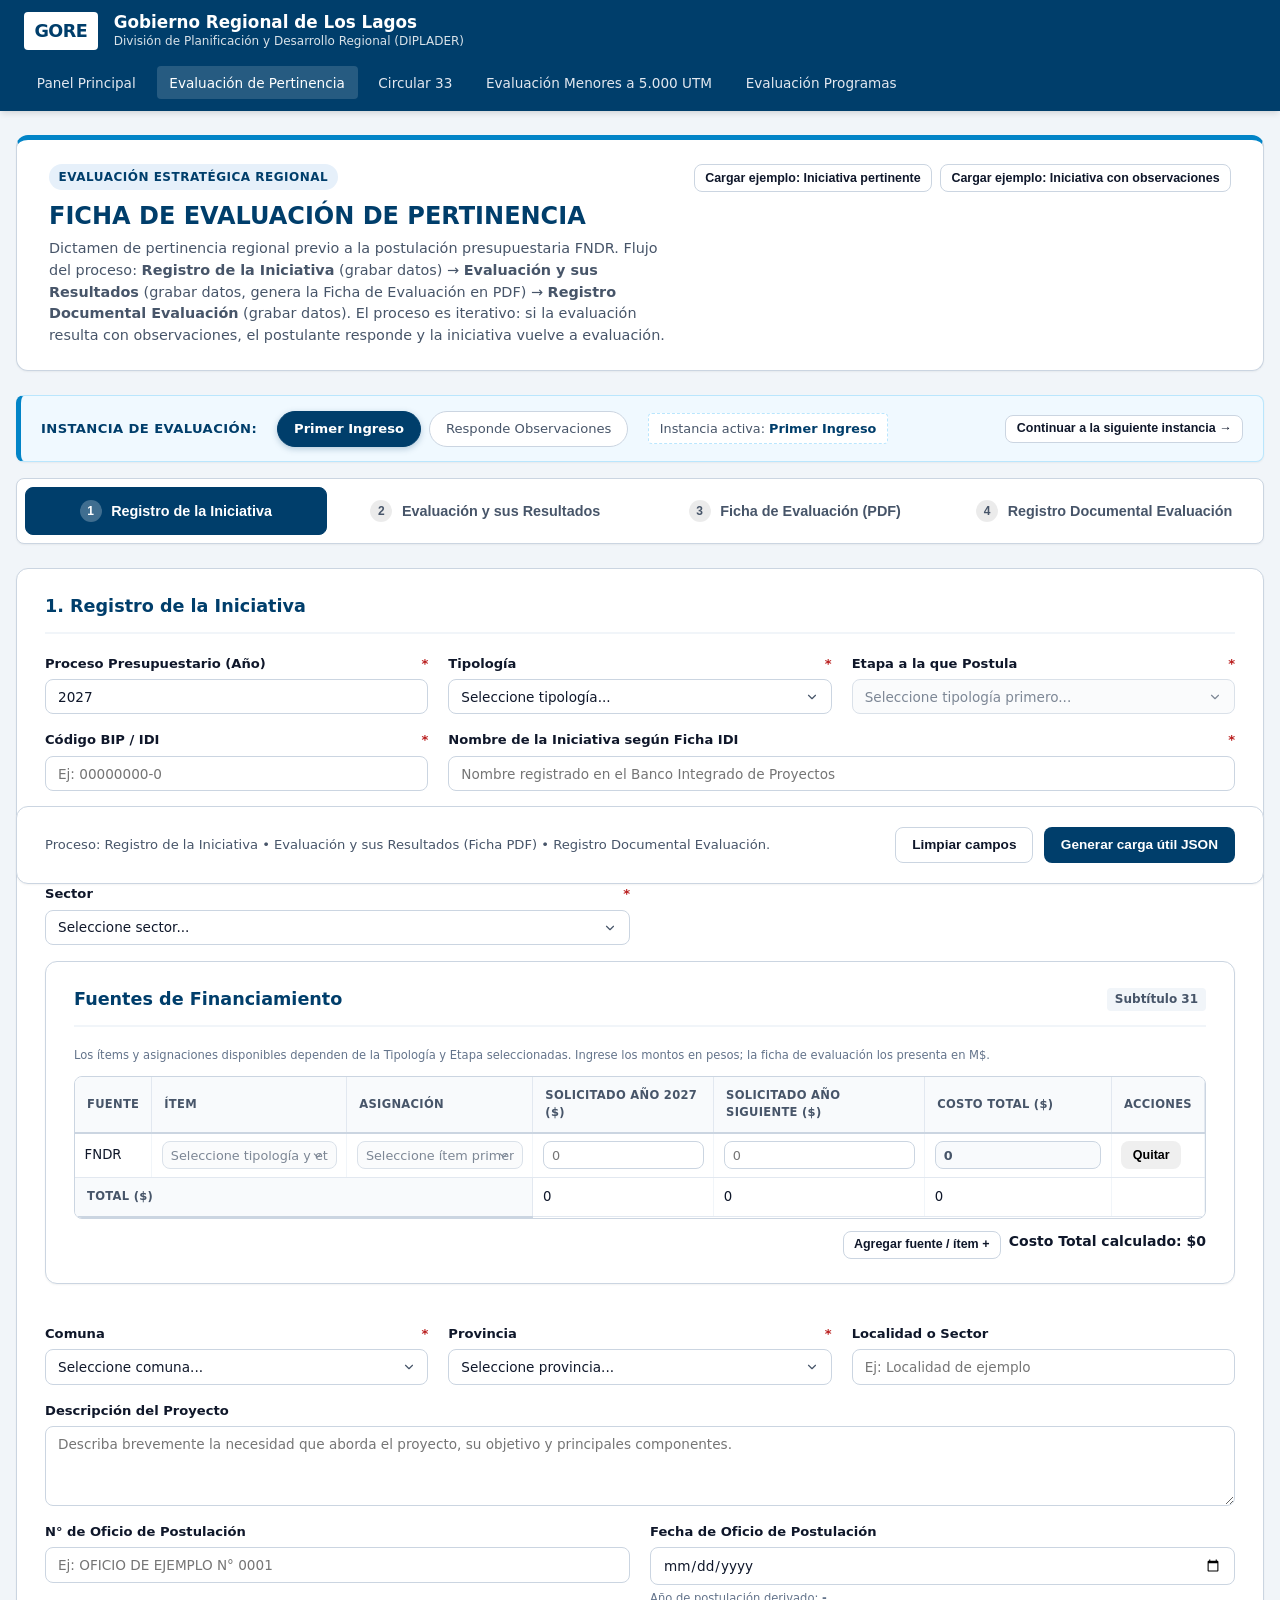
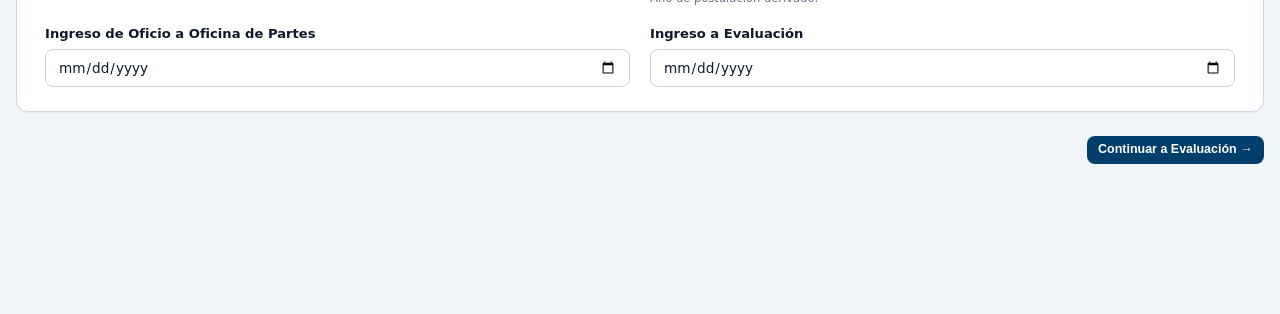
<file: pertinencia.html>
<!DOCTYPE html>
<html lang="es">
<head>
  <meta charset="UTF-8">
  <meta name="viewport" content="width=device-width, initial-scale=1.0">
  <title>Ficha de Evaluación de Pertinencia - GORE Los Lagos</title>
  <link rel="stylesheet" href="css/styles.css">
  <link rel="stylesheet" href="css/print.css" media="print">
</head>
<body>

  <!-- Barra Superior -->
  <header class="top-nav">
    <div class="top-nav-inner">
      <a href="index.html" class="brand-wrapper">
        <span class="brand-logo-badge">GORE</span>
        <div class="brand-info">
          <h1>Gobierno Regional de Los Lagos</h1>
          <p>División de Planificación y Desarrollo Regional (DIPLADER)</p>
        </div>
      </a>
      <nav class="nav-links">
        <a href="index.html" class="nav-link">Panel Principal</a>
        <a href="pertinencia.html" class="nav-link active">Evaluación de Pertinencia</a>
        <a href="circular-33.html" class="nav-link">Circular 33</a>
        <a href="evaluacion-5000-utm.html" class="nav-link">Evaluación Menores a 5.000 UTM</a>
        <a href="evaluacion-programas.html" class="nav-link">Evaluación Programas</a>
      </nav>
    </div>
  </header>

  <main class="main-container">
    
    <!-- Encabezado del Formulario -->
    <section class="form-header-card">
      <div class="form-header-title">
        <span class="form-category-pill">Evaluación Estratégica Regional</span>
        <h2>FICHA DE EVALUACIÓN DE PERTINENCIA</h2>
        <p>
          Dictamen de pertinencia regional previo a la postulación presupuestaria FNDR.
          Flujo del proceso: <strong>Registro de la Iniciativa</strong> (grabar datos) &rarr;
          <strong>Evaluación y sus Resultados</strong> (grabar datos, genera la Ficha de Evaluación en PDF) &rarr;
          <strong>Registro Documental Evaluación</strong> (grabar datos). El proceso es iterativo: si la evaluación
          resulta con observaciones, el postulante responde y la iniciativa vuelve a evaluación.
        </p>
      </div>
      <div class="form-header-actions">
        <button type="button" class="btn btn-secondary btn-sm" onclick="cargarEjemploPertinenciaFavorable()">
          <span>Cargar ejemplo: Iniciativa pertinente</span>
        </button>
        <button type="button" class="btn btn-secondary btn-sm" onclick="cargarEjemploPertinenciaObservada()">
          <span>Cargar ejemplo: Iniciativa con observaciones</span>
        </button>
      </div>
    </section>

    <!-- Selector de Instancia de Evaluación -->
    <div class="instancia-selector no-print" id="selectorInstancia"
         data-nombre-campo="instancia_evaluacion"
         data-permite-reevaluacion="false"
         data-bloque-respuesta=""
         data-bloque-reevaluacion=""
         data-tabla-iteraciones="tablaIteracionesPert"
         data-panel-evaluacion="pasoEvaluacion"
         data-campo-estado="estado_pertinencia"
         data-campo-fecha="fecha_evaluacion_fin"
         data-campo-detalle="analisis_pertinencia_tecnica"
         data-paso-evaluacion="evaluacion">
      <span class="instancia-selector-label">Instancia de Evaluación:</span>
      <div class="instancia-options">
        <label class="instancia-option">
          <input type="radio" name="instancia_evaluacion" value="Primer Ingreso" checked onchange="actualizarFichaImprimible()">
          <span>Primer Ingreso</span>
        </label>
        <label class="instancia-option">
          <input type="radio" name="instancia_evaluacion" value="Responde Observaciones" onchange="actualizarFichaImprimible()">
          <span>Responde Observaciones</span>
        </label>
      </div>
      <span class="instancia-selector-help">
        Instancia activa: <strong id="instanciaDescripcionPert">Primer Ingreso</strong>
      </span>
      <button type="button" class="btn btn-secondary btn-sm instancia-next-btn" onclick="avanzarInstanciaPert()">
        Continuar a la siguiente instancia &rarr;
      </button>
    </div>

    <!-- Selector de Pasos -->
    <div class="process-step-tabs no-print">
      <button type="button" class="step-tab-btn active" id="tabBtn1" onclick="cambiarPaso('identificacion')">
        <span class="step-tab-number">1</span>
        <span>Registro de la Iniciativa</span>
      </button>
      <button type="button" class="step-tab-btn" id="tabBtn2" onclick="cambiarPaso('evaluacion')">
        <span class="step-tab-number">2</span>
        <span>Evaluación y sus Resultados</span>
      </button>
      <button type="button" class="step-tab-btn" id="tabBtn3" onclick="cambiarPaso('imprimible')">
        <span class="step-tab-number">3</span>
        <span>Ficha de Evaluación (PDF)</span>
      </button>
      <button type="button" class="step-tab-btn" id="tabBtn4" onclick="cambiarPaso('documental')">
        <span class="step-tab-number">4</span>
        <span>Registro Documental Evaluación</span>
      </button>
    </div>

    <!-- FORMULARIO DE PERTINENCIA -->
    <form id="formPertinencia" oninput="actualizarFichaImprimible()">

      <!-- ================= PASO 1: REGISTRO DE LA INICIATIVA ================= -->
      <div id="pasoIdentificacion" class="paso-contenedor">
        <section class="form-section-card">
          <div class="section-header">
            <h3>1. Registro de la Iniciativa</h3>
          </div>
          <div class="form-grid">
            <div class="col-4 pert-registro-field pert-orden-1">
              <div class="form-group">
                <label class="form-label" for="proceso_presupuestario">Proceso Presupuestario (Año) <span class="required">*</span></label>
                <input type="number" id="proceso_presupuestario" name="proceso_presupuestario_ano" class="form-control" value="2027" required>
              </div>
            </div>
            <div class="col-4 pert-registro-field pert-orden-2">
              <div class="form-group">
                <label class="form-label" for="tipologia_pert">Tipología <span class="required">*</span></label>
                <select id="tipologia_pert" name="tipologia" class="form-control" required>
                  <option value="">Seleccione tipología...</option>
                  <option value="01">ESTUDIOS BÁSICOS</option>
                  <option value="02">PROYECTOS</option>
                  <option value="03">PROGRAMAS DE INVERSIÓN</option>
                </select>
              </div>
            </div>
            <div class="col-4 pert-registro-field pert-orden-2">
              <div class="form-group">
                <label class="form-label" for="etapa_postula">Etapa a la que Postula <span class="required">*</span></label>
                <select id="etapa_postula" name="etapa_postulacion" class="form-control" required disabled>
                  <option value="">Seleccione tipología primero...</option>
                </select>
              </div>
            </div>
            <div class="col-4 pert-registro-field pert-orden-3">
              <div class="form-group">
                <label class="form-label" for="codigo_bip">Código BIP / IDI <span class="required">*</span></label>
                <input type="text" id="codigo_bip" name="codigo_bip" class="form-control" placeholder="Ej: 00000000-0" required>
              </div>
            </div>
            <div class="col-8 pert-registro-field pert-orden-4">
              <div class="form-group">
                <label class="form-label" for="nombre_proyecto">Nombre de la Iniciativa según Ficha IDI <span class="required">*</span></label>
                <input type="text" id="nombre_proyecto" name="nombre_iniciativa" class="form-control" placeholder="Nombre registrado en el Banco Integrado de Proyectos" required>
              </div>
            </div>

            <div class="col-6 pert-registro-field pert-orden-5">
              <div class="form-group">
                <label class="form-label" for="unidad_formuladora">Unidad Formuladora <span class="required">*</span></label>
                <input type="text" id="unidad_formuladora" name="unidad_formuladora" class="form-control" placeholder="Ej: Entidad formuladora" required>
              </div>
            </div>
            <div class="col-6 pert-registro-field pert-orden-6">
              <div class="form-group">
                <label class="form-label" for="unidad_tecnica_pert">Unidad Técnica <span class="required">*</span></label>
                <input type="text" id="unidad_tecnica_pert" name="unidad_tecnica" class="form-control" placeholder="Ej: Unidad técnica responsable" required>
              </div>
            </div>
            <div class="col-6 pert-registro-field pert-orden-7">
              <div class="form-group">
                <label class="form-label" for="sector_iniciativa">Sector <span class="required">*</span></label>
                <select id="sector_iniciativa" name="sector" class="form-control" required>
                  <option value="">Seleccione sector...</option>
                  <option value="Comunicaciones">Comunicaciones</option>
                  <option value="Cultura y Patrimonio">Cultura y Patrimonio</option>
                  <option value="Deporte">Deporte</option>
                  <option value="Educación">Educación</option>
                  <option value="Energía">Energía</option>
                  <option value="Justicia">Justicia</option>
                  <option value="Minería">Minería</option>
                  <option value="Multisectorial">Multisectorial</option>
                  <option value="Pesca">Pesca</option>
                  <option value="Recursos hídricos">Recursos hídricos</option>
                  <option value="Recursos naturales y Medio ambiente">Recursos naturales y Medio ambiente</option>
                  <option value="Salud">Salud</option>
                  <option value="Seguridad Pública">Seguridad Pública</option>
                  <option value="Transporte">Transporte</option>
                  <option value="Turismo y Comercio">Turismo y Comercio</option>
                  <option value="Vivienda y Desarrollo Urbano">Vivienda y Desarrollo Urbano</option>
                  <option value="Otro">Otro</option>
                </select>
              </div>
            </div>
            <div class="col-12 pert-registro-field pert-orden-8">
              <section class="form-section-card pert-financing-capture">
                <div class="section-header">
                  <h3>Fuentes de Financiamiento</h3>
                  <span class="section-badge">Subtítulo 31</span>
                </div>
                <p class="form-hint">Los ítems y asignaciones disponibles dependen de la Tipología y Etapa seleccionadas. Ingrese los montos en pesos; la ficha de evaluación los presenta en M$.</p>
                <div class="table-responsive">
                  <table class="data-table pert-financing-table" id="tablaFinanciamientoPert" data-table-id="fuentes_financiamiento">
                    <thead>
                      <tr>
                        <th>Fuente</th>
                        <th>Ítem</th>
                        <th>Asignación</th>
                        <th id="financiamiento_ano_actual_label">Solicitado Año ($)</th>
                        <th id="financiamiento_ano_siguiente_label">Solicitado Año Siguiente ($)</th>
                        <th>Costo Total ($)</th>
                        <th><span class="sr-only">Acciones</span></th>
                      </tr>
                    </thead>
                    <tbody id="financiamiento_pert_body"></tbody>
                    <tfoot>
                      <tr>
                        <th colspan="3">TOTAL ($)</th>
                        <td data-total-for="solicitado_ano_actual">0</td>
                        <td data-total-for="solicitado_ano_siguiente">0</td>
                        <td data-total-for="costo_total">0</td>
                        <td></td>
                      </tr>
                    </tfoot>
                  </table>
                </div>
                <div class="table-actions">
                  <button type="button" class="btn btn-secondary btn-sm" onclick="agregarFilaFinanciamientoPert()">Agregar fuente / ítem +</button>
                  <strong>Costo Total calculado: <span id="costo_total_calculado_pert">$0</span></strong>
                </div>
              </section>
            </div>

            <div class="col-4 pert-registro-field pert-orden-10">
              <div class="form-group">
                <label class="form-label" for="provincia_pert">Provincia <span class="required">*</span></label>
                <select id="provincia_pert" name="localizacion.provincia" class="form-control" data-location-province required>
                  <option value="">Seleccione provincia...</option>
                  <option value="CHILOÉ">CHILOÉ</option>
                  <option value="LLANQUIHUE">LLANQUIHUE</option>
                  <option value="OSORNO">OSORNO</option>
                  <option value="PALENA">PALENA</option>
                  <option value="REGIONAL">REGIONAL</option>
                </select>
              </div>
            </div>
            <div class="col-4 pert-registro-field pert-orden-9">
              <div class="form-group">
                <label class="form-label" for="comuna_pert">Comuna <span class="required">*</span></label>
                <select id="comuna_pert" name="localizacion.comuna" class="form-control" data-location-commune required>
                  <option value="">Selecciona comuna...</option>
                  <option value="Ancud">Ancud</option>
                  <option value="Castro">Castro</option>
                  <option value="Chonchi">Chonchi</option>
                  <option value="Curaco de Vélez">Curaco de Vélez</option>
                  <option value="Dalcahue">Dalcahue</option>
                  <option value="Puqueldón">Puqueldón</option>
                  <option value="Queilén">Queilén</option>
                  <option value="Quellón">Quellón</option>
                  <option value="Quemchi">Quemchi</option>
                  <option value="Quinchao">Quinchao</option>
                  <option value="Calbuco">Calbuco</option>
                  <option value="Cochamó">Cochamó</option>
                  <option value="Fresia">Fresia</option>
                  <option value="Frutillar">Frutillar</option>
                  <option value="Llanquihue">Llanquihue</option>
                  <option value="Los Muermos">Los Muermos</option>
                  <option value="Maullín">Maullín</option>
                  <option value="Puerto Montt">Puerto Montt</option>
                  <option value="Puerto Varas">Puerto Varas</option>
                  <option value="Osorno">Osorno</option>
                  <option value="Puerto Octay">Puerto Octay</option>
                  <option value="Purranque">Purranque</option>
                  <option value="Puyehue">Puyehue</option>
                  <option value="Río Negro">Río Negro</option>
                  <option value="San Juan de la Costa">San Juan de la Costa</option>
                  <option value="San Pablo">San Pablo</option>
                  <option value="Chaitén">Chaitén</option>
                  <option value="Futaleufú">Futaleufú</option>
                  <option value="Hualaihué">Hualaihué</option>
                  <option value="Palena">Palena</option>
                  <option value="Provincial">Provincial</option>
                  <option value="Regional">Regional</option>
                </select>
              </div>
            </div>
            <div class="col-4 pert-registro-field pert-orden-11">
              <div class="form-group">
                <label class="form-label" for="localidad_pert">Localidad o Sector</label>
                <input type="text" id="localidad_pert" name="localizacion.localidad" class="form-control" placeholder="Ej: Localidad de ejemplo">
              </div>
            </div>
            <div class="col-12 pert-registro-field pert-orden-12">
              <div class="form-group">
                <label class="form-label" for="descripcion_proyecto">Descripción del Proyecto</label>
                <textarea id="descripcion_proyecto" name="descripcion_proyecto" rows="3" class="form-control" placeholder="Describa brevemente la necesidad que aborda el proyecto, su objetivo y principales componentes."></textarea>
              </div>
            </div>
            <div class="col-6 pert-registro-field pert-orden-13">
              <div class="form-group">
                <label class="form-label" for="oficioPostulacion">N° de Oficio de Postulación</label>
                <input type="text" id="oficioPostulacion" name="oficio_postulacion.numero" class="form-control" placeholder="Ej: OFICIO DE EJEMPLO N° 0001">
              </div>
            </div>
            <div class="col-6 pert-registro-field pert-orden-14">
              <div class="form-group">
                <label class="form-label" for="oficioPostulacionFecha">Fecha de Oficio de Postulación</label>
                <input type="date" id="oficioPostulacionFecha" name="oficio_postulacion.fecha" class="form-control">
                <span class="form-hint">Año de postulación derivado: <strong id="registro_ano_post">-</strong></span>
              </div>
            </div>
            <div class="col-6 pert-registro-field pert-orden-15">
              <div class="form-group">
                <label class="form-label" for="oficioPostulacionOficinaPartes">Ingreso de Oficio a Oficina de Partes</label>
                <input type="date" id="oficioPostulacionOficinaPartes" name="oficio_postulacion.fechaIngresoOficinaPartes" class="form-control">
              </div>
            </div>
            <div class="col-6 pert-registro-field pert-orden-16">
              <div class="form-group">
                <label class="form-label" for="oficioPostulacionEvaluacion">Ingreso a Evaluación</label>
                <input type="date" id="oficioPostulacionEvaluacion" name="oficio_postulacion.fechaIngresoEvaluacion" class="form-control">
              </div>
            </div>

          </div>
        </section>

        <div class="table-actions">
          <button type="button" class="btn btn-primary btn-sm" onclick="cambiarPaso('evaluacion')">Continuar a Evaluación &rarr;</button>
        </div>
      </div>

      <!-- ================= PASO 2: EVALUACIÓN Y RESULTADOS ================= -->
      <div id="pasoEvaluacion" class="paso-contenedor" style="display: none;">
        <section class="form-section-card">
          <div class="section-header">
            <h3>2. Evaluación y Resultados (grabar datos)</h3>
            <span class="section-badge">Dictamen GORE</span>
          </div>

          <div class="form-grid">
            <div class="col-12">
              <div id="articulacionPert" class="erd-articulacion-root"></div>
              <input type="hidden" id="pert_erd_lineamiento" name="evaluacion_pertinencia.erd_lineamiento">
              <input type="hidden" id="pert_erd_item" name="evaluacion_pertinencia.erd_item">
              <input type="hidden" id="pert_erd_objetivo" name="evaluacion_pertinencia.erd_objetivo">
              <input type="hidden" id="pert_erd_actividad" name="evaluacion_pertinencia.erd_actividad">
              <input type="hidden" id="pert_gob_pilar" name="evaluacion_pertinencia.gob_pilar">
              <input type="hidden" id="pert_gob_letra" name="evaluacion_pertinencia.gob_letra">
              <input type="hidden" id="pert_gob_justificacion" name="evaluacion_pertinencia.gob_fundamento">
            </div>

            <div class="col-12">
              <h4 class="form-subsection-title">Evaluación técnica de la iniciativa</h4>
            </div>
            <div class="col-12">
              <div class="form-group">
                <label class="form-label" for="analisis_pertinencia_tecnica">Detalle de la evaluación <span class="required">*</span></label>
                <textarea id="analisis_pertinencia_tecnica" name="evaluacion_pertinencia.analisis_tecnico" rows="4" class="form-control" placeholder="Dictamen fundado sobre la viabilidad técnica, impacto territorial y priorización presupuestaria..." required></textarea>
              </div>
            </div>

            <!-- Dictamen de Pertinencia -->
            <div class="col-6">
              <div class="form-group">
                <label class="form-label" for="estado_pertinencia">Resultado de la Evaluación <span class="required">*</span></label>
                <select id="estado_pertinencia" name="resolucion.estado_pertinencia" class="form-control" required onchange="actualizarEstadoPertinencia(this.value)">
                  <option value="PERTINENTE">PERTINENTE</option>
                  <option value="OBSERVADO">OBSERVADO</option>
                </select>
              </div>
            </div>
            <div class="col-6" style="display: flex; align-items: flex-end; padding-bottom: 0.5rem;">
              <span class="status-badge recomendado" id="badgePertinencia">ESTADO: PERTINENTE</span>
            </div>

            <div class="col-12" id="contenedorObservaciones" style="display: none;">
              <div class="form-group">
                <label class="form-label" for="observaciones_devolucion">Detalle de Observaciones a Subsanar por la Unidad Formuladora</label>
                <textarea id="observaciones_devolucion" name="resolucion.observaciones_devolucion" rows="4" class="form-control" placeholder="Detalle técnico y administrativo de las observaciones requeridas para subsanación..."></textarea>
              </div>
            </div>

            <!-- Trazabilidad y Evaluador -->
            <div class="col-4">
              <div class="form-group">
                <label class="form-label" for="evaluador_pert">Profesional Evaluador <span class="required">*</span></label>
                <input type="text" id="evaluador_pert" name="trazabilidad.evaluador_nombre" class="form-control" placeholder="Nombre completo del profesional" required>
              </div>
            </div>
            <div class="col-4">
              <div class="form-group">
                <label class="form-label" for="fecha_evaluacion_fin">Fecha de Evaluación <span class="required">*</span></label>
                <input type="date" id="fecha_evaluacion_fin" name="trazabilidad.fecha_evaluacion" class="form-control" required>
              </div>
            </div>
          </div>
        </section>

        <table id="tablaIteracionesPert" data-table-id="iteraciones" hidden aria-hidden="true">
          <tbody></tbody>
        </table>
        <div class="table-actions">
          <button type="button" class="btn btn-secondary btn-sm" onclick="cambiarPaso('imprimible')">Ver Ficha de Evaluación (PDF) &rarr;</button>
          <button type="button" class="btn btn-primary btn-sm" onclick="cambiarPaso('documental')">Continuar a Registro Documental &rarr;</button>
        </div>
      </div>

<!-- ================= PASO 3: FICHA DE EVALUACIÓN (PDF) ================= -->
      <div id="seccionImprimibleOficial" style="display: none;">
        <div class="official-sheet">
          <!-- Encabezado Oficial -->
          <div class="official-header">
            <div class="official-header-logos">
              <img src="assets/gore-los-lagos.png" alt="Gobierno Regional de Los Lagos">
              <img src="assets/core-los-lagos.png" alt="Consejo Regional de Los Lagos">
            </div>
            <div class="sheet-main-title pert-print-title">FICHA DE EVALUACIÓN PROYECTOS</div>
          </div>

          <div class="sheet-section-title pert-print-section-title">ANTECEDENTES DEL PROYECTO:</div>
          <table class="pert-print-table">
            <tbody>
              <tr><th>PROVINCIA</th><td id="print_provincia">-</td></tr>
              <tr><th>COMUNA</th><td id="print_comuna">-</td></tr>
              <tr><th>PROCESO PRESUPUESTARIO</th><td id="print_proceso_presupuestario">-</td></tr>
              <tr><th>AÑO DE POSTULACIÓN</th><td id="print_ano_post">-</td></tr>
              <tr><th>CÓDIGO IDI</th><td id="print_bip">-</td></tr>
              <tr><th>NOMBRE</th><td id="print_nombre">-</td></tr>
              <tr><th>UNIDAD FORMULADORA</th><td id="print_proponente">-</td></tr>
              <tr><th>UNIDAD TÉCNICA</th><td id="print_unidad_tecnica">-</td></tr>
              <tr><th>TIPOLOGÍA</th><td id="print_tipologia">-</td></tr>
              <tr><th>ETAPA</th><td id="print_etapa">-</td></tr>
              <tr><th>SECTOR</th><td id="print_sector">-</td></tr>
            </tbody>
          </table>

          <div class="sheet-section-title pert-print-section-title">DESCRIPCIÓN DEL PROYECTO:</div>
          <div class="pert-print-description" id="print_descripcion_proyecto">-</div>

          <div class="sheet-section-title pert-print-section-title">FUENTE DE FINANCIAMIENTO:</div>
          <table class="pert-print-table pert-print-financing-table">
            <thead>
              <tr>
                <th>FUENTE / SUBTÍTULO</th>
                <th>ÍTEM</th>
                <th>ASIGNACIÓN</th>
                <th id="print_financiamiento_ano_actual_label">SOLICITADO AÑO M$</th>
                <th id="print_financiamiento_ano_siguiente_label">SOLICITADO AÑO SIGUIENTE M$</th>
                <th>COSTO TOTAL M$</th>
              </tr>
            </thead>
            <tbody id="print_financiamiento_pert_body"></tbody>
            <tfoot>
              <tr>
                <th colspan="3">TOTAL</th>
                <td id="print_total_ano_actual_pert">0</td>
                <td id="print_total_ano_siguiente_pert">0</td>
                <td id="print_costo_total_pert">0</td>
              </tr>
            </tfoot>
          </table>

          <div class="sheet-section-title pert-print-section-title">EVALUACIÓN:</div>
          <ol class="pert-print-evaluation" id="print_evaluacion_lista"></ol>

          <div class="pert-print-status">
            <strong>ESTADO:</strong> <span class="status-badge recomendado" id="print_estado_badge">PERTINENTE</span>
          </div>
          <div class="pert-print-footer">
            <div><strong>Evaluado por:</strong> <span id="print_evaluador">-</span></div>
            <div><strong>Fecha de Evaluación:</strong> <span id="print_fecha_evaluacion">-</span></div>
          </div>
        </div>
        <div class="official-sheet-actions no-print">
          <button type="button" class="btn btn-primary" onclick="imprimirFichaOficial()">
            <span>Imprimir Ficha de Evaluación / Exportar a PDF</span>
          </button>
        </div>
      </div>

      <!-- ================= PASO 4: REGISTRO DOCUMENTAL EVALUACIÓN ================= -->
      <div id="pasoDocumental" class="paso-contenedor" style="display: none;">
        <section class="form-section-card">
          <div class="section-header">
            <h3>4. Registro Documental Evaluación (grabar datos)</h3>
            <span class="section-badge">Constancia documental</span>
          </div>
          <div class="callout callout-info">
            <span>Deja constancia de la Ficha de Evaluación emitida en el paso anterior. La firma electrónica y la
            emisión de oficios se realizan en la instancia de Oficios de la DIPLADER.</span>
          </div>

          <div class="form-grid">
            <div class="col-4">
              <div class="form-group">
                <label class="form-label" for="pert_reg_registrado_por">Registrado por (Profesional) <span class="required">*</span></label>
                <input type="text" id="pert_reg_registrado_por" name="registro_documental_evaluacion.registrado_por" class="form-control" placeholder="Nombre del profesional" required>
              </div>
            </div>

            <div class="col-4">
              <div class="form-group">
                <label class="form-label" for="pert_reg_oficio">N° de Oficio (Instancia de Oficios)</label>
                <input type="text" id="pert_reg_oficio" name="registro_documental_evaluacion.referencia_oficio" class="form-control" placeholder="Ej: OFICIO DE EJEMPLO N° 0002">
              </div>
            </div>
            <div class="col-4">
              <div class="form-group">
                <label class="form-label" for="pert_reg_oficio_fecha">Fecha del Oficio</label>
                <input type="date" id="pert_reg_oficio_fecha" name="registro_documental_evaluacion.fecha_oficio" class="form-control">
              </div>
            </div>
            <div class="col-12">
              <div class="form-group">
                <label class="form-label" for="pert_reg_oficio_destinatario">Destinatario del Oficio</label>
                <input type="text" id="pert_reg_oficio_destinatario" name="registro_documental_evaluacion.destinatario_oficio" class="form-control" placeholder="Ej: Entidad pública destinataria">
              </div>
            </div>

            <div class="col-12">
              <div class="form-group">
                <label class="form-label" for="pert_reg_validador">Enlace Validador DocDigital (Ley N° 19.799)</label>
                <input type="url" id="pert_reg_validador" name="registro_documental_evaluacion.url_validador_docdigital" class="form-control" placeholder="https://doc.digital.gob.cl/validador/...">
              </div>
            </div>

            <div class="col-12">
              <div class="form-group">
                <label class="form-label" for="pert_reg_observaciones">Constancia y Observaciones del Registro</label>
                <textarea id="pert_reg_observaciones" name="registro_documental_evaluacion.constancia_registro" rows="3" class="form-control" placeholder="Dónde se conserva el documento, a quién se remitió, observaciones de archivo..."></textarea>
              </div>
            </div>
          </div>

          <div class="cierre-ciclo-box" id="cierreCicloPert">
            <strong>Resultado del ciclo:</strong> <span id="cierreResultadoPert">-</span>
          </div>
        </section>
      </div>

      <!-- Barra de Acciones Final -->
      <div class="form-footer-bar no-print">
        <div class="form-footer-left">
          <span>Proceso: Registro de la Iniciativa &bull; Evaluación y sus Resultados (Ficha PDF) &bull; Registro Documental Evaluación.</span>
        </div>
        <div class="form-footer-right">
          <button type="reset" class="btn btn-secondary">Limpiar campos</button>
          <button type="button" class="btn btn-primary" onclick="guardarFormularioPertinencia()">
            <span>Generar carga útil JSON</span>
          </button>
        </div>
      </div>

    </form>
  </main>

  <!-- Scripts -->
  <script src="js/schemas.js"></script>
  <script src="js/app.js"></script>
  <script src="js/localizacion.js"></script>
  <script src="js/erd-regional-data.js"></script>
  <script src="js/gobernador-data.js"></script>
  <script src="js/erd-selector.js"></script>
  <script>
    function cambiarPaso(paso) {
      ['tabBtn1', 'tabBtn2', 'tabBtn3', 'tabBtn4'].forEach(id => {
        document.getElementById(id).classList.remove('active');
      });

      document.getElementById('pasoIdentificacion').style.display = 'none';
      document.getElementById('pasoEvaluacion').style.display = 'none';
      document.getElementById('pasoDocumental').style.display = 'none';
      document.getElementById('seccionImprimibleOficial').style.display = 'none';

      if (paso === 'identificacion') {
        document.getElementById('tabBtn1').classList.add('active');
        document.getElementById('pasoIdentificacion').style.display = 'block';
      } else if (paso === 'evaluacion') {
        document.getElementById('tabBtn2').classList.add('active');
        document.getElementById('pasoEvaluacion').style.display = 'block';
      } else if (paso === 'imprimible') {
        document.getElementById('tabBtn3').classList.add('active');
        actualizarFichaImprimible();
        document.getElementById('seccionImprimibleOficial').style.display = 'block';
      } else if (paso === 'documental') {
        document.getElementById('tabBtn4').classList.add('active');
        document.getElementById('pasoDocumental').style.display = 'block';
      }
    }

    /** Avanza al ciclo de iteraciones: responde observaciones -> reevalúa. */
    function avanzarInstanciaPert() {
      AppIteracion.avanzar(getValEstado(), {
        actualizar: actualizarFichaImprimible,
        irAlPaso: cambiarPaso
      });
    }

    function getValEstado() {
      return document.getElementById('estado_pertinencia')?.value || '';
    }

    const clasificadoresPresupuestarios31 = [
      { codigo: '01', grupo: '01 ESTUDIOS BÁSICOS', etapas: { 'Ejecución': ['001', '002'] }, opciones: [
        ['001', 'G. ADMINISTRATIVOS'],
        ['002', 'CONSULTORÍA']
      ] },
      { codigo: '02', grupo: '02 PROYECTOS', etapas: {
        'Prefactibilidad': ['001', '002'],
        'Factibilidad': ['001', '002'],
        'Diseño': ['001', '002', '003', '999'],
        'Ejecución': ['001', '002', '003', '004', '005', '006', '007', '999']
      }, opciones: [
        ['001', 'G. ADMINISTRATIVOS'],
        ['002', 'CONSULTORÍA'],
        ['003', 'TERRENOS'],
        ['004', 'OBRAS CIVILES'],
        ['005', 'EQUIPAMIENTO'],
        ['006', 'EQUIPOS'],
        ['007', 'VEHÍCULOS'],
        ['999', 'OTROS GASTOS']
      ] },
      { codigo: '03', grupo: '03 PROGRAMAS DE INVERSIÓN', etapas: {
        'Diseño': ['001', '002'],
        'Ejecución': ['001', '002', '003']
      }, opciones: [
        ['001', 'G. ADMINISTRATIVOS'],
        ['002', 'CONSULTORÍA'],
        ['003', 'CONTRATACIÓN DEL PROGRAMA']
      ] }
    ];

    function obtenerClasificadoresDisponiblesPert() {
      const tipologia = document.getElementById('tipologia_pert').value;
      const etapa = document.getElementById('etapa_postula').value;
      const grupo = clasificadoresPresupuestarios31.find(item => item.codigo === tipologia);
      const codigosDisponibles = grupo?.etapas[etapa] || [];
      if (!grupo || !codigosDisponibles.length) return [];

      return [{
        ...grupo,
        opciones: grupo.opciones.filter(([codigo]) => codigosDisponibles.includes(codigo))
      }];
    }

    function actualizarEtapasTipologiaPert() {
      const selectorTipologia = document.getElementById('tipologia_pert');
      const selectorEtapa = document.getElementById('etapa_postula');
      const grupo = clasificadoresPresupuestarios31.find(item => item.codigo === selectorTipologia.value);
      const etapas = Object.keys(grupo?.etapas || {});
      const etapaActual = etapas.includes(selectorEtapa.value) ? selectorEtapa.value : '';

      selectorEtapa.replaceChildren(new Option(
        grupo ? 'Seleccione etapa...' : 'Seleccione tipología primero...',
        ''
      ));
      etapas.forEach(etapa => selectorEtapa.add(new Option(etapa, etapa)));
      selectorEtapa.disabled = !grupo;
      selectorEtapa.value = etapaActual;
      actualizarOpcionesFinanciamientoPert();
    }

    function actualizarOpcionesFinanciamientoPert() {
      const gruposDisponibles = obtenerClasificadoresDisponiblesPert();
      document.querySelectorAll('#financiamiento_pert_body tr[data-table-row]').forEach(fila => {
        const selectorItem = fila.querySelector('[data-field="item"]');
        const selectorClasificador = fila.querySelector('[data-field="clasificador"]');
        const itemAnterior = selectorItem.value;
        const asignacionAnterior = selectorClasificador.value;
        const grupos = gruposDisponibles.filter(grupo => grupo.codigo === itemAnterior);
        const grupoSeleccionado = grupos[0];

        selectorItem.replaceChildren(new Option(
          gruposDisponibles.length ? 'Seleccione ítem...' : 'Seleccione tipología y etapa...',
          ''
        ));
        gruposDisponibles.forEach(grupo => selectorItem.add(new Option(grupo.grupo, grupo.codigo)));
        selectorItem.disabled = !gruposDisponibles.length;
        selectorItem.value = grupoSeleccionado?.codigo || '';

        const asignaciones = grupoSeleccionado?.opciones || [];
        selectorClasificador.replaceChildren(new Option(
          grupoSeleccionado
            ? (asignaciones.length ? 'Seleccione asignación...' : 'Sin asignación (no aplica)')
            : 'Seleccione ítem primero...',
          ''
        ));
        asignaciones.forEach(([codigo, nombre]) => {
          const opcion = new Option(`${codigo} - ${nombre}`, codigo);
          opcion.dataset.descripcion = nombre;
          selectorClasificador.add(opcion);
        });
        selectorClasificador.disabled = !grupoSeleccionado || !asignaciones.length;
        selectorClasificador.value = asignaciones.some(([codigo]) => codigo === asignacionAnterior)
          ? asignacionAnterior
          : '';

        fila.querySelector('[data-field="grupo_inversion"]').value = grupoSeleccionado?.grupo || '';
        fila.querySelector('[data-field="clasificador_descripcion"]').value =
          selectorClasificador.selectedOptions[0]?.dataset.descripcion || '';
      });
      actualizarFichaImprimible();
    }

    function agregarCampoFinanciamiento(fila, campo, tipo, valorInicial = '') {
      const input = document.createElement('input');
      input.type = tipo;
      input.dataset.field = campo;
      input.value = valorInicial;
      return input;
    }

    function agregarCeldaFinanciamiento(fila, contenido) {
      const celda = document.createElement('td');
      celda.appendChild(contenido);
      fila.appendChild(celda);
      return celda;
    }

    function crearFilaFinanciamientoPert() {
      const fila = document.createElement('tr');
      fila.dataset.tableRow = '';

      const fuenteCelda = agregarCeldaFinanciamiento(fila, document.createTextNode('FNDR'));
      fuenteCelda.appendChild(agregarCampoFinanciamiento(fila, 'fuente', 'hidden', 'FNDR'));

      const itemCelda = document.createElement('td');
      const selectorItem = document.createElement('select');
      selectorItem.className = 'form-control';
      selectorItem.dataset.field = 'item';
      selectorItem.disabled = true;
      selectorItem.add(new Option('Seleccione tipología y etapa...', ''));
      itemCelda.appendChild(selectorItem);
      itemCelda.appendChild(agregarCampoFinanciamiento(fila, 'subtitulo', 'hidden', '31'));
      itemCelda.appendChild(agregarCampoFinanciamiento(fila, 'grupo_inversion', 'hidden'));
      fila.appendChild(itemCelda);

      const clasificadorCelda = document.createElement('td');
      const selectorClasificador = document.createElement('select');
      selectorClasificador.className = 'form-control';
      selectorClasificador.dataset.field = 'clasificador';
      selectorClasificador.disabled = true;
      selectorClasificador.innerHTML = '<option value="">Seleccione ítem primero...</option>';
      clasificadorCelda.appendChild(selectorClasificador);
      clasificadorCelda.appendChild(agregarCampoFinanciamiento(fila, 'clasificador_descripcion', 'hidden'));
      fila.appendChild(clasificadorCelda);

      ['solicitado_ano_actual', 'solicitado_ano_siguiente'].forEach(campo => {
        const input = agregarCampoFinanciamiento(fila, campo, 'text');
        input.className = 'form-control';
        input.inputMode = 'numeric';
        input.dataset.formatCurrency = 'true';
        input.placeholder = '0';
        input.autocomplete = 'off';
        input.addEventListener('input', () => formatPesosInput(input));
        agregarCeldaFinanciamiento(fila, input);
      });

      const costoFila = agregarCampoFinanciamiento(fila, 'costo_total', 'number', '0');
      costoFila.className = 'form-control auto-calc';
      costoFila.readOnly = true;
      costoFila.step = '1';
      costoFila.setAttribute('aria-label', 'Costo total calculado en pesos');
      agregarCeldaFinanciamiento(fila, costoFila);

      const acciones = document.createElement('td');
      const eliminar = document.createElement('button');
      eliminar.type = 'button';
      eliminar.className = 'btn btn-danger btn-sm';
      eliminar.textContent = 'Quitar';
      eliminar.setAttribute('aria-label', 'Quitar fuente de financiamiento');
      eliminar.addEventListener('click', () => {
        fila.remove();
        actualizarFichaImprimible();
      });
      acciones.appendChild(eliminar);
      fila.appendChild(acciones);

      selectorItem.addEventListener('change', () => {
        const grupoSeleccionado = obtenerClasificadoresDisponiblesPert().find(grupo =>
          grupo.codigo === selectorItem.value
        );
        fila.querySelector('[data-field="grupo_inversion"]').value = grupoSeleccionado?.grupo || '';
        fila.querySelector('[data-field="clasificador_descripcion"]').value = '';
        selectorClasificador.replaceChildren();
        const placeholder = document.createElement('option');
        placeholder.value = '';
        placeholder.textContent = grupoSeleccionado ? 'Seleccione clasificador...' : 'Seleccione ítem primero...';
        selectorClasificador.appendChild(placeholder);
        (grupoSeleccionado?.opciones || []).forEach(([codigo, nombre]) => {
          const opcion = document.createElement('option');
          opcion.value = codigo;
          opcion.textContent = `${codigo} - ${nombre}`;
          opcion.dataset.descripcion = nombre;
          selectorClasificador.appendChild(opcion);
        });
        selectorClasificador.disabled = !grupoSeleccionado;
        actualizarFichaImprimible();
      });
      selectorClasificador.addEventListener('change', () => {
        fila.querySelector('[data-field="clasificador_descripcion"]').value =
          selectorClasificador.selectedOptions[0]?.dataset.descripcion || '';
        actualizarFichaImprimible();
      });
      fila.querySelectorAll('input[data-format-currency]').forEach(input =>
        input.addEventListener('input', actualizarFichaImprimible)
      );
      return fila;
    }

    function agregarFilaFinanciamientoPert() {
      document.getElementById('financiamiento_pert_body').appendChild(crearFilaFinanciamientoPert());
      actualizarOpcionesFinanciamientoPert();
    }

    function formatearMontoFinanciamiento(monto) {
      return Number(monto || 0).toLocaleString('es-CL', { maximumFractionDigits: 3 });
    }

    function formatearMontoFinanciamientoM(montoEnPesos) {
      return formatearMontoFinanciamiento(Number(montoEnPesos || 0) / 1000);
    }

    function actualizarFinanciamientoPert() {
      const ano = Number(document.getElementById('proceso_presupuestario').value) || new Date().getFullYear();
      const siguienteAno = ano + 1;
      document.getElementById('financiamiento_ano_actual_label').textContent = `Solicitado Año ${ano} ($)`;
      document.getElementById('financiamiento_ano_siguiente_label').textContent = 'Solicitado Año Siguiente ($)';
      document.getElementById('print_financiamiento_ano_actual_label').textContent = `SOLICITADO AÑO ${ano} M$`;
      document.getElementById('print_financiamiento_ano_siguiente_label').textContent = 'SOLICITADO AÑO SIGUIENTE M$';

      let totalActual = 0;
      let totalSiguiente = 0;
      const cuerpoImpresion = document.getElementById('print_financiamiento_pert_body');
      cuerpoImpresion.replaceChildren();
      document.querySelectorAll('#financiamiento_pert_body tr[data-table-row]').forEach(fila => {
        const actualInput = fila.querySelector('[data-field="solicitado_ano_actual"]');
        const siguienteInput = fila.querySelector('[data-field="solicitado_ano_siguiente"]');
        formatPesosInput(actualInput);
        formatPesosInput(siguienteInput);
        const actual = parseCurrencyValue(actualInput.value) || 0;
        const siguiente = parseCurrencyValue(siguienteInput.value) || 0;
        const costo = actual + siguiente;
        fila.querySelector('[data-field="costo_total"]').value = String(costo);
        totalActual += actual;
        totalSiguiente += siguiente;

        const selectorItem = fila.querySelector('[data-field="item"]');
        const selectorClasificador = fila.querySelector('[data-field="clasificador"]');
        if (!selectorItem.value && !selectorClasificador.value && costo === 0) return;
        const celdas = [
          'FNDR / 31',
          fila.querySelector('[data-field="grupo_inversion"]').value || '-',
          selectorClasificador.selectedOptions[0]?.textContent || '-',
          formatearMontoFinanciamientoM(actual),
          formatearMontoFinanciamientoM(siguiente),
          formatearMontoFinanciamientoM(costo)
        ];
        const filaImpresion = document.createElement('tr');
        celdas.forEach(texto => {
          const celda = document.createElement('td');
          celda.textContent = texto;
          filaImpresion.appendChild(celda);
        });
        cuerpoImpresion.appendChild(filaImpresion);
      });

      const total = totalActual + totalSiguiente;
      document.querySelector('#tablaFinanciamientoPert [data-total-for="solicitado_ano_actual"]').textContent = formatearMontoFinanciamiento(totalActual);
      document.querySelector('#tablaFinanciamientoPert [data-total-for="solicitado_ano_siguiente"]').textContent = formatearMontoFinanciamiento(totalSiguiente);
      document.querySelector('#tablaFinanciamientoPert [data-total-for="costo_total"]').textContent = formatearMontoFinanciamiento(total);
      document.getElementById('costo_total_calculado_pert').textContent = `$${formatearMontoFinanciamiento(total)}`;
      document.getElementById('print_total_ano_actual_pert').textContent = formatearMontoFinanciamientoM(totalActual);
      document.getElementById('print_total_ano_siguiente_pert').textContent = formatearMontoFinanciamientoM(totalSiguiente);
      document.getElementById('print_costo_total_pert').textContent = formatearMontoFinanciamientoM(total);
      return { totalActual, totalSiguiente, total };
    }

    function configurarEjemploFinanciamientoPert({ item, clasificador, actual, siguiente }) {
      const cuerpo = document.getElementById('financiamiento_pert_body');
      cuerpo.replaceChildren();
      const fila = crearFilaFinanciamientoPert();
      cuerpo.appendChild(fila);
      actualizarOpcionesFinanciamientoPert();
      const selectorItem = fila.querySelector('[data-field="item"]');
      selectorItem.value = item;
      selectorItem.dispatchEvent(new Event('change', { bubbles: true }));
      fila.querySelector('[data-field="clasificador"]').value = clasificador;
      fila.querySelector('[data-field="clasificador"]').dispatchEvent(new Event('change', { bubbles: true }));
      fila.querySelector('[data-field="solicitado_ano_actual"]').value = actual;
      fila.querySelector('[data-field="solicitado_ano_siguiente"]').value = siguiente;
      actualizarFichaImprimible();
    }

    function actualizarFichaImprimible() {
      sincronizarSelectoresUbicacion();
      AppIteracion.aplicar();
      actualizarFinanciamientoPert();
      const getVal = id => document.getElementById(id)?.value || '';
      const claveInstancia = AppIteracion.actual();

      // Descripción de la instancia activa en la interfaz
      const etiquetaInstancia = AppIteracion.ETIQUETAS[claveInstancia];
      ['instanciaDescripcionPert'].forEach(id => {
        const el = document.getElementById(id);
        if (el) el.textContent = etiquetaInstancia;
      });

      const asignarTexto = (id, valor) => {
        const elemento = document.getElementById(id);
        if (elemento) elemento.textContent = valor || '-';
      };
      asignarTexto('print_provincia', getVal('provincia_pert'));
      asignarTexto('print_comuna', getVal('comuna_pert'));
      asignarTexto('print_proceso_presupuestario', getVal('proceso_presupuestario'));
      const fechaOficioPostulacion = getVal('oficioPostulacionFecha');
      asignarTexto('registro_ano_post', fechaOficioPostulacion ? fechaOficioPostulacion.slice(0, 4) : '');
      asignarTexto('print_ano_post', fechaOficioPostulacion ? fechaOficioPostulacion.slice(0, 4) : '');
      asignarTexto('print_bip', getVal('codigo_bip'));
      asignarTexto('print_nombre', getVal('nombre_proyecto'));
      asignarTexto('print_proponente', getVal('unidad_formuladora'));
      asignarTexto('print_unidad_tecnica', getVal('unidad_tecnica_pert'));
      asignarTexto('print_tipologia', document.getElementById('tipologia_pert').selectedOptions[0]?.textContent);
      asignarTexto('print_etapa', getVal('etapa_postula'));
      asignarTexto('print_sector', getVal('sector_iniciativa'));
      asignarTexto('print_descripcion_proyecto', getVal('descripcion_proyecto'));
      const valorCompuesto = campos => campos
        .map(([etiqueta, id]) => [etiqueta, getVal(id)])
        .filter(([, valor]) => valor)
        .map(([etiqueta, valor]) => `${etiqueta}: ${valor}`)
        .join('\n');
      const listaEvaluacion = document.getElementById('print_evaluacion_lista');
      listaEvaluacion.replaceChildren();
      const agregarItemEvaluacion = (titulo, detalle) => {
        if (!detalle) return;
        const item = document.createElement('li');
        const encabezado = document.createElement('strong');
        encabezado.textContent = titulo;
        item.appendChild(encabezado);
        item.appendChild(document.createTextNode(` ${detalle}`));
        listaEvaluacion.appendChild(item);
      };

      agregarItemEvaluacion(
        'Análisis de Pertinencia Técnica y Disponibilidad FNDR:',
        getVal('analisis_pertinencia_tecnica')
      );
      const obs = getVal('observaciones_devolucion');
      if (getVal('estado_pertinencia') === 'OBSERVADO') {
        agregarItemEvaluacion('Observaciones a Subsanar:', obs);
      }

      const estadoVal = getVal('estado_pertinencia');
      const badge = document.getElementById('print_estado_badge');
      if (estadoVal === 'PERTINENTE') {
        badge.className = 'status-badge recomendado';
        badge.textContent = 'PERTINENTE';
      } else if (estadoVal === 'OBSERVADO') {
        badge.className = 'status-badge observado';
        badge.textContent = 'OBSERVADO';
      } else {
        badge.className = 'status-badge rechazado';
        badge.textContent = estadoVal;
      }

      asignarTexto('print_evaluador', getVal('evaluador_pert'));
      const fechaEvaluacion = getVal('fecha_evaluacion_fin');
      asignarTexto(
        'print_fecha_evaluacion',
        fechaEvaluacion ? fechaEvaluacion.split('-').reverse().join('.') : ''
      );

      // Resultado del ciclo al cerrar el Registro Documental
      const cierre = document.getElementById('cierreResultadoPert');
      if (cierre) {
        const estado = getVal('estado_pertinencia');
        cierre.textContent = AppIteracion.exigeIteracion(estado)
          ? 'Resultado con OBSERVACIONES: el postulante responde y se abre una nueva iteración de evaluación.'
          : 'Resultado PERTINENTE: fin del proceso.';
      }

    }

    function imprimirFichaOficial() {
      actualizarFichaImprimible();
      mostrarSoloFicha(
        ['pasoIdentificacion', 'pasoEvaluacion', 'pasoDocumental'],
        'seccionImprimibleOficial'
      );
      window.print();
    }

    function actualizarEstadoPertinencia(val) {
      const badge = document.getElementById('badgePertinencia');
      const obsContainer = document.getElementById('contenedorObservaciones');

      badge.className = 'status-badge';
      if (!val) {
        badge.classList.add('revision');
        badge.textContent = 'ESTADO: PENDIENTE DE REGISTRO';
        obsContainer.style.display = 'none';
      } else if (val === 'PERTINENTE') {
        badge.classList.add('recomendado');
        badge.textContent = 'ESTADO: PERTINENTE';
        obsContainer.style.display = 'none';
      } else if (val === 'OBSERVADO') {
        badge.classList.add('observado');
        badge.textContent = 'ESTADO: OBSERVADO';
        obsContainer.style.display = 'block';
      } else {
        badge.classList.add('rechazado');
        badge.textContent = 'ESTADO: ' + val;
        obsContainer.style.display = 'block';
      }
      actualizarFichaImprimible();
    }

    function guardarFormularioPertinencia() {
      if (!validarFechasDesdePostulacion('formPertinencia')) return;
      const data = serializarEvaluacion('formPertinencia', {
        modelo: 'EvaluacionPertinenciaRegional',
        linea: 'Evaluación de Pertinencia'
      });
      data.fuentes_financiamiento = (data.fuentes_financiamiento || []).filter(fuente =>
        fuente.item || fuente.clasificador ||
        Number(fuente.solicitado_ano_actual) > 0 || Number(fuente.solicitado_ano_siguiente) > 0
      );
      data.costo_total = Math.round(data.fuentes_financiamiento.reduce((total, fuente) =>
        total + Number(fuente.solicitado_ano_actual || 0) + Number(fuente.solicitado_ano_siguiente || 0), 0
      ));
      showJsonModal('Evaluación de Pertinencia - Carga Útil para Base de Datos', data);
    }

    function cargarEjemploPertinenciaFavorable() {
      document.getElementById('proceso_presupuestario').value = 2027;
      document.getElementById('codigo_bip').value = "00000000-0";
      document.getElementById('nombre_proyecto').value = "Proyecto demostrativo de infraestructura pública";
      document.getElementById('tipologia_pert').value = "02";
      actualizarEtapasTipologiaPert();
      document.getElementById('etapa_postula').value = "Ejecución";
      actualizarOpcionesFinanciamientoPert();
      document.getElementById('sector_iniciativa').value = "Recursos hídricos";
      document.getElementById('unidad_formuladora').value = "Entidad formuladora de ejemplo";
      document.getElementById('unidad_tecnica_pert').value = "Unidad técnica de ejemplo";
      document.getElementById('provincia_pert').value = "PALENA";
      document.getElementById('comuna_pert').value = "Palena";
      document.getElementById('localidad_pert').value = "Localidad de ejemplo";
      document.getElementById('oficioPostulacion').value = "OFICIO DE EJEMPLO N° 0001";
      document.getElementById('oficioPostulacionFecha').value = "2026-05-10";

      configurarEjemploFinanciamientoPert({
        item: '02',
        clasificador: '004',
        actual: 830000000,
        siguiente: 0
      });

      seleccionarArticulacionEjemplo('articulacionPert', { erd: [[0, 3, 4]], gob: [[1, 0]] });
      document.getElementById('analisis_pertinencia_tecnica').value = "Ejemplo de análisis técnico favorable para demostración del formulario.";

      document.getElementById('estado_pertinencia').value = "PERTINENTE";
      actualizarEstadoPertinencia("PERTINENTE");
      document.getElementById('evaluador_pert').value = "Haroldt Solervicens";
      document.getElementById('fecha_evaluacion_fin').value = "2026-06-26";

      // Registro documental de la ficha emitida
      document.getElementById('pert_reg_registrado_por').value = "Haroldt Solervicens";
      document.getElementById('pert_reg_oficio').value = "OFICIO DE EJEMPLO N° 0002";
      document.getElementById('pert_reg_oficio_fecha').value = "2026-06-26";
      document.getElementById('pert_reg_oficio_destinatario').value = "Entidad pública destinataria";
      document.getElementById('pert_reg_observaciones').value = "Registro de ejemplo para demostración.";

      actualizarFichaImprimible();
    }

    function cargarEjemploPertinenciaObservada() {
      document.getElementById('proceso_presupuestario').value = 2026;
      document.getElementById('codigo_bip').value = "00000001-0";
      document.getElementById('nombre_proyecto').value = "Proyecto demostrativo de equipamiento comunitario";
      document.getElementById('tipologia_pert').value = "02";
      actualizarEtapasTipologiaPert();
      document.getElementById('etapa_postula').value = "Diseño";
      actualizarOpcionesFinanciamientoPert();
      document.getElementById('sector_iniciativa').value = "Salud";
      document.getElementById('unidad_formuladora').value = "Entidad formuladora de ejemplo";
      document.getElementById('unidad_tecnica_pert').value = "Unidad técnica de ejemplo";
      document.getElementById('provincia_pert').value = "OSORNO";
      document.getElementById('comuna_pert').value = "Osorno";
      document.getElementById('localidad_pert').value = "Localidad de ejemplo";
      document.getElementById('descripcion_proyecto').value = "Descripción ficticia para probar la captura de una iniciativa.";
      document.getElementById('oficioPostulacion').value = "OFICIO DE EJEMPLO N° 0003";
      document.getElementById('oficioPostulacionFecha').value = "2026-06-15";

      configurarEjemploFinanciamientoPert({
        item: '02',
        clasificador: '004',
        actual: 75000000,
        siguiente: 0
      });

      seleccionarArticulacionEjemplo('articulacionPert', { erd: [[0, 1, 0]] });
      document.getElementById('analisis_pertinencia_tecnica').value = "Ejemplo de análisis técnico con observaciones para demostración del formulario.";

      document.getElementById('estado_pertinencia').value = "OBSERVADO";
      actualizarEstadoPertinencia("OBSERVADO");
      document.getElementById('observaciones_devolucion').value = "1. Completar los antecedentes técnicos de ejemplo.\n2. Adjuntar la documentación demostrativa correspondiente.";
      document.getElementById('evaluador_pert').value = "Haroldt Solervicens";
      document.getElementById('fecha_evaluacion_fin').value = "2026-06-30";

      // Registro documental de la ficha emitida
      document.getElementById('pert_reg_registrado_por').value = "Haroldt Solervicens";
      document.getElementById('pert_reg_oficio').value = "OFICIO DE EJEMPLO N° 0004";
      document.getElementById('pert_reg_oficio_fecha').value = "2026-06-30";
      document.getElementById('pert_reg_oficio_destinatario').value = "Entidad pública destinataria";
      document.getElementById('pert_reg_observaciones').value = "Observaciones de ejemplo para demostración.";

      actualizarFichaImprimible();
    }

    document.addEventListener('DOMContentLoaded', function () {
      configurarFechasDesdePostulacion('formPertinencia', 'oficioPostulacionFecha');
      configurarArticulacion({
        rootId: 'articulacionPert',
        formId: 'formPertinencia',
        erd: { lineamiento: 'pert_erd_lineamiento', item: 'pert_erd_item', objetivo: 'pert_erd_objetivo', actividad: 'pert_erd_actividad' },
        gob: { pilar: 'pert_gob_pilar', letra: 'pert_gob_letra', fundamento: 'pert_gob_justificacion' }
      });
      document.getElementById('tipologia_pert').addEventListener('change', actualizarEtapasTipologiaPert);
      document.getElementById('etapa_postula').addEventListener('change', actualizarOpcionesFinanciamientoPert);
      agregarFilaFinanciamientoPert();
      actualizarFichaImprimible();
    });
  </script>
</body>
</html>
</file>
<file: css/styles.css>
/* ==========================================================================
   FORMULARIOS DE PROCESOS - PLANIFICACIÓN ESTRATÉGICA (GORE LOS LAGOS)
   Estilos Corporativos e Interfaz de Formularios HTML5
   ========================================================================== */

:root {
  --primary: #003e6b;
  --primary-hover: #002d4f;
  --primary-light: #e6f0fa;
  --secondary: #0284c7;
  --accent: #0284c7;
  --success: #15803d;
  --success-light: #dcfce7;
  --warning: #b45309;
  --warning-light: #fef3c7;
  --danger: #b91c1c;
  --danger-light: #fee2e2;
  --info: #0369a1;
  --info-light: #e0f2fe;

  --bg-page: #f1f5f9;
  --bg-card: #ffffff;
  --bg-input: #ffffff;
  --border-color: #cbd5e1;
  --border-focus: #0284c7;

  --text-main: #0f172a;
  --text-muted: #475569;
  --text-subtle: #64748b;

  --font-sans: 'Segoe UI', system-ui, -apple-system, BlinkMacSystemFont, Roboto, sans-serif;
  --font-mono: 'Consolas', 'Courier New', monospace;

  --radius-sm: 4px;
  --radius-md: 8px;
  --radius-lg: 12px;
  --shadow-sm: 0 1px 2px 0 rgba(0, 0, 0, 0.05);
  --shadow-md: 0 4px 6px -1px rgba(0, 0, 0, 0.1), 0 2px 4px -2px rgba(0, 0, 0, 0.05);
  --shadow-lg: 0 10px 15px -3px rgba(0, 0, 0, 0.1), 0 4px 6px -4px rgba(0, 0, 0, 0.05);
}

/* ------------------------------------------------------------------ */
/* Selector de Instancia de Evaluación                                  */
/* ------------------------------------------------------------------ */
.instancia-selector {
  background: #f0f9ff;
  border: 1px solid #bae6fd;
  border-left: 5px solid var(--secondary);
  border-radius: var(--radius-md);
  padding: 0.9rem 1.25rem;
  margin-bottom: 1rem;
  display: flex;
  align-items: center;
  gap: 1.25rem;
  flex-wrap: wrap;
  box-shadow: var(--shadow-sm);
}

.instancia-selector-label {
  font-size: 0.82rem;
  font-weight: 700;
  color: var(--primary);
  text-transform: uppercase;
  letter-spacing: 0.4px;
  white-space: nowrap;
}

.instancia-options {
  display: flex;
  gap: 0.5rem;
  flex-wrap: wrap;
}

.instancia-option {
  display: flex;
  align-items: center;
  gap: 0.4rem;
  padding: 0.45rem 1rem;
  border: 1.5px solid #cbd5e1;
  border-radius: 20px;
  cursor: pointer;
  font-size: 0.82rem;
  font-weight: 500;
  color: var(--text-muted);
  background: #ffffff;
  transition: all 0.2s ease;
  user-select: none;
}

.instancia-option:has(input:checked) {
  background: var(--primary);
  color: #ffffff;
  border-color: var(--primary);
  font-weight: 700;
  box-shadow: 0 2px 6px rgba(0,62,107,0.25);
}

.instancia-option input[type="radio"] {
  display: none;
}

/* Descripción de la instancia activa y acción de avance */
.instancia-selector-help {
  font-size: 0.8rem;
  color: var(--text-muted);
  padding: 0.3rem 0.65rem;
  background: #ffffff;
  border: 1px dashed #bae6fd;
  border-radius: var(--radius-sm);
}

.instancia-selector-help strong {
  color: var(--primary);
}

.instancia-next-btn {
  margin-left: auto;
}

/* Bloques propios de una iteración (respuesta / reevaluación) */
.bloque-iteracion {
  border-left: 5px solid var(--warning);
}

.bloque-iteracion .section-header h3 {
  color: var(--warning);
}

/* Etiqueta de instancia en la ficha imprimible */
.instancia-print-tag {
  display: inline-block;
  background: #0f2942;
  color: #ffffff;
  font-size: 0.72rem;
  font-weight: 700;
  text-transform: uppercase;
  letter-spacing: 0.5px;
  padding: 0.2rem 0.75rem;
  border-radius: 20px;
  margin-top: 0.4rem;
}

.instancia-print-tag.iteracion-tag {
  background: var(--secondary);
  margin-left: 0.35rem;
}

/* Fila de la iteración en curso dentro del historial impreso */
.fila-iteracion-actual td {
  background-color: #e0f2fe;
  font-weight: 700;
  color: #0f2942;
}

/* Pestañas de Proceso (1. Identificación | 2. Evaluación) */
.process-step-tabs {
  display: flex;
  gap: 0.5rem;
  margin-bottom: 1.5rem;
  background: var(--bg-card);
  padding: 0.5rem;
  border-radius: var(--radius-md);
  border: 1px solid var(--border-color);
  box-shadow: var(--shadow-sm);
}

.step-tab-btn {
  flex: 1;
  display: flex;
  align-items: center;
  justify-content: center;
  gap: 0.6rem;
  padding: 0.75rem 1rem;
  background: transparent;
  border: 1px solid transparent;
  border-radius: var(--radius-md);
  color: var(--text-muted);
  font-weight: 600;
  font-size: 0.9rem;
  cursor: pointer;
  transition: all 0.2s ease;
}

.step-tab-btn:hover {
  background: #f8fafc;
  color: var(--primary);
}

.step-tab-btn.active {
  background: var(--primary);
  color: #ffffff;
  border-color: var(--primary);
}

.step-tab-number {
  display: inline-flex;
  align-items: center;
  justify-content: center;
  width: 22px;
  height: 22px;
  border-radius: 50%;
  background: rgba(0,0,0,0.08);
  font-size: 0.75rem;
  font-weight: 700;
}

.step-tab-btn.active .step-tab-number {
  background: rgba(255,255,255,0.25);
  color: #ffffff;
}

/* Ficha Oficial Imprimible (GORE Los Lagos) */
.official-sheet {
  background: #ffffff;
  color: #111827;
  padding: 2rem;
  border-radius: var(--radius-md);
  border: 1px solid var(--border-color);
  margin-bottom: 2rem;
  box-shadow: var(--shadow-md);
  font-size: 0.85rem;
  line-height: 1.4;
}

.official-header {
  border-bottom: 2px solid #0f2942;
  padding-bottom: 0.75rem;
  margin-bottom: 1.25rem;
  text-align: center;
}

.official-header-logos {
  display: flex;
  justify-content: space-between;
  align-items: center;
  gap: 1rem;
  margin-bottom: 0.75rem;
}

.official-header-logos img {
  display: block;
  width: auto;
  height: 48px;
  max-width: 46%;
  object-fit: contain;
}

.official-header .org-name {
  font-size: 0.82rem;
  text-transform: uppercase;
  letter-spacing: 0.5px;
  font-weight: 700;
  color: #475569;
}

.official-header .sheet-main-title {
  font-size: 1.25rem;
  font-weight: 800;
  color: #0f2942;
  margin: 0.25rem 0;
  letter-spacing: -0.3px;
}

.official-header .budget-process-tag {
  font-size: 0.95rem;
  font-weight: 700;
  color: #0284c7;
}

.sheet-section-title {
  background: #f1f5f9;
  color: #0f2942;
  font-weight: 700;
  font-size: 0.82rem;
  text-transform: uppercase;
  padding: 0.35rem 0.6rem;
  border-left: 4px solid #0f2942;
  margin: 1rem 0 0.5rem;
  letter-spacing: 0.3px;
}

.sheet-summary-grid {
  display: grid;
  grid-template-columns: repeat(12, 1fr);
  border: 1px solid #cbd5e1;
  border-radius: var(--radius-sm);
  overflow: hidden;
  margin-bottom: 0.75rem;
}

.sheet-summary-cell {
  padding: 0.45rem 0.6rem;
  border-right: 1px solid #e2e8f0;
  border-bottom: 1px solid #e2e8f0;
  display: flex;
  flex-direction: column;
}

.sheet-summary-cell:last-child {
  border-right: none;
}

.sheet-summary-cell .label {
  font-size: 0.68rem;
  font-weight: 700;
  text-transform: uppercase;
  color: #64748b;
  margin-bottom: 0.15rem;
}

.sheet-summary-cell .val {
  font-size: 0.82rem;
  font-weight: 600;
  color: #0f172a;
}

.sheet-box-text {
  border: 1px solid #cbd5e1;
  border-radius: var(--radius-sm);
  padding: 0.6rem 0.75rem;
  font-size: 0.8rem;
  background: #ffffff;
  color: #1e293b;
  white-space: pre-wrap;
  margin-bottom: 0.75rem;
}

.pert-print-title {
  letter-spacing: 2px !important;
  margin-top: 0.5rem !important;
}

.pert-print-section-title {
  background: #ffffff;
  color: #111827;
  border-left: 0;
  padding: 0.35rem 0;
  margin: 1rem 0 0.2rem;
  letter-spacing: 1px;
  font-size: 0.92rem;
}

.pert-print-table {
  width: 100%;
  border-collapse: collapse;
  margin-bottom: 0.75rem;
  font-size: 0.8rem;
}

.pert-print-table th,
.pert-print-table td {
  border: 1px solid #111827;
  padding: 0.32rem 0.5rem;
  text-align: left;
  vertical-align: top;
}

.pert-print-table th {
  width: 28%;
  font-weight: 700;
}

.pert-print-description {
  border: 1px solid #111827;
  padding: 0.35rem 0.5rem;
  margin-bottom: 0.75rem;
  font-size: 0.8rem;
  white-space: pre-line;
}

.ut5000-evaluador-line {
  display: grid;
  grid-template-columns: minmax(180px, 280px) 10px 1fr;
  margin: 0.75rem 0;
  font-size: 0.82rem;
}

.pert-print-evaluation {
  border: 1px solid #111827;
  margin: 0 0 0.5rem;
  padding: 0.35rem 0.75rem 0.35rem 2.5rem;
  font-size: 0.8rem;
}

.pert-print-evaluation li {
  padding: 0.15rem 0;
  padding-left: 0.15rem;
  white-space: pre-line;
}

.pert-print-status {
  margin: 0.45rem 0;
  font-size: 0.8rem;
}

.pert-print-footer {
  display: flex;
  flex-wrap: wrap;
  gap: 0.25rem 1.25rem;
  margin-top: 0.5rem;
  font-size: 0.8rem;
  font-style: italic;
  font-weight: 700;
}

.sheet-signatures-box {
  display: grid;
  grid-template-columns: 1fr 1fr;
  gap: 1.5rem;
  margin-top: 2rem;
  padding-top: 1rem;
  border-top: 1px solid #cbd5e1;
}

.sheet-signature-col {
  text-align: center;
  display: flex;
  flex-direction: column;
  align-items: center;
  gap: 0.25rem;
}

.signature-line {
  width: 80%;
  height: 1px;
  background: #475569;
  margin-bottom: 0.5rem;
}

.signature-name {
  font-weight: 700;
  font-size: 0.82rem;
  color: #0f172a;
}

.signature-title {
  font-size: 0.72rem;
  color: #64748b;
}

.signature-docdigital-badge {
  font-size: 0.68rem;
  background: #f1f5f9;
  color: #0369a1;
  padding: 0.25rem 0.5rem;
  border-radius: var(--radius-sm);
  margin-top: 0.35rem;
  font-family: var(--font-mono);
}

/* Resultado del ciclo mostrado al cerrar el Registro Documental */
.cierre-ciclo-box {
  margin-top: 1rem;
  padding: 0.75rem 1rem;
  border-radius: var(--radius-md);
  background: #f8fafc;
  border: 1px solid var(--border-color);
  border-left: 5px solid var(--success);
  font-size: 0.85rem;
  color: var(--text-main);
}

/* Nota al pie de la ficha oficial: firmas y oficios se gestionan aparte */
.sheet-footer-note {
  margin-top: 1.25rem;
  padding-top: 0.6rem;
  border-top: 1px solid #cbd5e1;
  font-size: 0.68rem;
  color: #64748b;
  font-style: italic;
  text-align: center;
}

*, *::before, *::after {
  box-sizing: border-box;
  margin: 0;
  padding: 0;
}

body {
  font-family: var(--font-sans);
  background-color: var(--bg-page);
  color: var(--text-main);
  line-height: 1.5;
  font-size: 14px;
  -webkit-font-smoothing: antialiased;
}

/* Header & Barra Superior */
.top-nav {
  background: var(--primary);
  color: #ffffff;
  padding: 0.75rem 1.5rem;
  box-shadow: var(--shadow-md);
  position: sticky;
  top: 0;
  z-index: 100;
}

.top-nav-inner {
  max-width: 1280px;
  margin: 0 auto;
  display: flex;
  align-items: center;
  justify-content: space-between;
  flex-wrap: wrap;
  gap: 1rem;
}

.brand-wrapper {
  display: flex;
  align-items: center;
  gap: 1rem;
  text-decoration: none;
  color: #ffffff;
}

.brand-logo-badge {
  background: #ffffff;
  color: var(--primary);
  font-weight: 800;
  font-size: 1.1rem;
  padding: 0.35rem 0.65rem;
  border-radius: var(--radius-sm);
  letter-spacing: -0.5px;
}

.brand-info h1 {
  font-size: 1.05rem;
  font-weight: 700;
  line-height: 1.2;
}

.brand-info p {
  font-size: 0.75rem;
  opacity: 0.85;
}

.nav-links {
  display: flex;
  align-items: center;
  gap: 0.5rem;
  flex-wrap: wrap;
}

.nav-link {
  color: #e2e8f0;
  text-decoration: none;
  padding: 0.4rem 0.8rem;
  border-radius: var(--radius-sm);
  font-size: 0.85rem;
  font-weight: 500;
  transition: all 0.2s ease;
}

.nav-link:hover, .nav-link.active {
  background: rgba(255, 255, 255, 0.15);
  color: #ffffff;
}

/* Contenedor Principal */
.main-container {
  max-width: 1280px;
  margin: 1.5rem auto;
  padding: 0 1rem 3rem;
}

/* Banner de Cabecera del Formulario */
.form-header-card {
  background: var(--bg-card);
  border: 1px solid var(--border-color);
  border-radius: var(--radius-lg);
  padding: 1.5rem 2rem;
  margin-bottom: 1.5rem;
  box-shadow: var(--shadow-sm);
  border-top: 5px solid var(--secondary);
  display: flex;
  justify-content: space-between;
  align-items: flex-start;
  flex-wrap: wrap;
  gap: 1rem;
}

.form-header-title {
  flex: 1;
  min-width: 280px;
}

.form-category-pill {
  display: inline-block;
  background: var(--primary-light);
  color: var(--primary);
  font-weight: 600;
  font-size: 0.75rem;
  text-transform: uppercase;
  letter-spacing: 0.5px;
  padding: 0.25rem 0.6rem;
  border-radius: 9999px;
  margin-bottom: 0.5rem;
}

.form-header-title h2 {
  font-size: 1.5rem;
  color: var(--primary);
  font-weight: 700;
  margin-bottom: 0.25rem;
}

.form-header-title p {
  color: var(--text-muted);
  font-size: 0.9rem;
}

.form-header-actions {
  display: flex;
  align-items: center;
  gap: 0.5rem;
  flex-wrap: wrap;
}

.official-sheet-actions {
  display: flex;
  justify-content: center;
  margin: 1rem auto 2rem;
}

/* Botones */
.btn {
  display: inline-flex;
  align-items: center;
  justify-content: center;
  gap: 0.4rem;
  padding: 0.55rem 1rem;
  border-radius: var(--radius-md);
  font-size: 0.85rem;
  font-weight: 600;
  cursor: pointer;
  transition: all 0.2s ease;
  border: 1px solid transparent;
  line-height: 1.2;
}

.btn-primary {
  background: var(--primary);
  color: #ffffff;
}

.btn-primary:hover {
  background: var(--primary-hover);
}

.btn-secondary {
  background: #ffffff;
  border-color: var(--border-color);
  color: var(--text-main);
}

.btn-secondary:hover {
  background: #f8fafc;
  border-color: var(--text-subtle);
}

.btn-success {
  background: var(--success);
  color: #ffffff;
}

.btn-success:hover {
  background: #166534;
}

.btn-sm {
  padding: 0.35rem 0.65rem;
  font-size: 0.78rem;
}

.btn-icon {
  width: 32px;
  height: 32px;
  padding: 0;
  border-radius: var(--radius-sm);
}

/* Secciones y Tarjetas de Formulario */
.form-section-card {
  background: var(--bg-card);
  border: 1px solid var(--border-color);
  border-radius: var(--radius-lg);
  padding: 1.5rem 1.75rem;
  margin-bottom: 1.5rem;
  box-shadow: var(--shadow-sm);
}

.section-header {
  border-bottom: 2px solid #f1f5f9;
  padding-bottom: 0.75rem;
  margin-bottom: 1.25rem;
  display: flex;
  align-items: center;
  justify-content: space-between;
  flex-wrap: wrap;
  gap: 0.5rem;
}

.section-header h3 {
  font-size: 1.1rem;
  color: var(--primary);
  font-weight: 700;
  display: flex;
  align-items: center;
  gap: 0.5rem;
}

.form-subsection-title {
  font-size: 1rem;
  color: var(--primary);
  font-weight: 700;
  margin-top: 0.5rem;
}

.section-badge {
  font-size: 0.75rem;
  padding: 0.15rem 0.5rem;
  border-radius: var(--radius-sm);
  background: #f1f5f9;
  color: var(--text-muted);
  font-weight: 600;
}

/* Grillas del Formulario */
.form-grid {
  display: grid;
  grid-template-columns: repeat(12, 1fr);
  gap: 1rem 1.25rem;
}

.col-12 { grid-column: span 12; }
.col-8 { grid-column: span 8; }
.col-6 { grid-column: span 6; }
.col-4 { grid-column: span 4; }
.col-3 { grid-column: span 3; }
.col-2 { grid-column: span 2; }

.form-grid .pert-registro-field.pert-orden-1 { order: 1; }
.form-grid .pert-registro-field.pert-orden-2 { order: 2; }
.form-grid .pert-registro-field.pert-orden-3 { order: 3; }
.form-grid .pert-registro-field.pert-orden-4 { order: 4; }
.form-grid .pert-registro-field.pert-orden-5 { order: 5; }
.form-grid .pert-registro-field.pert-orden-6 { order: 6; }
.form-grid .pert-registro-field.pert-orden-7 { order: 7; }
.form-grid .pert-registro-field.pert-orden-8 { order: 8; }
.form-grid .pert-registro-field.pert-orden-9 { order: 9; }
.form-grid .pert-registro-field.pert-orden-10 { order: 10; }
.form-grid .pert-registro-field.pert-orden-11 { order: 11; }
.form-grid .pert-registro-field.pert-orden-12 { order: 12; }
.form-grid .pert-registro-field.pert-orden-13 { order: 13; }
.form-grid .pert-registro-field.pert-orden-14 { order: 14; }
.form-grid .pert-registro-field.pert-orden-15 { order: 15; }
.form-grid .pert-registro-field.pert-orden-16 { order: 16; }

.form-grid .c33-registro-field.c33-orden-1 { order: 1; }
.form-grid .c33-registro-field.c33-orden-2 { order: 2; }
.form-grid .c33-registro-field.c33-orden-3 { order: 3; }
.form-grid .c33-registro-field.c33-orden-4 { order: 4; }
.form-grid .c33-registro-field.c33-orden-5 { order: 5; }
.form-grid .c33-registro-field.c33-orden-6 { order: 6; }
.form-grid .c33-registro-field.c33-orden-7 { order: 7; }
.form-grid .c33-registro-field.c33-orden-8 { order: 8; }
.form-grid .c33-registro-field.c33-orden-9 { order: 9; }
.form-grid .c33-registro-field.c33-orden-10 { order: 10; }
.form-grid .c33-registro-field.c33-orden-11 { order: 11; }
.form-grid .c33-registro-field.c33-orden-9 { grid-column: 1 / span 4; }
.form-grid .c33-registro-field.c33-orden-10 { grid-column: 5 / span 4; }
.form-grid .c33-registro-field.c33-orden-12 { order: 12; }
.form-grid .c33-registro-field.c33-orden-13 { order: 13; }
.form-grid .c33-registro-field.c33-orden-14 { order: 14; }
.form-grid .c33-registro-field.c33-orden-15 { order: 15; }
.form-grid .c33-registro-field.c33-orden-16 { order: 16; }
.form-grid .c33-registro-field.c33-orden-17 { order: 17; }

.form-grid .ut5000-registro-field.ut5000-orden-1 { order: 1; }
.form-grid .ut5000-registro-field.ut5000-orden-2 { order: 2; }
.form-grid .ut5000-registro-field.ut5000-orden-3 { order: 3; }
.form-grid .ut5000-registro-field.ut5000-orden-4 { order: 4; }
.form-grid .ut5000-registro-field.ut5000-orden-5 { order: 5; }
.form-grid .ut5000-registro-field.ut5000-orden-6 { order: 6; }
.form-grid .ut5000-registro-field.ut5000-orden-7 { order: 7; }
.form-grid .ut5000-registro-field.ut5000-orden-8 { order: 8; }
.form-grid .ut5000-registro-field.ut5000-orden-9 { order: 9; }
.form-grid .ut5000-registro-field.ut5000-orden-10 { order: 10; }
.form-grid .ut5000-registro-field.ut5000-orden-11 { order: 11; }
.form-grid .ut5000-registro-field.ut5000-orden-12 { order: 12; }
.form-grid .ut5000-registro-field.ut5000-orden-13 { order: 13; }
.form-grid .ut5000-registro-field.ut5000-orden-14 { order: 14; }
.form-grid .ut5000-registro-field.ut5000-orden-15 { order: 15; }
.form-grid .ut5000-registro-field.ut5000-orden-16 { order: 16; }
.form-grid .ut5000-registro-field.ut5000-orden-3 { grid-column: 1 / span 4; }
.form-grid .ut5000-registro-field.ut5000-orden-4 { grid-column: 5 / span 8; }

.form-grid .prog-registro-field.prog-orden-1 { order: 1; }
.form-grid .prog-registro-field.prog-orden-2 { order: 2; }
.form-grid .prog-registro-field.prog-orden-3 { order: 3; grid-column: 1 / span 4; }
.form-grid .prog-registro-field.prog-orden-4 { order: 4; grid-column: 5 / span 8; }
.form-grid .prog-registro-field.prog-orden-5 { order: 5; }
.form-grid .prog-registro-field.prog-orden-6 { order: 6; }
.form-grid .prog-registro-field.prog-orden-7 { order: 7; }
.form-grid .prog-registro-field.prog-orden-8 { order: 8; }
.form-grid .prog-registro-field.prog-orden-9 { order: 9; }
.form-grid .prog-registro-field.prog-orden-10 { order: 10; }
.form-grid .prog-registro-field.prog-orden-11 { order: 11; }
.form-grid .prog-registro-field.prog-orden-12 { order: 12; }
.form-grid .prog-registro-field.prog-orden-13 { order: 13; }
.form-grid .prog-registro-field.prog-orden-14 { order: 14; }
.form-grid .prog-registro-field.prog-orden-desc { order: 9; grid-column: 1 / -1; }
.form-grid .prog-registro-field.prog-orden-fin { order: 15; grid-column: 1 / -1; }

@media (max-width: 900px) {
  .col-8, .col-6, .col-4, .col-3, .col-2 { grid-column: span 12; }
  .form-grid .pert-registro-field.pert-orden-1,
  .form-grid .pert-registro-field.pert-orden-2,
  .form-grid .pert-registro-field.pert-orden-5,
  .form-grid .pert-registro-field.pert-orden-6,
  .form-grid .pert-registro-field.pert-orden-7,
  .form-grid .pert-registro-field.pert-orden-8,
  .form-grid .pert-registro-field.pert-orden-13,
  .form-grid .pert-registro-field.pert-orden-14,
  .form-grid .pert-registro-field.pert-orden-15,
  .form-grid .pert-registro-field.pert-orden-16 { grid-column: span 6; }
  .form-grid .pert-registro-field.pert-orden-1 { grid-column: span 12; }
  .form-grid .pert-registro-field.pert-orden-3 { grid-column: span 4; }
  .form-grid .pert-registro-field.pert-orden-4 { grid-column: span 8; }
  .form-grid .pert-registro-field.pert-orden-9,
  .form-grid .pert-registro-field.pert-orden-10,
  .form-grid .pert-registro-field.pert-orden-11 { grid-column: span 4; }
  .form-grid .c33-registro-field.c33-orden-1,
  .form-grid .c33-registro-field.c33-orden-2,
  .form-grid .c33-registro-field.c33-orden-5,
  .form-grid .c33-registro-field.c33-orden-6,
  .form-grid .c33-registro-field.c33-orden-7,
  .form-grid .c33-registro-field.c33-orden-8,
  .form-grid .c33-registro-field.c33-orden-14,
  .form-grid .c33-registro-field.c33-orden-15,
  .form-grid .c33-registro-field.c33-orden-16,
  .form-grid .c33-registro-field.c33-orden-17 { grid-column: span 6; }
  .form-grid .c33-registro-field.c33-orden-9,
  .form-grid .c33-registro-field.c33-orden-10,
  .form-grid .c33-registro-field.c33-orden-11 { grid-column: span 4; }
  .form-grid .c33-registro-field.c33-orden-9 { grid-column: 1 / span 4; }
  .form-grid .c33-registro-field.c33-orden-10 { grid-column: 5 / span 4; }
  .form-grid .c33-registro-field.c33-orden-3 { grid-column: span 4; }
  .form-grid .c33-registro-field.c33-orden-4 { grid-column: span 8; }
  .form-grid .c33-registro-field.c33-orden-12,
  .form-grid .c33-registro-field.c33-orden-13 { grid-column: span 12; }
  .form-grid .ut5000-registro-field.ut5000-orden-1,
  .form-grid .ut5000-registro-field.ut5000-orden-2,
  .form-grid .ut5000-registro-field.ut5000-orden-5,
  .form-grid .ut5000-registro-field.ut5000-orden-6,
  .form-grid .ut5000-registro-field.ut5000-orden-7,
  .form-grid .ut5000-registro-field.ut5000-orden-8,
  .form-grid .ut5000-registro-field.ut5000-orden-13,
  .form-grid .ut5000-registro-field.ut5000-orden-14,
  .form-grid .ut5000-registro-field.ut5000-orden-15,
  .form-grid .ut5000-registro-field.ut5000-orden-16 { grid-column: span 6; }
  .form-grid .ut5000-registro-field.ut5000-orden-12 { grid-column: span 12; }
  .form-grid .ut5000-registro-field.ut5000-orden-3 { grid-column: 1 / span 4; }
  .form-grid .ut5000-registro-field.ut5000-orden-4 { grid-column: 5 / span 8; }
  .form-grid .ut5000-registro-field.ut5000-orden-9,
  .form-grid .ut5000-registro-field.ut5000-orden-10,
  .form-grid .ut5000-registro-field.ut5000-orden-11 { grid-column: span 4; }
  .form-grid .prog-registro-field.prog-orden-1,
  .form-grid .prog-registro-field.prog-orden-2,
  .form-grid .prog-registro-field.prog-orden-5,
  .form-grid .prog-registro-field.prog-orden-6,
  .form-grid .prog-registro-field.prog-orden-10,
  .form-grid .prog-registro-field.prog-orden-11,
  .form-grid .prog-registro-field.prog-orden-12,
  .form-grid .prog-registro-field.prog-orden-13,
  .form-grid .prog-registro-field.prog-orden-14 { grid-column: span 6; }
  .form-grid .prog-registro-field.prog-orden-3 { grid-column: 1 / span 4; }
  .form-grid .prog-registro-field.prog-orden-4 { grid-column: 5 / span 8; }
  .form-grid .prog-registro-field.prog-orden-7,
  .form-grid .prog-registro-field.prog-orden-8,
  .form-grid .prog-registro-field.prog-orden-9 { grid-column: span 4; }
}

@media (max-width: 600px) {
  .form-grid .pert-registro-field[class*="pert-orden-"] { grid-column: span 12; }
  .form-grid .c33-registro-field { grid-column: span 12; }
  .form-grid .ut5000-registro-field { grid-column: span 12; }
  .form-grid .prog-registro-field[class*="prog-orden-"] { grid-column: span 12; }
  .form-grid .ut5000-registro-field.ut5000-orden-2,
  .form-grid .ut5000-registro-field.ut5000-orden-3,
  .form-grid .ut5000-registro-field.ut5000-orden-4 { grid-column: span 12; }
}

/* Controles de Formulario */
.form-group {
  display: flex;
  flex-direction: column;
  gap: 0.35rem;
}

.form-label {
  font-weight: 600;
  font-size: 0.82rem;
  color: var(--text-main);
  display: flex;
  align-items: center;
  justify-content: space-between;
}

.form-label .required {
  color: var(--danger);
  margin-left: 2px;
}

.form-hint {
  font-size: 0.72rem;
  color: var(--text-subtle);
  font-weight: normal;
}

.form-control {
  width: 100%;
  padding: 0.55rem 0.75rem;
  font-size: 0.85rem;
  font-family: inherit;
  color: var(--text-main);
  background-color: var(--bg-input);
  border: 1px solid var(--border-color);
  border-radius: var(--radius-md);
  transition: all 0.2s ease;
}

.form-control:focus {
  outline: none;
  border-color: var(--border-focus);
  box-shadow: 0 0 0 3px rgba(2, 132, 199, 0.15);
}

.costo-total-burdeo {
  border: 3px solid #800020;
}

.costo-total-burdeo:focus {
  border-color: #800020;
  box-shadow: 0 0 0 3px rgba(128, 0, 32, 0.18);
}

.form-control:disabled, .form-control[readonly] {
  background-color: #f8fafc;
  color: var(--text-muted);
  cursor: not-allowed;
}

textarea.form-control {
  resize: vertical;
  min-height: 80px;
}

.desglose-pegado {
  min-height: 120px;
  overflow: auto;
  cursor: text;
}

.desglose-pegado:empty::before {
  content: attr(data-placeholder);
  color: var(--text-subtle);
  pointer-events: none;
}

.desglose-pegado[aria-invalid="true"] {
  border-color: var(--danger);
}

.desglose-error {
  color: var(--danger);
}

.c33-rich-content img {
  max-width: 100%;
  height: auto;
}

.c33-rich-content table {
  width: 100%;
  border-collapse: collapse;
  margin: 0.5rem 0;
}

.c33-rich-content th,
.c33-rich-content td {
  border: 1px solid var(--border-color);
  padding: 0.35rem 0.5rem;
  text-align: left;
  vertical-align: top;
}

select.form-control {
  cursor: pointer;
  background-image: url("data:image/svg+xml;charset=UTF-8,%3csvg xmlns='http://www.w3.org/2000/svg' viewBox='0 0 24 24' fill='none' stroke='%23475569' stroke-width='2' stroke-linecap='round' stroke-linejoin='round'%3e%3cpolyline points='6 9 12 15 18 9'%3e%3c/polyline%3e%3c/svg%3e");
  background-repeat: no-repeat;
  background-position: right 0.75rem center;
  background-size: 1em;
  padding-right: 2.2rem;
  appearance: none;
}

/* Tablas Dinámicas */
.table-responsive {
  width: 100%;
  overflow-x: auto;
  border: 1px solid var(--border-color);
  border-radius: var(--radius-md);
  margin: 0.75rem 0;
}

.data-table {
  width: 100%;
  border-collapse: collapse;
  font-size: 0.83rem;
  text-align: left;
}

.data-table th {
  background-color: #f8fafc;
  color: var(--text-muted);
  font-weight: 700;
  padding: 0.65rem 0.75rem;
  border-bottom: 2px solid var(--border-color);
  border-right: 1px solid #e2e8f0;
  text-transform: uppercase;
  font-size: 0.72rem;
  letter-spacing: 0.3px;
}

.data-table td {
  padding: 0.45rem 0.6rem;
  border-bottom: 1px solid #e2e8f0;
  border-right: 1px solid #f1f5f9;
  vertical-align: middle;
}

.data-table td .form-control {
  padding: 0.35rem 0.5rem;
  font-size: 0.8rem;
}

.data-table tr.total-row {
  background-color: #f1f5f9;
  font-weight: 700;
}

.data-table tr.total-row td {
  border-top: 2px solid var(--border-color);
  color: var(--primary);
}

.pert-financing-table {
  min-width: 940px;
}

.table-actions {
  display: flex;
  justify-content: flex-end;
  gap: 0.5rem;
  margin-top: 0.5rem;
}

/* Badges de Estado */
.status-badge {
  display: inline-flex;
  align-items: center;
  gap: 0.3rem;
  padding: 0.25rem 0.6rem;
  border-radius: 9999px;
  font-size: 0.75rem;
  font-weight: 700;
  text-transform: uppercase;
  letter-spacing: 0.4px;
}

.status-badge.rs, .status-badge.recomendado {
  background-color: var(--success-light);
  color: var(--success);
}

.status-badge.observado, .status-badge.ot {
  background-color: #fef08a;
  color: #713f12;
}

.status-badge.rechazado, .status-badge.fi {
  background-color: var(--danger-light);
  color: var(--danger);
}

.status-badge.dado-baja {
  background-color: #800020;
  color: #ffffff;
}

.status-badge.revision {
  background-color: var(--info-light);
  color: var(--info);
}

/* Avisos y Notas de Orientación */
.callout {
  padding: 0.85rem 1.15rem;
  border-radius: var(--radius-md);
  margin-bottom: 1rem;
  font-size: 0.82rem;
  display: flex;
  gap: 0.75rem;
  align-items: flex-start;
  border-left: 4px solid transparent;
}

.callout-info {
  background-color: var(--info-light);
  color: #0c4a6e;
  border-left-color: var(--secondary);
}

.callout-warning {
  background-color: var(--warning-light);
  color: #78350f;
  border-left-color: var(--warning);
}

/* Footer de Acciones del Formulario */
.form-footer-bar {
  background: var(--bg-card);
  border: 1px solid var(--border-color);
  border-radius: var(--radius-lg);
  padding: 1.25rem 1.75rem;
  display: flex;
  align-items: center;
  justify-content: space-between;
  flex-wrap: wrap;
  gap: 1rem;
  box-shadow: var(--shadow-sm);
  position: sticky;
  bottom: 1rem;
  z-index: 50;
}

.form-footer-left {
  display: flex;
  align-items: center;
  gap: 0.75rem;
  font-size: 0.82rem;
  color: var(--text-muted);
}

.form-footer-right {
  display: flex;
  align-items: center;
  gap: 0.65rem;
}

/* Modal y Visor de Payload JSON */
.modal-overlay {
  display: none;
  position: fixed;
  top: 0;
  left: 0;
  right: 0;
  bottom: 0;
  background: rgba(15, 23, 42, 0.65);
  backdrop-filter: blur(4px);
  z-index: 999;
  align-items: center;
  justify-content: center;
  padding: 1rem;
}

.modal-overlay.active {
  display: flex;
}

.modal-card {
  background: var(--bg-card);
  border-radius: var(--radius-lg);
  box-shadow: var(--shadow-lg);
  width: 100%;
  max-width: 800px;
  max-height: 85vh;
  display: flex;
  flex-direction: column;
  overflow: hidden;
}

.modal-header {
  padding: 1rem 1.5rem;
  background: var(--primary);
  color: #ffffff;
  display: flex;
  align-items: center;
  justify-content: space-between;
}

.modal-header h4 {
  font-size: 1rem;
  font-weight: 700;
}

.modal-body {
  padding: 1.25rem 1.5rem;
  overflow-y: auto;
}

.json-viewer {
  background: #0f172a;
  color: #38bdf8;
  padding: 1rem;
  border-radius: var(--radius-md);
  font-family: var(--font-mono);
  font-size: 0.78rem;
  white-space: pre-wrap;
  word-break: break-all;
  max-height: 400px;
  overflow-y: auto;
}

.modal-footer {
  padding: 0.75rem 1.5rem;
  background: #f8fafc;
  border-top: 1px solid var(--border-color);
  display: flex;
  justify-content: flex-end;
  gap: 0.5rem;
}

/* Indicador de campo de sólo lectura o autocalculado */
.auto-calc {
  background-color: #f1f5f9;
  font-weight: 600;
  color: var(--primary);
}

.erd-articulacion-content {
  display: grid;
  gap: 1rem;
  margin-top: 1rem;
}

.erd-control-panel {
  padding: 1rem;
  background: #f8fafc;
  border: 1px solid var(--border-color);
  border-left: 4px solid var(--secondary);
  border-radius: var(--radius-md);
}

.erd-control-panel .form-hint {
  margin-top: 0.45rem;
}

.erd-esquema[hidden],
.erd-selection[hidden] {
  display: none;
}

.erd-esquema {
  padding: 1.25rem;
  background: #ffffff;
  border: 1px solid var(--border-color);
  border-radius: var(--radius-md);
  box-shadow: var(--shadow-sm);
}

.erd-section-title {
  margin: 0 0 0.65rem;
  color: var(--primary);
  font-size: 1rem;
  font-weight: 700;
}

.erd-objective {
  margin: 0 0 1.5rem;
  padding: 0 0 1rem;
  border-bottom: 2px dashed var(--border-color);
  color: var(--text-muted);
  line-height: 1.65;
}

.erd-objectives-title {
  margin-bottom: 1rem;
}

.erd-sector-list {
  display: grid;
  gap: 1rem;
}

.erd-sector-row {
  display: grid;
  grid-template-columns: minmax(150px, 230px) 2rem minmax(0, 1fr);
  align-items: stretch;
  gap: 0.75rem;
}

.erd-sector-name {
  display: flex;
  align-items: center;
  justify-content: center;
  padding: 1rem;
  border: 1px solid #7dd3fc;
  border-radius: var(--radius-md);
  background: var(--primary-light);
  color: var(--primary);
  font-weight: 700;
  text-align: center;
}

.erd-sector-connector {
  display: flex;
  align-items: center;
  justify-content: center;
  color: var(--secondary);
  font-size: 1.4rem;
}

.erd-activity-list {
  max-height: 260px;
  overflow: auto;
  margin: 0;
  padding: 0.5rem;
  list-style: none;
  border: 1px solid var(--border-color);
  border-radius: var(--radius-md);
  background: #ffffff;
}

.erd-activity-list li + li {
  margin-top: 0.25rem;
}

.erd-activity-button {
  position: relative;
  width: 100%;
  padding: 0.55rem 0.65rem 0.55rem 1.65rem;
  border: 0;
  border-radius: var(--radius-sm);
  background: transparent;
  color: var(--text-main);
  font: inherit;
  line-height: 1.5;
  text-align: left;
  cursor: pointer;
  transition: background-color 0.2s ease, color 0.2s ease;
}

.erd-activity-button::before {
  position: absolute;
  left: 0.55rem;
  color: var(--secondary);
  content: "»";
  font-weight: 700;
}

.erd-activity-button:hover,
.erd-activity-button:focus-visible {
  outline: none;
  background: var(--primary-light);
}

.erd-activity-button.is-selected {
  background: var(--primary);
  color: #ffffff;
  font-weight: 600;
}

.erd-activity-button.is-selected::before {
  color: #ffffff;
}

.erd-selection {
  margin-top: 1rem;
  padding: 0.9rem 1rem;
  border-radius: var(--radius-md);
  background: var(--success-light);
  color: var(--success);
  line-height: 1.5;
}

.erd-summary-check {
  display: inline-flex;
  align-items: center;
  justify-content: center;
  width: 1.25rem;
  height: 1.25rem;
  margin-left: 0.4rem;
  border-radius: 50%;
  background: var(--success-light);
  color: var(--success);
  font-size: 0.85rem;
  font-weight: 700;
  vertical-align: middle;
}

.erd-summary-check[hidden] {
  display: none;
}

.erd-articulacion-root {
  display: grid;
  gap: 0.75rem;
}

.erd-details {
  border: 1px solid var(--border-color);
  border-radius: var(--radius-md);
  padding: 0.6rem 0.9rem;
}

.erd-summary {
  cursor: pointer;
  font-weight: 600;
}

.erd-summary-optional {
  font-weight: 400;
  color: var(--text-muted, #64748b);
}

.erd-chip-list {
  display: flex;
  flex-wrap: wrap;
  gap: 0.4rem;
  list-style: none;
  margin: 0.5rem 0 0;
  padding: 0;
}

.erd-chip {
  display: inline-flex;
  align-items: center;
  gap: 0.35rem;
  padding: 0.2rem 0.3rem 0.2rem 0.65rem;
  border-radius: 999px;
  background: #ffffff;
  border: 1px solid var(--success);
  font-size: 0.85rem;
}

.erd-chip-remove {
  border: 0;
  background: transparent;
  color: var(--success);
  cursor: pointer;
  font-size: 1.1rem;
  line-height: 1;
}

.erd-actions {
  display: flex;
  flex-wrap: wrap;
  gap: 0.6rem;
  margin-top: 1rem;
}

.gob-concept-list {
  list-style: none;
  margin: 0;
  padding: 0;
  display: grid;
  gap: 0.5rem;
}

.gob-concept-button {
  display: flex;
  gap: 0.7rem;
  width: 100%;
  text-align: left;
  padding: 0.65rem 0.85rem;
  border: 1px solid var(--border-color);
  border-radius: var(--radius-md);
  background: #ffffff;
  cursor: pointer;
  font: inherit;
}

.gob-concept-button:hover {
  border-color: var(--success);
}

.gob-concept-button.is-selected {
  background: var(--success-light);
  border-color: var(--success);
}

.gob-concept-letter {
  font-weight: 700;
  color: var(--success);
}

.gob-concept-text {
  display: grid;
  gap: 0.15rem;
}

.gob-concept-desc {
  font-size: 0.85rem;
  color: var(--text-muted, #64748b);
}

@media (max-width: 900px) {
  .erd-sector-row {
    grid-template-columns: minmax(0, 1fr);
  }

  .erd-sector-connector {
    transform: rotate(90deg);
  }
}
</file>
<file: css/print.css>
/* ==========================================================================
   ESTILOS DE IMPRESIÓN Y EXPORTACIÓN A PDF OFICIAL (GORE LOS LAGOS)
   ========================================================================== */

@media print {
  @page {
    size: letter portrait;
    margin: 1.2cm 1cm 1.5cm 1cm;
  }

  body {
    background: #ffffff !important;
    color: #000000 !important;
    font-size: 9.5pt;
    line-height: 1.3;
    font-family: 'Segoe UI', Arial, sans-serif !important;
  }

  .official-sheet,
  .official-sheet * {
    box-sizing: border-box;
    overflow-wrap: anywhere;
  }

  /* Ocultar elementos interactivos de pantalla */
  .top-nav,
  .form-header-card,
  .form-header-actions,
  .form-footer-bar,
  .table-actions,
  .process-step-tabs,
  .instancia-selector,
  .bloque-iteracion,
  .btn,
  .modal-overlay,
  .callout,
  .no-print,
  #tabIdentificacion,
  #tabEvaluacion {
    display: none !important;
  }

  /* Ocultar los pasos de captura de datos (registro y evaluación en pantalla) */
  .paso-contenedor {
    display: none !important;
  }

  /* Forzar visibilidad de los contenedores imprimibles oficiales de las cuatro líneas */
  #seccionImprimibleOficial,
  #seccionImprimibleOficialC33,
  #seccionImprimibleOficial5000,
  #seccionImprimibleOficialProg,
  .official-sheet {
    display: block !important;
    box-shadow: none !important;
    border: none !important;
    padding: 0 !important;
    margin: 0 !important;
    width: 100% !important;
  }

  .main-container {
    max-width: 100% !important;
    margin: 0 !important;
    padding: 0 !important;
  }

  .official-header {
    border-bottom: 2pt solid #0f2942 !important;
    padding-bottom: 6pt !important;
    margin-bottom: 8pt !important;
  }

  .ut5000-reference-sheet .official-header {
    border-bottom: 0 !important;
    padding-bottom: 0 !important;
    margin-bottom: 8pt !important;
  }

  .official-header-logos {
    margin-bottom: 5pt !important;
  }

  .official-header-logos img {
    height: 36pt !important;
    max-width: 46% !important;
    object-fit: contain !important;
    print-color-adjust: exact;
    -webkit-print-color-adjust: exact;
  }

  .official-header .sheet-main-title {
    font-size: 13pt !important;
    color: #000000 !important;
  }

  .sheet-section-title {
    background: #f1f5f9 !important;
    color: #000000 !important;
    border-left: 3pt solid #0f2942 !important;
    padding: 2.5pt 5pt !important;
    font-size: 8.5pt !important;
    margin: 8pt 0 4pt !important;
    page-break-after: avoid;
    break-after: avoid-page;
    -webkit-print-color-adjust: exact;
    print-color-adjust: exact;
  }

  .sheet-summary-grid {
    border: 1pt solid #475569 !important;
    page-break-inside: avoid;
  }

  .sheet-summary-cell {
    border-right: 1pt solid #cbd5e1 !important;
    border-bottom: 1pt solid #cbd5e1 !important;
    padding: 3pt 5pt !important;
  }

  .sheet-summary-cell .label {
    color: #334155 !important;
    font-size: 6.5pt !important;
  }

  .sheet-summary-cell .val {
    color: #000000 !important;
    font-size: 8.5pt !important;
  }

  .sheet-box-text {
    border: 1pt solid #64748b !important;
    background: #ffffff !important;
    padding: 4pt 6pt !important;
    font-size: 8.5pt !important;
    page-break-inside: auto;
    break-inside: auto;
    white-space: pre-wrap;
    line-height: 1.35;
  }

  .pert-print-title {
    letter-spacing: 2pt !important;
  }

  .sheet-section-title.pert-print-section-title {
    background: #ffffff !important;
    color: #000000 !important;
    border-left: none !important;
    padding: 3pt 0 !important;
    margin: 8pt 0 2pt !important;
    font-size: 9pt !important;
    letter-spacing: 1pt !important;
  }

  .pert-print-table {
    border-collapse: collapse !important;
    margin-bottom: 6pt !important;
    font-size: 8pt !important;
    page-break-inside: auto;
    break-inside: auto;
  }

  .pert-print-table thead {
    display: table-header-group;
  }

  .pert-print-table tr {
    page-break-inside: avoid;
    break-inside: avoid-page;
  }

  .pert-print-table th,
  .pert-print-table td {
    border: 1pt solid #111111 !important;
    padding: 3pt 5pt !important;
    color: #000000 !important;
  }

  .pert-print-table th {
    width: 28% !important;
  }

  .c33-rich-content table {
    width: 100% !important;
    border-collapse: collapse !important;
    page-break-inside: auto;
    break-inside: auto;
  }

  .c33-rich-content th,
  .c33-rich-content td {
    border: 1pt solid #111111 !important;
    padding: 3pt 5pt !important;
    color: #000000 !important;
  }

  .c33-rich-content img {
    max-width: 100% !important;
    max-height: 20cm !important;
    object-fit: contain;
  }

  .pert-print-financing-table {
    width: 100% !important;
    table-layout: fixed !important;
    font-size: 6.5pt !important;
  }

  .pert-print-financing-table th {
    width: auto !important;
    overflow-wrap: anywhere;
    text-align: center !important;
  }

  .ut5000-reference-sheet .pert-print-financing-table td:nth-child(n+3) {
    text-align: center !important;
  }

  .ut5000-reference-sheet .pert-print-table td,
  .ut5000-reference-sheet .pert-print-description,
  .ut5000-reference-sheet .ut5000-evaluador-line span:last-child {
    font-family: "Courier New", monospace !important;
  }

  .pert-print-description {
    border: 1pt solid #111111 !important;
    padding: 3pt 5pt !important;
    margin-bottom: 6pt !important;
    color: #000000 !important;
    font-size: 8pt !important;
    line-height: 1.35;
    white-space: pre-wrap !important;
    page-break-inside: auto;
    break-inside: auto;
    orphans: 3;
    widows: 3;
  }

  .ut5000-reference-sheet #print_5000_descripcion,
  .ut5000-reference-sheet #print_prog_descripcion {
    padding-left: 25pt !important;
  }

  .pert-print-evaluation {
    border: 1pt solid #111111 !important;
    margin: 0 0 4pt !important;
    padding: 3pt 6pt 3pt 25pt !important;
    font-size: 8pt !important;
    line-height: 1.35;
    page-break-inside: auto;
    break-inside: auto;
    orphans: 3;
    widows: 3;
  }

  .pert-print-evaluation li {
    padding: 1pt 0 !important;
    white-space: pre-wrap !important;
    page-break-inside: auto;
    break-inside: auto;
    orphans: 3;
    widows: 3;
  }

  .pert-print-status,
  .pert-print-footer {
    color: #000000 !important;
    font-size: 8pt !important;
  }

  .pert-print-footer {
    margin-top: 4pt !important;
  }

  .data-table {
    border: 1pt solid #475569 !important;
    width: 100% !important;
  }

  .data-table th {
    background-color: #f1f5f9 !important;
    color: #000000 !important;
    border: 1pt solid #475569 !important;
    padding: 3pt 4pt !important;
    font-size: 7.5pt !important;
    -webkit-print-color-adjust: exact;
    print-color-adjust: exact;
  }

  .data-table td {
    border: 1pt solid #94a3b8 !important;
    padding: 3pt 4pt !important;
    font-size: 8pt !important;
  }

  .data-table tr.total-row td {
    background-color: #e2e8f0 !important;
    font-weight: bold !important;
    -webkit-print-color-adjust: exact;
    print-color-adjust: exact;
  }

  .status-badge {
    border: 1pt solid #333333 !important;
    font-size: 7.5pt !important;
    padding: 2pt 5pt !important;
    -webkit-print-color-adjust: exact;
    print-color-adjust: exact;
  }

  .sheet-signatures-box {
    border-top: 1pt solid #475569 !important;
    margin-top: 15pt !important;
    padding-top: 8pt !important;
    page-break-inside: avoid;
  }

  .signature-line {
    border-bottom: 1pt solid #000000 !important;
    background: transparent !important;
  }

  /* Etiquetas de instancia e iteración en la ficha oficial */
  .instancia-print-tag {
    border: 1pt solid #0f2942 !important;
    -webkit-print-color-adjust: exact;
    print-color-adjust: exact;
  }

  /* Fila de la iteración en curso en el historial de iteraciones */
  .fila-iteracion-actual td {
    background-color: #e2e8f0 !important;
    font-weight: bold !important;
    -webkit-print-color-adjust: exact;
    print-color-adjust: exact;
  }

  /* Evitar cortes de página dentro de las filas del historial */
  .data-table tr {
    page-break-inside: avoid;
  }
}
</file>
